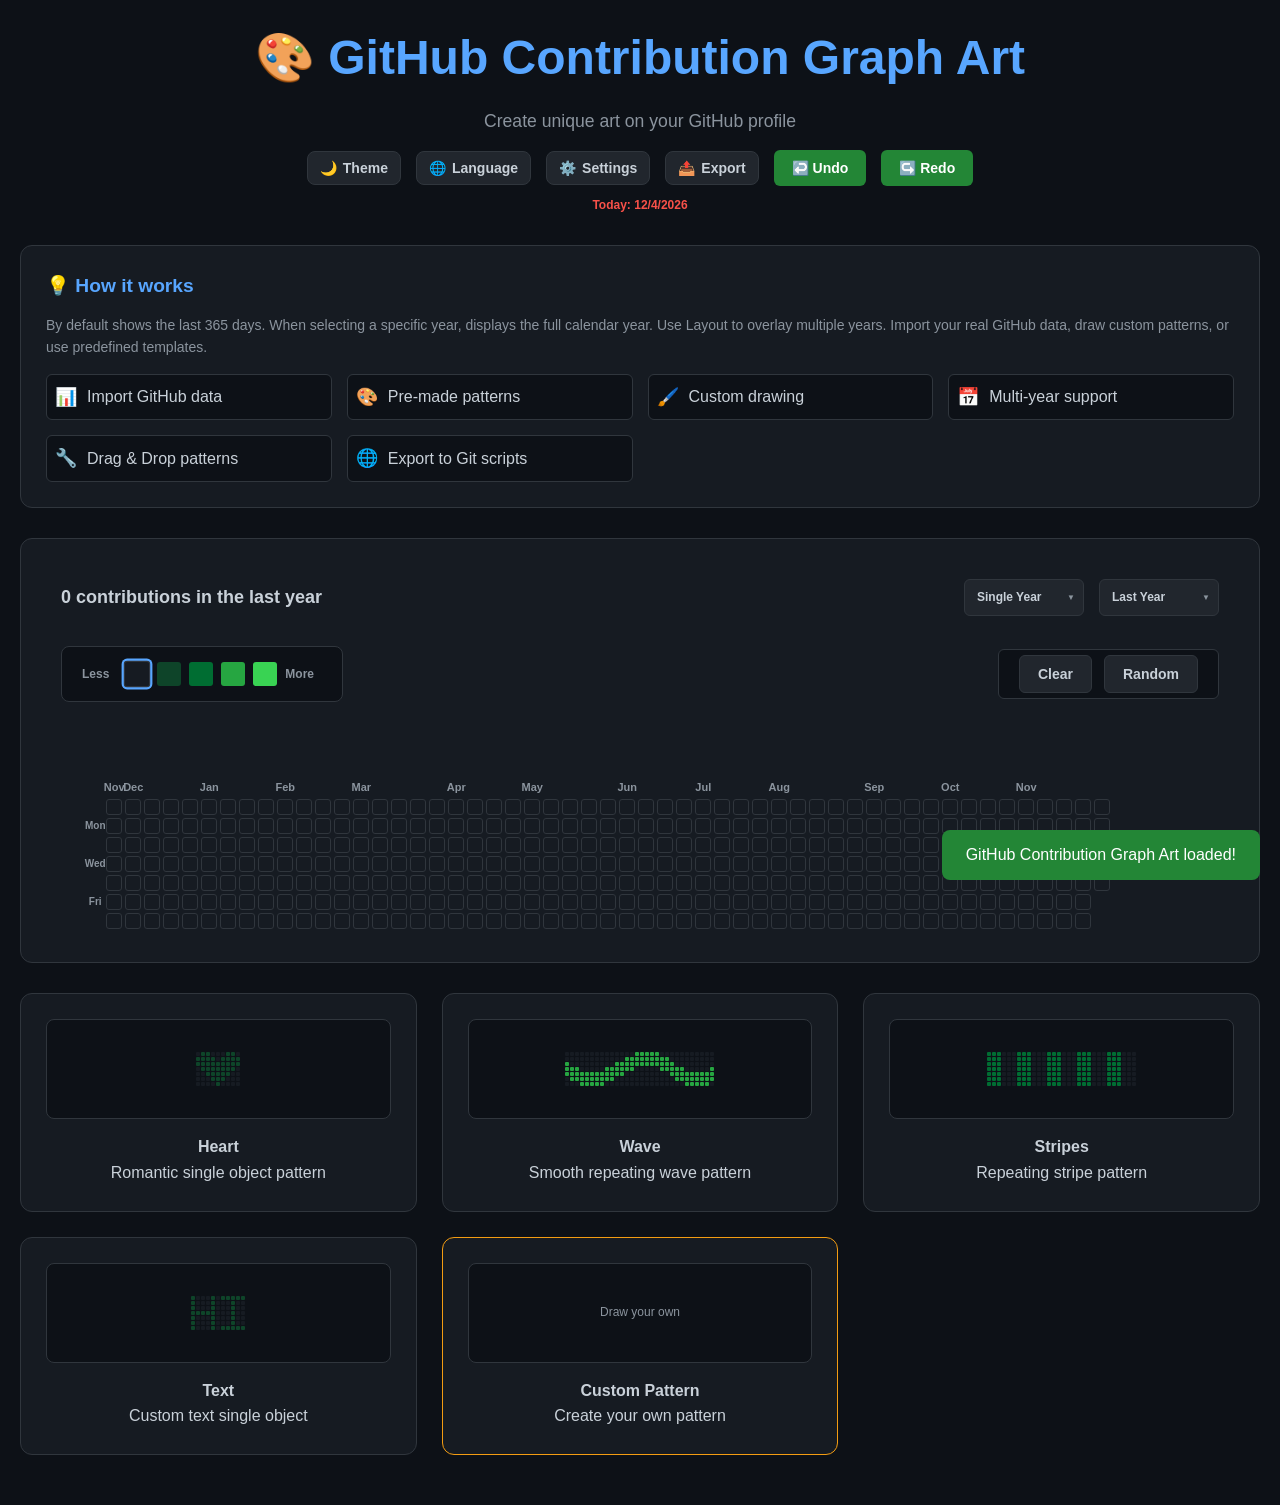
<file: index.html>
<!DOCTYPE html>
<html lang="en">

<head>
    <meta charset="UTF-8">
    <meta name="viewport" content="width=device-width, initial-scale=1.0">
    <title>GitHub Contribution Graph Art Designer</title>
    <link rel="stylesheet" href="./styles.css">
</head>

<body data-theme="dark">
    <div class="container">
        <!-- Header -->
        <div class="header">
            <h1>🎨 GitHub Contribution Graph Art</h1>
            <p data-i18n="subtitle">Create unique art on your GitHub profile</p>
            <div class="header-controls">
                <button class="theme-toggle" onclick="toggleTheme()">
                    <span class="theme-icon">🌙</span>
                    <span data-i18n="theme">Theme</span>
                </button>
                <button class="lang-toggle" onclick="toggleLanguage()">
                    <span>🌐</span>
                    <span data-i18n="language">Language</span>
                </button>
                <button class="settings-toggle" onclick="toggleSettings()">
                    <span>⚙️</span>
                    <span data-i18n="settings">Settings</span>
                </button>
                <button class="export-toggle" onclick="toggleExport()">
                    <span>📤</span>
                    <span data-i18n="export">Export</span>
                </button>
                <button id="undo-btn" onclick="StateManager.undo()" disabled title="Отменить (Ctrl+Z)">
                    <span>↩️</span>
                    <span data-i18n="undo">Undo</span>
                </button>
                <button id="redo-btn" onclick="StateManager.redo()" disabled title="Повторить (Ctrl+Y)">
                    <span>↪️</span>
                    <span data-i18n="redo">Redo</span>
                </button>
            </div>
            <div class="current-date">
                <span data-i18n="today">Today:</span> <span id="current-date"></span>
            </div>
        </div>

        <!-- Info Box -->
        <div class="info-box">
            <h4 data-i18n="how_it_works">💡 How it works</h4>
            <p data-i18n="description">By default shows the last 365 days. When selecting a specific year, displays the
                full calendar year. Use Layout to overlay multiple years. Import your real GitHub data, draw custom
                patterns, or use predefined templates.</p>
            <div class="info-features">
                <div class="feature-item">
                    <span class="feature-icon">📊</span>
                    <span data-i18n="feature_import">Import GitHub data</span>
                </div>
                <div class="feature-item">
                    <span class="feature-icon">🎨</span>
                    <span data-i18n="feature_patterns">Pre-made patterns</span>
                </div>
                <div class="feature-item">
                    <span class="feature-icon">🖌️</span>
                    <span data-i18n="feature_custom">Custom drawing</span>
                </div>
                <div class="feature-item">
                    <span class="feature-icon">📅</span>
                    <span data-i18n="feature_multiyear">Multi-year support</span>
                </div>
                <div class="feature-item">
                    <span class="feature-icon">🔧</span>
                    <span data-i18n="feature_drag">Drag & Drop patterns</span>
                </div>
                <div class="feature-item">
                    <span class="feature-icon">🌐</span>
                    <span data-i18n="feature_export">Export to Git scripts</span>
                </div>
            </div>
        </div>

        <!-- Graph Container -->
        <div class="graph-container show-layers-toggle" id="graph-container">
            <div class="graph-header">
                <div class="graph-title">
                    <span id="total-contributions">0</span> <span data-i18n="contributions">contributions</span> <span id="period-text" data-i18n="in_last_year">in the last year</span>
                </div>
                <div class="graph-controls">
                    <div class="dropdown">
                        <div class="dropdown-btn" onclick="toggleLayoutDropdown()">
                            <span id="selected-layout" data-i18n="single_year">Single Year</span>
                        </div>
                        <div class="dropdown-options" id="layout-options">
                            <div class="dropdown-option active" data-layout="single" data-i18n="single_year">Single Year
                            </div>
                            <div class="dropdown-option" data-layout="multi" data-i18n="multi_year">Multi Year</div>
                        </div>
                    </div>
                    <div class="dropdown">
                        <div class="dropdown-btn" id="single-year-dropdown" onclick="toggleYearDropdown()">
                            <span id="selected-year" data-i18n="last_year">Last Year</span>
                        </div>
                        <div class="dropdown-options" id="single-year-options">
                            <div class="dropdown-option active" data-year="last" data-i18n="last_year">Last Year</div>
                            <div class="dropdown-option" data-year="2022">2022</div>
                            <div class="dropdown-option" data-year="2023">2023</div>
                            <div class="dropdown-option" data-year="2024">2024</div>
                            <div class="dropdown-option" data-year="2025">2025</div>
                            <div class="dropdown-option" data-year="2026">2026</div>
                            <div class="dropdown-option" data-year="2027">2027</div>
                        </div>
                        <div class="dropdown-btn" id="multi-mode-dropdown" onclick="toggleMultiModeDropdown()" style="display: none;">
                            <span id="selected-multi-mode" data-i18n="overlay">Overlay</span>
                        </div>
                        <div class="dropdown-options" id="multi-mode-options">
                            <div class="dropdown-option active" data-mode="overlay" data-i18n="overlay">Overlay</div>
                            <div class="dropdown-option" data-mode="continuation" data-i18n="continuation">Continuation
                            </div>
                        </div>
                    </div>
                    <button class="layers-toggle" onclick="toggleLayers()" style="display: none;">
                        <span>📚</span>
                        <span id="layers-toggle-text" data-i18n="layers">Layers</span>
                    </button>
                </div>
            </div>

            <!-- Palette -->
            <div class="palette-container">
                <div class="palette">
                    <span class="palette-label" data-i18n="less">Less</span>
                    <div class="brush-btn active" data-level="0" title="0 commits"></div>
                    <div class="brush-btn" data-level="1" title="1-3 commits"></div>
                    <div class="brush-btn" data-level="2" title="4-6 commits"></div>
                    <div class="brush-btn" data-level="3" title="7-9 commits"></div>
                    <div class="brush-btn" data-level="4" title="10+ commits"></div>
                    <span class="palette-label" data-i18n="more">More</span>
                </div>
                <div class="multi-year-selector" id="multi-year-selector">
                    <h4 style="color: var(--text-accent); position: absolute; top: 80px;" data-i18n="select_years">Select years for
                        overlay (Ctrl+click)</h4>
                    <div class="year-grid" id="year-grid">
                        <div class="year-item" data-year="2020">2020</div>
                        <div class="year-item" data-year="2021">2021</div>
                        <div class="year-item" data-year="2022">2022</div>
                        <div class="year-item" data-year="2023">2023</div>
                        <div class="year-item" data-year="2024">2024</div>
                        <div class="year-item" data-year="2025">2025</div>
                        <div class="year-item" data-year="2026">2026</div>
                        <div class="year-item" data-year="2027">2027</div>
                    </div>
                </div>
                <div class="palette-actions">
                    <button onclick="clearGrid()" class="secondary" data-i18n="clear">Clear</button>
                    <button onclick="fillRandom()" class="secondary" data-i18n="random">Random</button>
                </div>
            </div>



            <!-- Contributions Grid -->
            <div class="contributions-wrapper">
                <div class="layers-container" id="layers-container">
                    <div class="contributions-scroll">
                        <div class="contributions-grid" id="contributions-chart">
                            <!-- Grid will be generated by JavaScript -->
                        </div>
                    </div>
                </div>
            </div>
        </div>

        <!-- Patterns -->
        <div class="patterns">
            <!-- Heart Pattern -->
            <div class="pattern-card" onclick="selectPattern('heart')">
                <div class="pattern-preview" id="heart-preview" draggable="true" ondragstart="dragStart(event, 'heart')"></div>
                <h4 data-i18n="pattern_heart">Heart</h4>
                <p data-i18n="pattern_heart_desc">Romantic single object pattern</p>
                <div class="pattern-settings" id="heart-settings">
                    <div class="pattern-controls">
                        <div class="pattern-control">
                            <label data-i18n="size">Size: <span class="range-value" id="heart-size-value">1</span></label>
                            <input type="range" min="1" max="3" value="1" id="heart-size" oninput="updateRangeValue('heart-size', 'heart-size-value')">
                        </div>
                        <div class="pattern-control">
                            <label data-i18n="intensity">Intensity: <span class="range-value" id="heart-intensity-value">3</span></label>
                            <input type="range" min="1" max="4" value="3" id="heart-intensity" oninput="updateRangeValue('heart-intensity', 'heart-intensity-value')">
                        </div>
                        <div class="pattern-control">
                            <label data-i18n="position">Position:</label>
                            <select id="heart-position">
                                <option value="center" data-i18n="center">Center</option>
                                <option value="left" data-i18n="left">Left</option>
                                <option value="right" data-i18n="right">Right</option>
                            </select>
                        </div>
                    </div>
                    <button onclick="applyPattern('heart')" data-i18n="apply">Apply</button>
                </div>
            </div>

            <!-- Wave Pattern -->
            <div class="pattern-card" onclick="selectPattern('wave')">
                <div class="pattern-preview" id="wave-preview" draggable="true" ondragstart="dragStart(event, 'wave')">
                </div>
                <h4 data-i18n="pattern_wave">Wave</h4>
                <p data-i18n="pattern_wave_desc">Smooth repeating wave pattern</p>
                <div class="pattern-settings" id="wave-settings">
                    <div class="pattern-controls">
                        <div class="pattern-control">
                            <label data-i18n="frequency">Frequency: <span class="range-value" id="wave-frequency-value">5</span></label>
                            <input type="range" min="1" max="10" value="5" id="wave-frequency" oninput="updateRangeValue('wave-frequency', 'wave-frequency-value')">
                        </div>
                        <div class="pattern-control">
                            <label data-i18n="intensity">Intensity: <span class="range-value" id="wave-intensity-value">3</span></label>
                            <input type="range" min="1" max="4" value="3" id="wave-intensity" oninput="updateRangeValue('wave-intensity', 'wave-intensity-value')">
                        </div>
                        <div class="pattern-control">
                            <label data-i18n="repeat">Repeat: <span class="range-value" id="wave-repeat-value">1</span></label>
                            <input type="range" min="1" max="5" value="1" id="wave-repeat" oninput="updateRangeValue('wave-repeat', 'wave-repeat-value')">
                        </div>
                    </div>
                    <button onclick="applyPattern('wave')" data-i18n="apply">Apply</button>
                </div>
            </div>

            <!-- Stripes Pattern -->
            <div class="pattern-card" onclick="selectPattern('stripes')">
                <div class="pattern-preview" id="stripes-preview" draggable="true" ondragstart="dragStart(event, 'stripes')"></div>
                <h4 data-i18n="pattern_stripes">Stripes</h4>
                <p data-i18n="pattern_stripes_desc">Repeating stripe pattern</p>
                <div class="pattern-settings" id="stripes-settings">
                    <div class="pattern-controls">
                        <div class="pattern-control">
                            <label data-i18n="frequency">Width: <span class="range-value" id="stripes-frequency-value">3</span></label>
                            <input type="range" min="1" max="10" value="3" id="stripes-frequency" oninput="updateRangeValue('stripes-frequency', 'stripes-frequency-value')">
                        </div>
                        <div class="pattern-control">
                            <label data-i18n="intensity">Intensity: <span class="range-value" id="stripes-intensity-value">2</span></label>
                            <input type="range" min="1" max="4" value="2" id="stripes-intensity" oninput="updateRangeValue('stripes-intensity', 'stripes-intensity-value')">
                        </div>
                        <div class="pattern-control">
                            <label data-i18n="repeat">Direction:</label>
                            <select id="stripes-repeat">
                                <option value="1" data-i18n="horizontal">Horizontal</option>
                                <option value="2" data-i18n="vertical">Vertical</option>
                                <option value="3" data-i18n="diagonal">Diagonal</option>
                            </select>
                        </div>
                    </div>
                    <button onclick="applyPattern('stripes')" data-i18n="apply">Apply</button>
                </div>
            </div>

            <!-- Text Pattern -->
            <div class="pattern-card" onclick="selectPattern('text')">
                <div class="pattern-preview" id="text-preview" draggable="true" ondragstart="dragStart(event, 'text')">
                </div>
                <h4 data-i18n="pattern_text">Text</h4>
                <p data-i18n="pattern_text_desc">Custom text single object</p>
                <div class="pattern-settings" id="text-settings">
                    <div class="pattern-controls">
                        <div class="pattern-control">
                            <label data-i18n="text">Text:</label>
                            <input type="text" id="text-size" placeholder="Enter text" value="HELLO">
                        </div>
                        <div class="pattern-control">
                            <label data-i18n="intensity">Intensity: <span class="range-value" id="text-intensity-value">3</span></label>
                            <input type="range" min="1" max="4" value="3" id="text-intensity" oninput="updateRangeValue('text-intensity', 'text-intensity-value')">
                        </div>
                        <div class="pattern-control">
                            <label data-i18n="position">Position:</label>
                            <select id="text-position">
                                <option value="center" data-i18n="center">Center</option>
                                <option value="left" data-i18n="left">Left</option>
                                <option value="right" data-i18n="right">Right</option>
                            </select>
                        </div>
                    </div>
                    <button onclick="applyPattern('text')" data-i18n="apply">Apply</button>
                </div>
            </div>

            <!-- Custom Pattern -->
            <div class="pattern-card custom" onclick="selectPattern('custom')">
                <div class="pattern-preview" id="custom-preview" draggable="true" ondragstart="dragStart(event, 'custom')">
                    <div style="color: var(--text-secondary); font-size: 12px;" data-i18n="draw_your_own">Draw your own
                    </div>
                </div>
                <h4 data-i18n="pattern_custom">Custom Pattern</h4>
                <p data-i18n="pattern_custom_desc">Create your own pattern</p>
                <div class="pattern-settings" id="custom-settings">
                    <div class="custom-pattern-creator">
                        <label data-i18n="pattern_name">Pattern Name:</label>
                        <input type="text" id="custom-size" placeholder="My Pattern" style="margin: 10px 0;">
                        <div class="pattern-grid" id="custom-pattern-grid"></div>
                        <div class="pattern-controls">
                            <div class="pattern-control">
                                <label data-i18n="intensity">Intensity: <span class="range-value" id="custom-intensity-value">3</span></label>
                                <input type="range" min="1" max="4" value="3" id="custom-intensity" oninput="updateRangeValue('custom-intensity', 'custom-intensity-value')">
                            </div>
                            <div class="pattern-control">
                                <label data-i18n="position">Position:</label>
                                <select id="custom-position">
                                    <option value="center" data-i18n="center">Center</option>
                                    <option value="left" data-i18n="left">Left</option>
                                    <option value="right" data-i18n="right">Right</option>
                                </select>
                            </div>
                        </div>
                        <button onclick="saveCustomPattern()" data-i18n="save_pattern">Save Pattern</button>
                    </div>
                    <button onclick="applyPattern('custom')" data-i18n="apply">Apply</button>
                </div>
            </div>
        </div>
    </div>

    <!-- Settings Panel -->
    <div class="settings-panel" id="settings-panel">
        <div class="settings-header">
            <h3 data-i18n="settings">Settings</h3>
            <button class="close-settings" onclick="toggleSettings()">×</button>
        </div>

        <div class="settings-section">
            <h4 data-i18n="github_import">GitHub Import</h4>
            <div class="github-import">
                <div class="github-form">
                    <input type="text" id="github-username" placeholder="GitHub username" data-i18n-placeholder="github_username">
                    <input type="text" id="github-token" placeholder="GitHub token (optional)" data-i18n-placeholder="github_token">
                    <button onclick="importFromGitHub()" data-i18n="import_github">Import from GitHub</button>
                </div>
            </div>
        </div>

        <div class="settings-section">
            <h4 data-i18n="general_settings">General Settings</h4>
            <div class="checkbox-group">
                <input type="checkbox" id="only-past" checked>
                <label for="only-past" data-i18n="only_past_days">Only past days</label>
            </div>
            <div class="checkbox-group">
                <input type="checkbox" id="auto-save" checked>
                <label for="auto-save" data-i18n="auto_save">Auto-save progress</label>
            </div>
        </div>

        <div class="settings-section">
            <h4 data-i18n="import_export">Import & Export</h4>
            <button onclick="importJSON()" class="secondary" data-i18n="import_json">Import JSON</button>
            <input type="file" id="json-import" accept=".json" style="display: none;" onchange="handleJSONImport(event)">
        </div>
    </div>

    <!-- Export Panel -->
    <div class="export-panel" id="export-panel">
        <div class="export-header">
            <h3 data-i18n="export">Export</h3>
            <button class="close-export" onclick="toggleExport()">×</button>
        </div>

        <div class="export-options">
            <button onclick="exportScript()" data-i18n="export_script">⚙️ Shell Script</button>
            <button onclick="exportJSON()" data-i18n="export_json">📄 JSON Data</button>
            <button onclick="saveImage()" data-i18n="export_image">🖼️ PNG Image</button>
            <button onclick="exportCSV()" data-i18n="export_csv">📊 CSV Data</button>
        </div>
    </div>

    <!-- Notification -->
    <div class="notification" id="notification"></div>
    <script src="./index.js"></script>
</body>

</html>

</html>
</file>
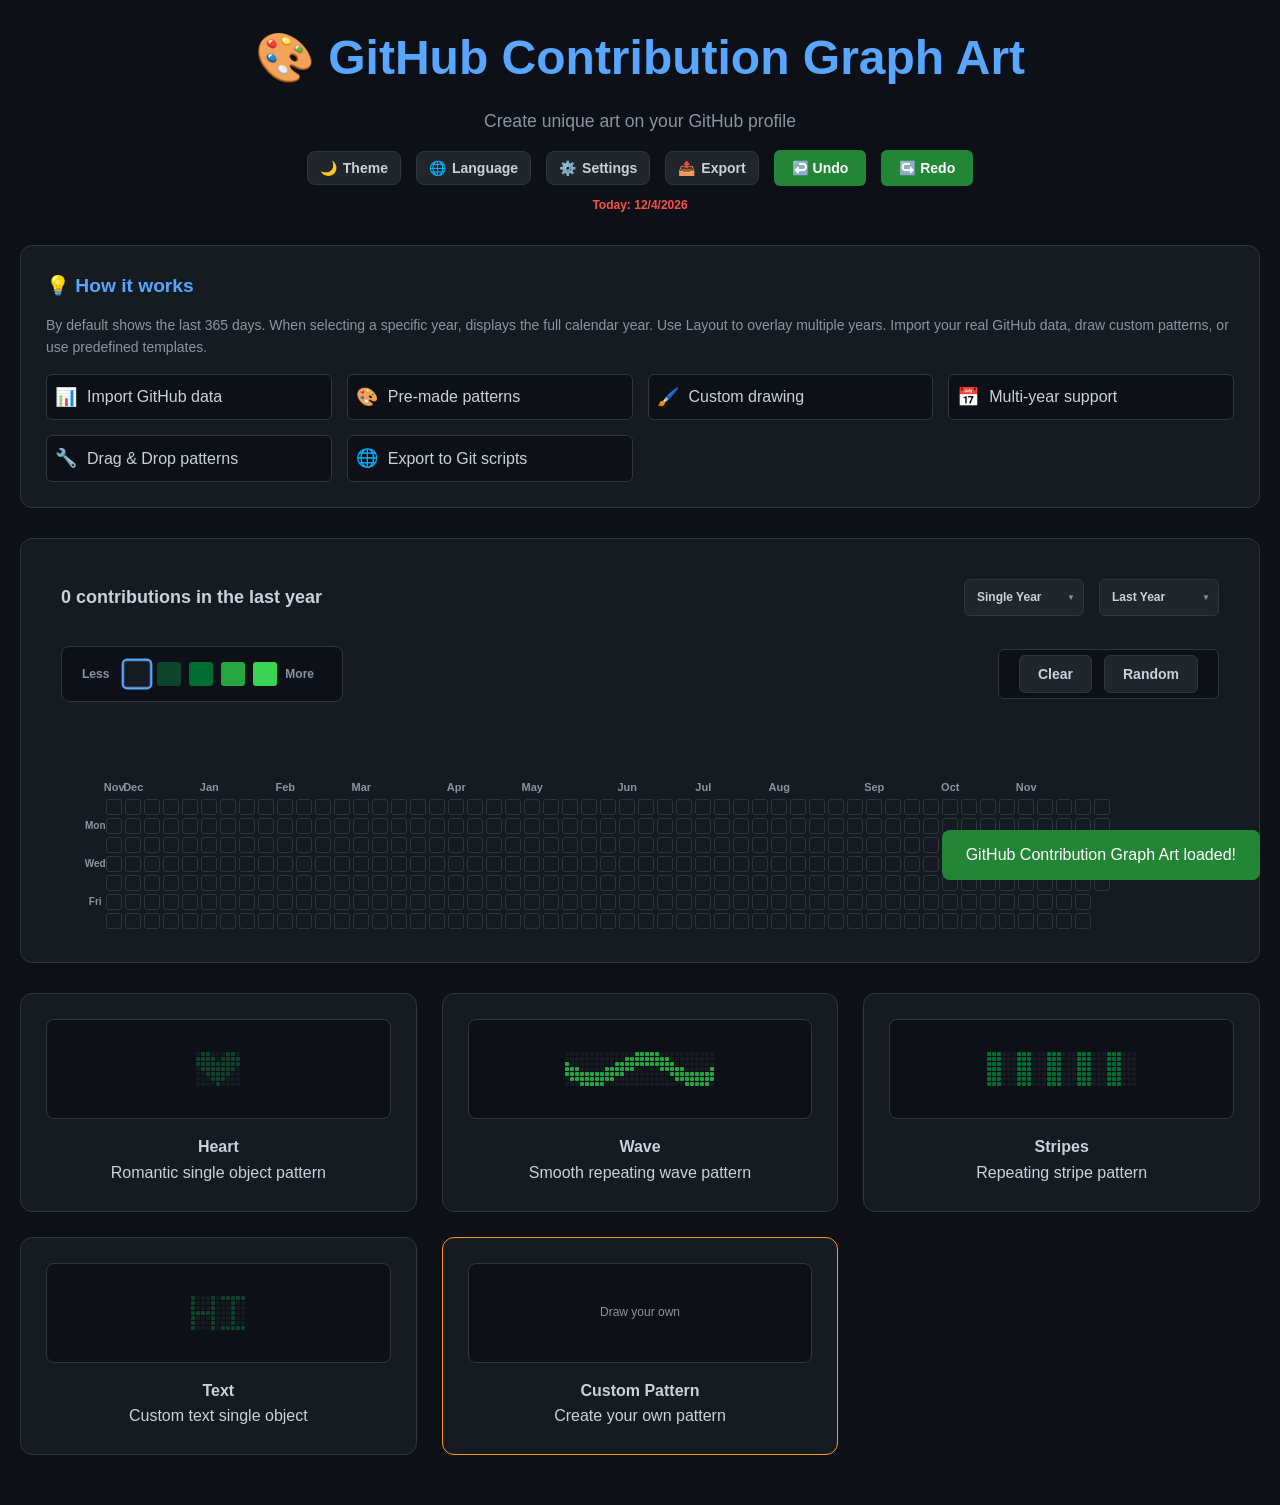
<file: legacy/index.html>
<!DOCTYPE html>
<html lang="en">

<head>
    <meta charset="UTF-8">
    <meta name="viewport" content="width=device-width, initial-scale=1.0">
    <title>GitHub Contribution Graph Art Designer</title>
    <link rel="stylesheet" href="./styles.css">
</head>

<body data-theme="dark">
    <div class="container">
        <!-- Header -->
        <div class="header">
            <h1>🎨 GitHub Contribution Graph Art</h1>
            <p data-i18n="subtitle">Create unique art on your GitHub profile</p>
            <div class="header-controls">
                <button class="theme-toggle" onclick="toggleTheme()">
                    <span class="theme-icon">🌙</span>
                    <span data-i18n="theme">Theme</span>
                </button>
                <button class="lang-toggle" onclick="toggleLanguage()">
                    <span>🌐</span>
                    <span data-i18n="language">Language</span>
                </button>
                <button class="settings-toggle" onclick="toggleSettings()">
                    <span>⚙️</span>
                    <span data-i18n="settings">Settings</span>
                </button>
                <button class="export-toggle" onclick="toggleExport()">
                    <span>📤</span>
                    <span data-i18n="export">Export</span>
                </button>
                <button id="undo-btn" onclick="StateManager.undo()" disabled title="Отменить (Ctrl+Z)">
                    <span>↩️</span>
                    <span data-i18n="undo">Undo</span>
                </button>
                <button id="redo-btn" onclick="StateManager.redo()" disabled title="Повторить (Ctrl+Y)">
                    <span>↪️</span>
                    <span data-i18n="redo">Redo</span>
                </button>
            </div>
            <div class="current-date">
                <span data-i18n="today">Today:</span> <span id="current-date"></span>
            </div>
        </div>

        <!-- Info Box -->
        <div class="info-box">
            <h4 data-i18n="how_it_works">💡 How it works</h4>
            <p data-i18n="description">By default shows the last 365 days. When selecting a specific year, displays the
                full calendar year. Use Layout to overlay multiple years. Import your real GitHub data, draw custom
                patterns, or use predefined templates.</p>
            <div class="info-features">
                <div class="feature-item">
                    <span class="feature-icon">📊</span>
                    <span data-i18n="feature_import">Import GitHub data</span>
                </div>
                <div class="feature-item">
                    <span class="feature-icon">🎨</span>
                    <span data-i18n="feature_patterns">Pre-made patterns</span>
                </div>
                <div class="feature-item">
                    <span class="feature-icon">🖌️</span>
                    <span data-i18n="feature_custom">Custom drawing</span>
                </div>
                <div class="feature-item">
                    <span class="feature-icon">📅</span>
                    <span data-i18n="feature_multiyear">Multi-year support</span>
                </div>
                <div class="feature-item">
                    <span class="feature-icon">🔧</span>
                    <span data-i18n="feature_drag">Drag & Drop patterns</span>
                </div>
                <div class="feature-item">
                    <span class="feature-icon">🌐</span>
                    <span data-i18n="feature_export">Export to Git scripts</span>
                </div>
            </div>
        </div>

        <!-- Graph Container -->
        <div class="graph-container show-layers-toggle" id="graph-container">
            <div class="graph-header">
                <div class="graph-title">
                    <span id="total-contributions">0</span> <span data-i18n="contributions">contributions</span> <span id="period-text" data-i18n="in_last_year">in the last year</span>
                </div>
                <div class="graph-controls">
                    <div class="dropdown">
                        <div class="dropdown-btn" onclick="toggleLayoutDropdown()">
                            <span id="selected-layout" data-i18n="single_year">Single Year</span>
                        </div>
                        <div class="dropdown-options" id="layout-options">
                            <div class="dropdown-option active" data-layout="single" data-i18n="single_year">Single Year
                            </div>
                            <div class="dropdown-option" data-layout="multi" data-i18n="multi_year">Multi Year</div>
                        </div>
                    </div>
                    <div class="dropdown">
                        <div class="dropdown-btn" id="single-year-dropdown" onclick="toggleYearDropdown()">
                            <span id="selected-year" data-i18n="last_year">Last Year</span>
                        </div>
                        <div class="dropdown-options" id="single-year-options">
                            <div class="dropdown-option active" data-year="last" data-i18n="last_year">Last Year</div>
                            <div class="dropdown-option" data-year="2022">2022</div>
                            <div class="dropdown-option" data-year="2023">2023</div>
                            <div class="dropdown-option" data-year="2024">2024</div>
                            <div class="dropdown-option" data-year="2025">2025</div>
                            <div class="dropdown-option" data-year="2026">2026</div>
                            <div class="dropdown-option" data-year="2027">2027</div>
                        </div>
                        <div class="dropdown-btn" id="multi-mode-dropdown" onclick="toggleMultiModeDropdown()" style="display: none;">
                            <span id="selected-multi-mode" data-i18n="overlay">Overlay</span>
                        </div>
                        <div class="dropdown-options" id="multi-mode-options">
                            <div class="dropdown-option active" data-mode="overlay" data-i18n="overlay">Overlay</div>
                            <div class="dropdown-option" data-mode="continuation" data-i18n="continuation">Continuation
                            </div>
                        </div>
                    </div>
                    <button class="layers-toggle" onclick="toggleLayers()" style="display: none;">
                        <span>📚</span>
                        <span id="layers-toggle-text" data-i18n="layers">Layers</span>
                    </button>
                </div>
            </div>

            <!-- Palette -->
            <div class="palette-container">
                <div class="palette">
                    <span class="palette-label" data-i18n="less">Less</span>
                    <div class="brush-btn active" data-level="0" title="0 commits"></div>
                    <div class="brush-btn" data-level="1" title="1-3 commits"></div>
                    <div class="brush-btn" data-level="2" title="4-6 commits"></div>
                    <div class="brush-btn" data-level="3" title="7-9 commits"></div>
                    <div class="brush-btn" data-level="4" title="10+ commits"></div>
                    <span class="palette-label" data-i18n="more">More</span>
                </div>
                <div class="multi-year-selector" id="multi-year-selector">
                    <h4 style="color: var(--text-accent); position: absolute; top: 80px;" data-i18n="select_years">Select years for
                        overlay (Ctrl+click)</h4>
                    <div class="year-grid" id="year-grid">
                        <div class="year-item" data-year="2020">2020</div>
                        <div class="year-item" data-year="2021">2021</div>
                        <div class="year-item" data-year="2022">2022</div>
                        <div class="year-item" data-year="2023">2023</div>
                        <div class="year-item" data-year="2024">2024</div>
                        <div class="year-item" data-year="2025">2025</div>
                        <div class="year-item" data-year="2026">2026</div>
                        <div class="year-item" data-year="2027">2027</div>
                    </div>
                </div>
                <div class="palette-actions">
                    <button onclick="clearGrid()" class="secondary" data-i18n="clear">Clear</button>
                    <button onclick="fillRandom()" class="secondary" data-i18n="random">Random</button>
                </div>
            </div>



            <!-- Contributions Grid -->
            <div class="contributions-wrapper">
                <div class="layers-container" id="layers-container">
                    <div class="contributions-scroll">
                        <div class="contributions-grid" id="contributions-chart">
                            <!-- Grid will be generated by JavaScript -->
                        </div>
                    </div>
                </div>
            </div>
        </div>

        <!-- Patterns -->
        <div class="patterns">
            <!-- Heart Pattern -->
            <div class="pattern-card" onclick="selectPattern('heart')">
                <div class="pattern-preview" id="heart-preview" draggable="true" ondragstart="dragStart(event, 'heart')"></div>
                <h4 data-i18n="pattern_heart">Heart</h4>
                <p data-i18n="pattern_heart_desc">Romantic single object pattern</p>
                <div class="pattern-settings" id="heart-settings">
                    <div class="pattern-controls">
                        <div class="pattern-control">
                            <label data-i18n="size">Size: <span class="range-value" id="heart-size-value">1</span></label>
                            <input type="range" min="1" max="3" value="1" id="heart-size" oninput="updateRangeValue('heart-size', 'heart-size-value')">
                        </div>
                        <div class="pattern-control">
                            <label data-i18n="intensity">Intensity: <span class="range-value" id="heart-intensity-value">3</span></label>
                            <input type="range" min="1" max="4" value="3" id="heart-intensity" oninput="updateRangeValue('heart-intensity', 'heart-intensity-value')">
                        </div>
                        <div class="pattern-control">
                            <label data-i18n="position">Position:</label>
                            <select id="heart-position">
                                <option value="center" data-i18n="center">Center</option>
                                <option value="left" data-i18n="left">Left</option>
                                <option value="right" data-i18n="right">Right</option>
                            </select>
                        </div>
                    </div>
                    <button onclick="applyPattern('heart')" data-i18n="apply">Apply</button>
                </div>
            </div>

            <!-- Wave Pattern -->
            <div class="pattern-card" onclick="selectPattern('wave')">
                <div class="pattern-preview" id="wave-preview" draggable="true" ondragstart="dragStart(event, 'wave')">
                </div>
                <h4 data-i18n="pattern_wave">Wave</h4>
                <p data-i18n="pattern_wave_desc">Smooth repeating wave pattern</p>
                <div class="pattern-settings" id="wave-settings">
                    <div class="pattern-controls">
                        <div class="pattern-control">
                            <label data-i18n="frequency">Frequency: <span class="range-value" id="wave-frequency-value">5</span></label>
                            <input type="range" min="1" max="10" value="5" id="wave-frequency" oninput="updateRangeValue('wave-frequency', 'wave-frequency-value')">
                        </div>
                        <div class="pattern-control">
                            <label data-i18n="intensity">Intensity: <span class="range-value" id="wave-intensity-value">3</span></label>
                            <input type="range" min="1" max="4" value="3" id="wave-intensity" oninput="updateRangeValue('wave-intensity', 'wave-intensity-value')">
                        </div>
                        <div class="pattern-control">
                            <label data-i18n="repeat">Repeat: <span class="range-value" id="wave-repeat-value">1</span></label>
                            <input type="range" min="1" max="5" value="1" id="wave-repeat" oninput="updateRangeValue('wave-repeat', 'wave-repeat-value')">
                        </div>
                    </div>
                    <button onclick="applyPattern('wave')" data-i18n="apply">Apply</button>
                </div>
            </div>

            <!-- Stripes Pattern -->
            <div class="pattern-card" onclick="selectPattern('stripes')">
                <div class="pattern-preview" id="stripes-preview" draggable="true" ondragstart="dragStart(event, 'stripes')"></div>
                <h4 data-i18n="pattern_stripes">Stripes</h4>
                <p data-i18n="pattern_stripes_desc">Repeating stripe pattern</p>
                <div class="pattern-settings" id="stripes-settings">
                    <div class="pattern-controls">
                        <div class="pattern-control">
                            <label data-i18n="frequency">Width: <span class="range-value" id="stripes-frequency-value">3</span></label>
                            <input type="range" min="1" max="10" value="3" id="stripes-frequency" oninput="updateRangeValue('stripes-frequency', 'stripes-frequency-value')">
                        </div>
                        <div class="pattern-control">
                            <label data-i18n="intensity">Intensity: <span class="range-value" id="stripes-intensity-value">2</span></label>
                            <input type="range" min="1" max="4" value="2" id="stripes-intensity" oninput="updateRangeValue('stripes-intensity', 'stripes-intensity-value')">
                        </div>
                        <div class="pattern-control">
                            <label data-i18n="repeat">Direction:</label>
                            <select id="stripes-repeat">
                                <option value="1" data-i18n="horizontal">Horizontal</option>
                                <option value="2" data-i18n="vertical">Vertical</option>
                                <option value="3" data-i18n="diagonal">Diagonal</option>
                            </select>
                        </div>
                    </div>
                    <button onclick="applyPattern('stripes')" data-i18n="apply">Apply</button>
                </div>
            </div>

            <!-- Text Pattern -->
            <div class="pattern-card" onclick="selectPattern('text')">
                <div class="pattern-preview" id="text-preview" draggable="true" ondragstart="dragStart(event, 'text')">
                </div>
                <h4 data-i18n="pattern_text">Text</h4>
                <p data-i18n="pattern_text_desc">Custom text single object</p>
                <div class="pattern-settings" id="text-settings">
                    <div class="pattern-controls">
                        <div class="pattern-control">
                            <label data-i18n="text">Text:</label>
                            <input type="text" id="text-size" placeholder="Enter text" value="HELLO">
                        </div>
                        <div class="pattern-control">
                            <label data-i18n="intensity">Intensity: <span class="range-value" id="text-intensity-value">3</span></label>
                            <input type="range" min="1" max="4" value="3" id="text-intensity" oninput="updateRangeValue('text-intensity', 'text-intensity-value')">
                        </div>
                        <div class="pattern-control">
                            <label data-i18n="position">Position:</label>
                            <select id="text-position">
                                <option value="center" data-i18n="center">Center</option>
                                <option value="left" data-i18n="left">Left</option>
                                <option value="right" data-i18n="right">Right</option>
                            </select>
                        </div>
                    </div>
                    <button onclick="applyPattern('text')" data-i18n="apply">Apply</button>
                </div>
            </div>

            <!-- Custom Pattern -->
            <div class="pattern-card custom" onclick="selectPattern('custom')">
                <div class="pattern-preview" id="custom-preview" draggable="true" ondragstart="dragStart(event, 'custom')">
                    <div style="color: var(--text-secondary); font-size: 12px;" data-i18n="draw_your_own">Draw your own
                    </div>
                </div>
                <h4 data-i18n="pattern_custom">Custom Pattern</h4>
                <p data-i18n="pattern_custom_desc">Create your own pattern</p>
                <div class="pattern-settings" id="custom-settings">
                    <div class="custom-pattern-creator">
                        <label data-i18n="pattern_name">Pattern Name:</label>
                        <input type="text" id="custom-size" placeholder="My Pattern" style="margin: 10px 0;">
                        <div class="pattern-grid" id="custom-pattern-grid"></div>
                        <div class="pattern-controls">
                            <div class="pattern-control">
                                <label data-i18n="intensity">Intensity: <span class="range-value" id="custom-intensity-value">3</span></label>
                                <input type="range" min="1" max="4" value="3" id="custom-intensity" oninput="updateRangeValue('custom-intensity', 'custom-intensity-value')">
                            </div>
                            <div class="pattern-control">
                                <label data-i18n="position">Position:</label>
                                <select id="custom-position">
                                    <option value="center" data-i18n="center">Center</option>
                                    <option value="left" data-i18n="left">Left</option>
                                    <option value="right" data-i18n="right">Right</option>
                                </select>
                            </div>
                        </div>
                        <button onclick="saveCustomPattern()" data-i18n="save_pattern">Save Pattern</button>
                    </div>
                    <button onclick="applyPattern('custom')" data-i18n="apply">Apply</button>
                </div>
            </div>
        </div>
    </div>

    <!-- Settings Panel -->
    <div class="settings-panel" id="settings-panel">
        <div class="settings-header">
            <h3 data-i18n="settings">Settings</h3>
            <button class="close-settings" onclick="toggleSettings()">×</button>
        </div>

        <div class="settings-section">
            <h4 data-i18n="github_import">GitHub Import</h4>
            <div class="github-import">
                <div class="github-form">
                    <input type="text" id="github-username" placeholder="GitHub username" data-i18n-placeholder="github_username">
                    <input type="text" id="github-token" placeholder="GitHub token (optional)" data-i18n-placeholder="github_token">
                    <button onclick="importFromGitHub()" data-i18n="import_github">Import from GitHub</button>
                </div>
            </div>
        </div>

        <div class="settings-section">
            <h4 data-i18n="general_settings">General Settings</h4>
            <div class="checkbox-group">
                <input type="checkbox" id="only-past" checked>
                <label for="only-past" data-i18n="only_past_days">Only past days</label>
            </div>
            <div class="checkbox-group">
                <input type="checkbox" id="auto-save" checked>
                <label for="auto-save" data-i18n="auto_save">Auto-save progress</label>
            </div>
        </div>

        <div class="settings-section">
            <h4 data-i18n="import_export">Import & Export</h4>
            <button onclick="importJSON()" class="secondary" data-i18n="import_json">Import JSON</button>
            <input type="file" id="json-import" accept=".json" style="display: none;" onchange="handleJSONImport(event)">
        </div>
    </div>

    <!-- Export Panel -->
    <div class="export-panel" id="export-panel">
        <div class="export-header">
            <h3 data-i18n="export">Export</h3>
            <button class="close-export" onclick="toggleExport()">×</button>
        </div>

        <div class="export-options">
            <button onclick="exportScript()" data-i18n="export_script">⚙️ Shell Script</button>
            <button onclick="exportJSON()" data-i18n="export_json">📄 JSON Data</button>
            <button onclick="saveImage()" data-i18n="export_image">🖼️ PNG Image</button>
            <button onclick="exportCSV()" data-i18n="export_csv">📊 CSV Data</button>
        </div>
    </div>

    <!-- Notification -->
    <div class="notification" id="notification"></div>
    <script src="./index.js"></script>
</body>

</html>

</html>
</file>
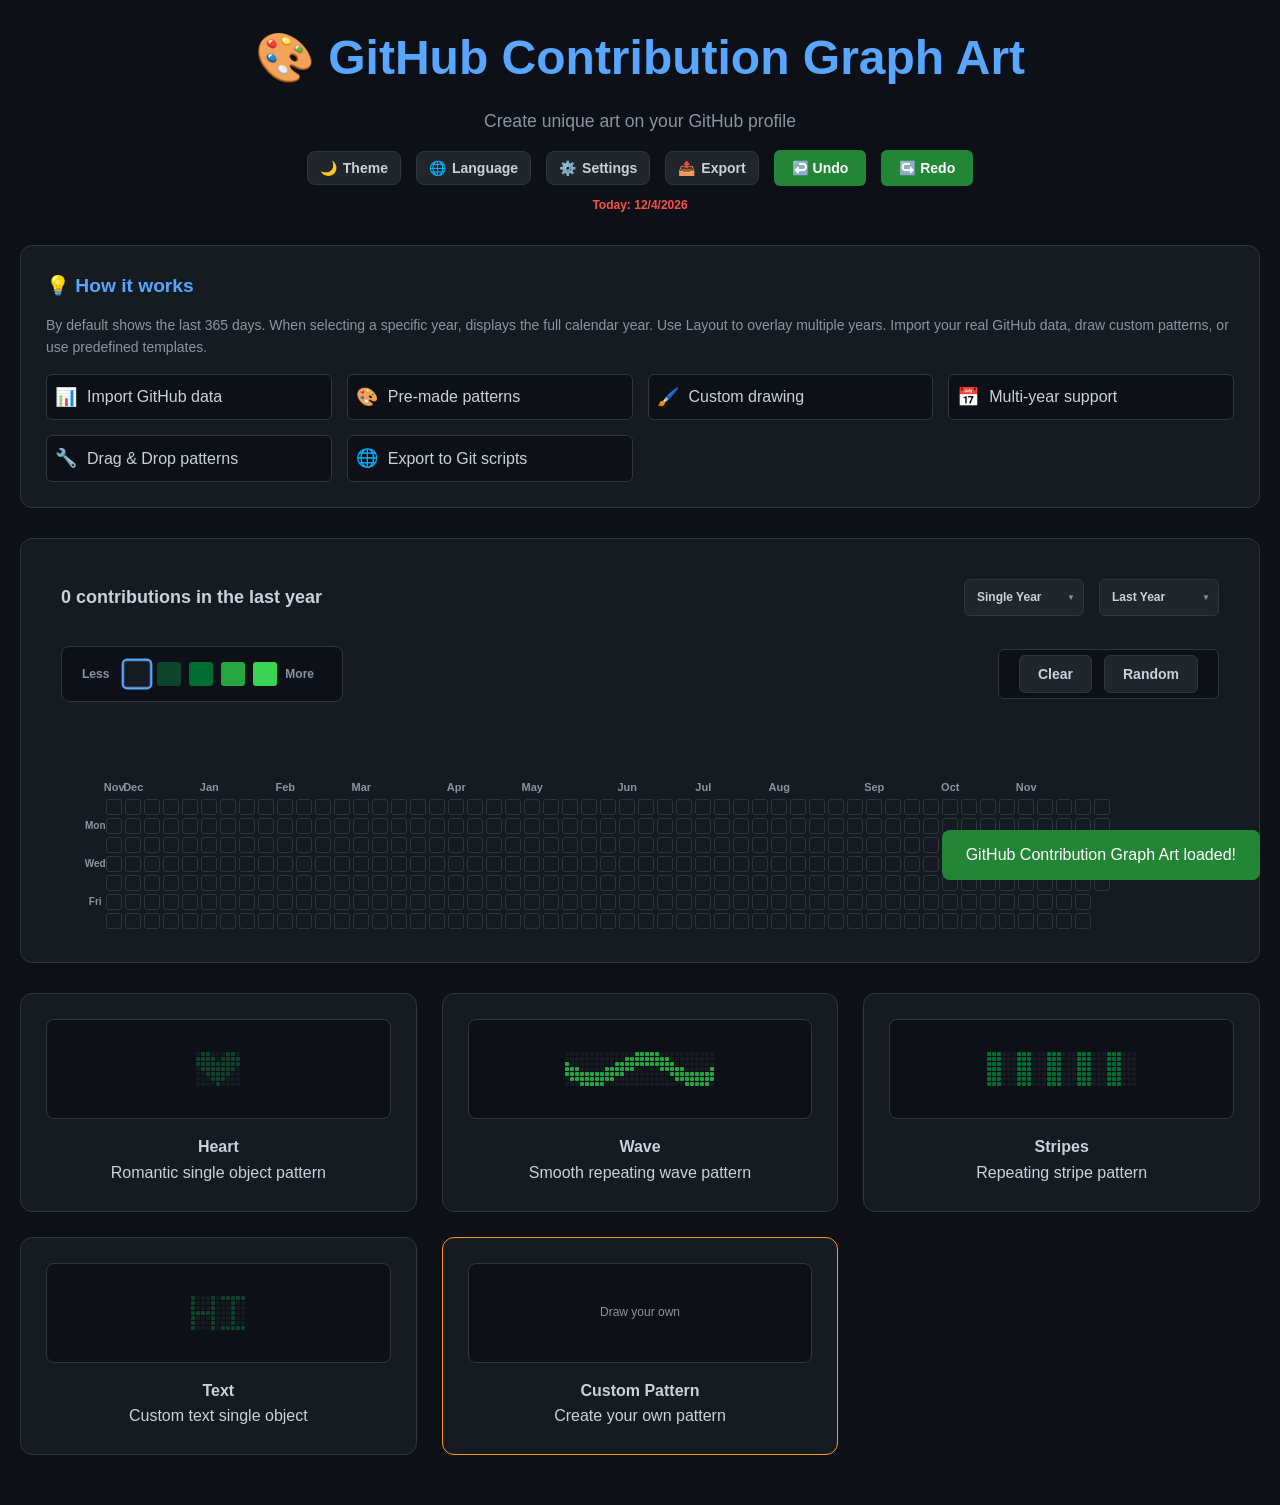
<file: app/create-contribution-art.html>
<!DOCTYPE html>
<html lang="en">

<head>
    <meta charset="UTF-8">
    <meta name="viewport" content="width=device-width, initial-scale=1.0">
    <title>GitHub Contribution Graph Art Designer</title>
    <style>
        :root {
            --bg-primary: #0d1117;
            --bg-secondary: #161b22;
            --bg-tertiary: #21262d;
            --border-primary: #30363d;
            --border-accent: #58a6ff;
            --text-primary: #c9d1d9;
            --text-secondary: #8b949e;
            --text-accent: #58a6ff;
            --text-danger: #f85149;
            --button-primary: #238636;
            --button-hover: #2ea043;
            --contribution-0: #161b22;
            --contribution-1: #0e4429;
            --contribution-2: #006d32;
            --contribution-3: #26a641;
            --contribution-4: #39d353;
        }

        [data-theme="light"] {
            --bg-primary: #ffffff;
            --bg-secondary: #f6f8fa;
            --bg-tertiary: #ffffff;
            --border-primary: #d0d7de;
            --border-accent: #0969da;
            --text-primary: #24292f;
            --text-secondary: #656d76;
            --text-accent: #0969da;
            --text-danger: #cf222e;
            --button-primary: #1f883d;
            --button-hover: #1a7f37;
            --contribution-0: #ebedf0;
            --contribution-1: #9be9a8;
            --contribution-2: #40c463;
            --contribution-3: #30a14e;
            --contribution-4: #216e39;
        }

        * {
            margin: 0;
            padding: 0;
            box-sizing: border-box;
        }

        body {
            font-family: -apple-system, BlinkMacSystemFont, 'Segoe UI', Roboto, sans-serif;
            background: var(--bg-primary);
            color: var(--text-primary);
            min-height: 100vh;
            line-height: 1.6;
        }

        .container {
            max-width: 1400px;
            margin: 0 auto;
            padding: 20px;
        }

        /* Header */
        .header {
            text-align: center;
            margin-bottom: 30px;
            position: relative;
        }

        .header h1 {
            color: var(--text-accent);
            margin-bottom: 10px;
            font-size: clamp(2rem, 4vw, 3rem);
            font-weight: 700;
        }

        .header p {
            color: var(--text-secondary);
            font-size: 1.1em;
            margin-bottom: 15px;
        }

        .header-controls {
            display: flex;
            justify-content: center;
            gap: 15px;
            flex-wrap: wrap;
            align-items: center;
        }

        .theme-toggle,
        .lang-toggle,
        .settings-toggle,
        .export-toggle {
            background: var(--bg-tertiary);
            border: 1px solid var(--border-primary);
            border-radius: 8px;
            padding: 8px 12px;
            color: var(--text-primary);
            cursor: pointer;
            font-size: 14px;
            transition: all 0.2s;
            display: flex;
            align-items: center;
            gap: 6px;
        }

        .theme-toggle:hover,
        .lang-toggle:hover,
        .settings-toggle:hover,
        .export-toggle:hover {
            background: var(--bg-secondary);
            border-color: var(--border-accent);
        }

        .current-date {
            font-size: 12px;
            color: var(--text-danger);
            font-weight: bold;
            margin-top: 10px;
        }

        /* Info Box */
        .info-box {
            background: var(--bg-secondary);
            border: 1px solid var(--border-primary);
            border-radius: 12px;
            padding: 25px;
            margin-bottom: 30px;
            position: relative;
        }

        .info-box h4 {
            color: var(--text-accent);
            margin-bottom: 12px;
            font-size: 1.2em;
        }

        .info-box p {
            color: var(--text-secondary);
            font-size: 14px;
            margin-bottom: 15px;
        }

        .info-features {
            display: grid;
            grid-template-columns: repeat(auto-fit, minmax(250px, 1fr));
            gap: 15px;
            margin-top: 15px;
        }

        .feature-item {
            display: flex;
            align-items: center;
            gap: 10px;
            padding: 8px;
            background: var(--bg-primary);
            border-radius: 6px;
            border: 1px solid var(--border-primary);
        }

        .feature-icon {
            font-size: 18px;
        }

        /* Graph Container */
        .graph-container {
            background: var(--bg-secondary);
            border: 1px solid var(--border-primary);
            border-radius: 12px;
            padding: 40px;
            margin-bottom: 30px;
            position: relative;
        }

        .graph-header {
            display: flex;
            justify-content: space-between;
            align-items: center;
            margin-bottom: 30px;
            flex-wrap: wrap;
            gap: 15px;
        }

        .graph-title {
            font-size: 18px;
            color: var(--text-primary);
            font-weight: 600;
        }

        .graph-controls {
            display: flex;
            align-items: center;
            gap: 15px;
            flex-wrap: wrap;
        }

        /* Palette */
        .palette-container {

            display: flex;
            justify-content: space-between;
            align-items: center;
            flex-wrap: wrap;
            gap: 15px;
        }

        .palette {
            display: flex;
            align-items: center;
            gap: 8px;
            background: var(--bg-primary);
            border: 1px solid var(--border-primary);
            border-radius: 8px;
            padding: 15px 20px;
        }

        .palette-label {
            font-size: 12px;
            color: var(--text-secondary);
            margin-right: 8px;
            font-weight: 600;
        }

        .brush-btn {
            width: 24px;
            height: 24px;
            border: 2px solid transparent;
            border-radius: 3px;
            cursor: pointer;
            transition: all 0.2s;
            position: relative;
        }

        .brush-btn:hover {
            transform: scale(1.15);
            border-color: var(--border-accent);
        }

        .brush-btn.active {
            border-color: var(--border-accent);
            box-shadow: 0 0 0 2px var(--border-accent);
            transform: scale(1.1);
        }

        .brush-btn[data-level="0"] {
            background: var(--contribution-0);
            border: 1px solid var(--border-primary);
        }

        .brush-btn[data-level="1"] {
            background: var(--contribution-1);
        }

        .brush-btn[data-level="2"] {
            background: var(--contribution-2);
        }

        .brush-btn[data-level="3"] {
            background: var(--contribution-3);
        }

        .brush-btn[data-level="4"] {
            background: var(--contribution-4);
        }

        .palette-actions {
            display: flex;
            gap: 12px;
            padding: 5px 20px;
            background: var(--bg-primary);
            border: 1px solid var(--border-primary);
            border-radius: 6px;
        }

        /* Contributions Grid */
        .contributions-wrapper {
            position: relative;
        }

        .contributions-scroll {
            overflow-x: auto;
            padding: 15px 5px;
            scrollbar-width: thin;
            scrollbar-color: var(--border-primary) var(--bg-secondary);
            position: relative;
        }
        .contributions-scroll {
            padding-bottom: 19px;
        }

        .contributions-scroll::-webkit-scrollbar {
            height: 8px;
        }

        .contributions-scroll::-webkit-scrollbar-track {
            background: var(--bg-secondary);
            border-radius: 4px;
        }

        .contributions-scroll::-webkit-scrollbar-thumb {
            background: var(--border-primary);
            border-radius: 4px;
        }

        .contributions-scroll::-webkit-scrollbar-thumb:hover {
            background: var(--border-accent);
        }

        /* GitHub-style contributions grid */
        .contributions-grid {
            display: inline-grid;
            grid-auto-flow: column;
            grid-template-rows: repeat(8, 1fr);
            grid-gap: 3px;
            font-size: 12px;
        }

        .contributions-grid [data-week][data-day="0"].year-boundary {
            position: relative;
        }

        .contributions-grid [data-week][data-day="0"].year-boundary::before {
            content: "";
            position: absolute;
            top: 0;
            bottom: 0;
            left: -2px;
            border-left: 2px dashed var(--text-secondary);
            z-index: 1;
            height: calc(7 * 16px + 6 * 3px);
            /* 7 ячеек * 16px + 6 gap'ов * 3px */
            transform: translateY(0);
        }

        .contribution-cell {
            width: 16px;
            height: 16px;
            border-radius: 3px;
            transition: all 0.1s;
        }

        .contribution-cell:hover {
            border: 2px solid var(--border-accent);
        }

        .contribution-cell.today {
            border: 2px solid var(--text-danger);
        }

        .contribution-cell.future {
            opacity: 0.3;
            cursor: not-allowed;
        }

        .contribution-cell-weekday,
        .contribution-cell-month {
            display: flex;
            align-items: center;
            justify-content: center;
            font-size: 10px;
            font-weight: 600;
            color: var(--text-secondary);
            background: transparent;
        }

        .contribution-cell-month {
            font-size: 11px;
            font-weight: 700;
        }

        .contribution-cell-skip {
            background: transparent;
        }

        .contribution-cell-day {
            cursor: pointer;
            background: var(--contribution-0);
            border: 1px solid var(--border-primary);
        }

        .contribution-cell-day[data-level="1"] {
            background: var(--contribution-1);
        }

        .contribution-cell-day[data-level="2"] {
            background: var(--contribution-2);
        }

        .contribution-cell-day[data-level="3"] {
            background: var(--contribution-3);
        }

        .contribution-cell-day[data-level="4"] {
            background: var(--contribution-4);
        }

        /* Drag and drop */
        .contributions-grid.drag-over {
            background: rgba(88, 166, 255, 0.1);
            border-radius: 8px;
            outline: 2px dashed var(--border-accent);
        }

        /* Layers functionality */
        .layer {
            --tx: 0px;
            --ty: 0px;
            --tab-offset: 0px;
            --tab-height: 30px;
            position: absolute;
            top: 40px;
            left: 0;
            transform: translate(var(--tx), var(--ty)) scale(1);
            transition: all 0.5s cubic-bezier(0.4, 0, 0.2, 1);
            z-index: 1;
            background: var(--bg-secondary);
            border: 1px solid var(--border-primary);
            border-radius: 12px;
            padding: 20px;
            pointer-events: none;
        }

        /* Стили для основного слоя */
        .main-layer {
            position: absolute !important;
            transform: none !important;
            background: transparent !important;
            border: none !important;
            padding: 21.250px !important;
            pointer-events: all !important;
            transition: all 0.5s cubic-bezier(0.4, 0, 0.2, 1) !important;
        }

        .layers-expanded .main-layer {
            opacity: 0;
            pointer-events: none;
        }

        .layers-expanded .layer {
            pointer-events: all;
        }

        /* Обновленные стили для табов и info */
        .layer-header {
            position: absolute;
            top: calc(-40px - var(--ty));
            bottom: 100%;
            right: var(--tab-offset);
            height: auto;
            background: var(--bg-primary);
            padding: 6px 15px;
            border-radius: 6px 6px 0 0;
            border: 1px solid var(--border-primary);
            border-bottom: none;
            font-size: 1.2em;
            font-weight: bold;
            color: var(--text-accent);
            transition: all 0.5s cubic-bezier(0.4, 0, 0.2, 1);
            opacity: 0;
            transform: translateY(100%);
            z-index: 2;
            white-space: nowrap;
            min-width: 80px;
            text-align: center;
            display: flex;
            align-items: flex-start;
            padding-top: 8px;
        }

        .layer-info {
            position: absolute;
            top: 0px;
            right: 0px;
            background: var(--bg-primary);
            padding: 0px 10px;
            border-radius: 4px;
            border: 1px solid var(--border-primary);
            font-size: 0.9em;
            color: var(--text-secondary);
            transition: all 0.5s cubic-bezier(0.4, 0, 0.2, 1);
            opacity: 0;
            transform: translateY(10px);
            white-space: nowrap;
        }

        .layers-expanded .layer-header,
        .layers-expanded .layer-info {
            opacity: 1;
            transform: translateY(0);
        }

        .layers-expanded .layer:hover .layer-header {
            background: var(--bg-tertiary);
            border-color: var(--border-accent);
        }

        .layers-expanded .layer:hover .layer-info {
            background: var(--bg-tertiary);
            border-color: var(--border-primary);
        }

        /* Обновленные смещения для слоев и их табов */
        .layers-expanded .layer:nth-child(1) { --tx: 0px; --ty: 0px; }
        .layers-expanded .layer:nth-child(2) { --tx: 20px; --ty: 20px; }
        .layers-expanded .layer:nth-child(3) { --tx: 40px; --ty: 40px; }
        .layers-expanded .layer:nth-child(4) { --tx: 60px; --ty: 60px; }
        .layers-expanded .layer:nth-child(5) { --tx: 80px; --ty: 80px; }
        .layers-expanded .layer:nth-child(6) { --tx: 100px; --ty: 100px; }
        .layers-expanded .layer:nth-child(7) { --tx: 120px; --ty: 120px; }
        .layers-expanded .layer:nth-child(8) { --tx: 140px; --ty: 140px; }
        .layers-expanded .layer:nth-child(9) { --tx: 160px; --ty: 160px; }

        /* Стили для табов - только горизонтальные отступы */
        .layers-expanded .layer:nth-last-child(1) { --tab-offset: 0px; }
        .layers-expanded .layer:nth-last-child(2) { --tab-offset: 60px; }
        .layers-expanded .layer:nth-last-child(3) { --tab-offset: 120px; }
        .layers-expanded .layer:nth-last-child(4) { --tab-offset: 180px; }
        .layers-expanded .layer:nth-last-child(5) { --tab-offset: 240px; }
        .layers-expanded .layer:nth-last-child(6) { --tab-offset: 300px; }
        .layers-expanded .layer:nth-last-child(7) { --tab-offset: 360px; }
        .layers-expanded .layer:nth-last-child(8) { --tab-offset: 420px; }
        .layers-expanded .layer:nth-last-child(9) { --tab-offset: 480px; }

        .layer:hover {
            transform: translate(var(--tx), var(--ty)) scale(1.02);
            z-index: 100;
            box-shadow: 0 10px 30px rgba(0,0,0,0.25);
            cursor: pointer;
        }

        /* Отключаем hover-эффект на гриде */
        .layer .contributions-grid {
            pointer-events: all;
            cursor: crosshair;
        }

        .layer .contributions-grid:hover {
            cursor: crosshair;
        }

        .layer:hover .contributions-grid {
            transform: none;
            box-shadow: none;
        }

        #layers-container {
            position: relative;
            width: 100%;
            padding-top: 40px;
            min-height: 220px;
            height: 220px;
            transition: all 0.5s cubic-bezier(0.4, 0, 0.2, 1);
            will-change: height, transform;
            transform-origin: top;
        }

        #layers-container.with-layers {
            height: calc(200px + var(--layer-count, 1) * 20px + 20px);
        }

        /* Patterns */
        .patterns {
            display: grid;
            grid-template-columns: repeat(auto-fit, minmax(350px, 1fr));
            gap: 25px;
            margin-bottom: 30px;
        }

        .pattern-card {
            background: var(--bg-secondary);
            border: 1px solid var(--border-primary);
            border-radius: 12px;
            padding: 25px;
            text-align: center;
            cursor: pointer;
            transition: all 0.2s;
            position: relative;
        }

        .pattern-card:hover {
            border-color: var(--border-accent);
            background: var(--bg-tertiary);
            transform: translateY(-3px);
            box-shadow: 0 8px 25px rgba(0, 0, 0, 0.1);
        }

        .pattern-card.active {
            border-color: var(--border-accent);
            background: var(--bg-tertiary);
        }

        .pattern-card.custom {
            border-color: #f39c12;
        }

        .pattern-preview {
            width: 100%;
            height: 100px;
            background: var(--bg-primary);
            border: 1px solid var(--border-primary);
            border-radius: 8px;
            margin-bottom: 15px;
            display: flex;
            align-items: center;
            justify-content: center;
            overflow: hidden;
            cursor: grab;
            transition: all 0.2s;
        }

        .pattern-preview:hover {
            border-color: var(--border-accent);
        }

        .pattern-preview.dragging {
            opacity: 0.7;
            transform: scale(0.9);
            cursor: grabbing;
        }

        .pattern-matrix {
            display: grid;
            gap: 1px;
            max-width: 100%;
            max-height: 100%;
        }

        .pattern-cell {
            width: 4px;
            height: 4px;
            border-radius: 1px;
        }

        .pattern-settings {
            display: none;
            margin-top: 20px;
            padding: 20px;
            background: var(--bg-primary);
            border: 1px solid var(--border-primary);
            border-radius: 8px;
        }

        .pattern-settings.show {
            display: block;
        }

        /* Unified Pattern Controls */
        .pattern-controls {
            display: grid;
            grid-template-columns: repeat(auto-fit, minmax(180px, 1fr));
            gap: 20px;
            margin-bottom: 20px;
        }

        .pattern-control {
            display: flex;
            flex-direction: column;
            gap: 8px;
        }

        .pattern-control label {
            font-size: 12px;
            color: var(--text-secondary);
            font-weight: 600;
            display: flex;
            justify-content: space-between;
            align-items: center;
        }

        .range-value {
            font-size: 11px;
            color: var(--text-accent);
            font-weight: bold;
            background: var(--bg-tertiary);
            padding: 2px 6px;
            border-radius: 3px;
            display: flex;
            align-items: center;
            gap: 6px;
        }

        .range-color-indicator {
            width: 16px;
            height: 16px;
            border-radius: 2px;
            border: 1px solid var(--border-primary);
        }

        /* Dropdowns */
        .dropdown {
            position: relative;
            display: inline-block;
        }

        .dropdown-btn {
            background: var(--bg-tertiary);
            border: 1px solid var(--border-primary);
            border-radius: 6px;
            padding: 8px 30px 8px 12px;
            color: var(--text-primary);
            cursor: pointer;
            font-size: 12px;
            position: relative;
            min-width: 120px;
            font-weight: 600;
        }

        .dropdown-btn:hover {
            background: var(--bg-primary);
            border-color: var(--border-accent);
        }

        .dropdown-btn::after {
            content: "▼";
            position: absolute;
            right: 8px;
            top: 50%;
            transform: translateY(-50%);
            font-size: 8px;
            color: var(--text-secondary);
        }

        .dropdown-options {
            position: absolute;
            top: 100%;
            left: 0;
            right: 0;
            background: var(--bg-tertiary);
            border: 1px solid var(--border-primary);
            border-radius: 6px;
            z-index: 1000;
            max-height: 200px;
            overflow-y: auto;
            display: none;
            box-shadow: 0 4px 12px rgba(0, 0, 0, 0.2);
        }

        .dropdown-options.show {
            display: block;
        }

        .dropdown-option {
            padding: 10px 12px;
            cursor: pointer;
            color: var(--text-primary);
            font-size: 12px;
            transition: background-color 0.2s;
        }

        .dropdown-option:hover {
            background: var(--bg-primary);
        }

        .dropdown-option.active {
            background: var(--border-accent);
            color: white;
        }

        /* Buttons */
        button {
            background: var(--button-primary);
            color: white;
            border: none;
            padding: 10px 18px;
            border-radius: 6px;
            cursor: pointer;
            font-size: 14px;
            font-weight: 600;
            transition: all 0.2s;
        }

        button:hover {
            background: var(--button-hover);
            transform: translateY(-1px);
        }

        button.secondary {
            background: var(--bg-tertiary);
            border: 1px solid var(--border-primary);
            color: var(--text-primary);
        }

        button.secondary:hover {
            background: var(--bg-primary);
            border-color: var(--border-accent);
        }

        /* Form Controls */
        input[type="text"],
        input[type="file"],
        select {
            background: var(--bg-tertiary);
            border: 1px solid var(--border-primary);
            border-radius: 6px;
            color: var(--text-primary);
            padding: 8px 12px;
            font-size: 14px;
            transition: border-color 0.2s;
        }

        input[type="text"]:focus,
        select:focus {
            outline: none;
            border-color: var(--border-accent);
        }

        input[type="range"] {

            width: 100%;
            height: 6px;
            border-radius: 3px;
            background: var(--border-primary);
            margin: 8px 0;
            cursor: pointer;
        }

        input[type="range"]::-webkit-slider-thumb {
            -webkit-appearance: none;
            width: 18px;
            height: 18px;
            border-radius: 50%;
            background: var(--border-accent);
            border: 2px solid var(--bg-tertiary);
            cursor: pointer;
            box-shadow: 0 2px 4px rgba(0, 0, 0, 0.2);
        }

        input[type="range"]::-moz-range-thumb {
            width: 18px;
            height: 18px;
            border-radius: 50%;
            background: var(--border-accent);
            border: 2px solid var(--bg-tertiary);
            cursor: pointer;
        }

        input[type="checkbox"] {
            width: 16px;
            height: 16px;
            accent-color: var(--border-accent);
        }

        .checkbox-group {
            display: flex;
            align-items: center;
            gap: 8px;
            margin-bottom: 15px;
        }

        /* Settings Panel */
        .settings-panel {
            position: fixed;
            top: 0;
            right: -420px;
            width: 420px;
            height: 100vh;
            background: var(--bg-secondary);
            border-left: 1px solid var(--border-primary);
            z-index: 1000;
            transition: right 0.3s ease;
            overflow-y: auto;
            padding: 25px;
        }

        .settings-panel.open {
            right: 0;
        }

        .settings-header {
            display: flex;
            justify-content: space-between;
            align-items: center;
            margin-bottom: 25px;
        }

        .settings-header h3 {
            color: var(--text-accent);
            font-size: 18px;
        }

        .close-settings {
            background: none;
            border: none;
            color: var(--text-secondary);
            font-size: 24px;
            cursor: pointer;
            padding: 5px;
            transition: color 0.2s;
        }

        .close-settings:hover {
            color: var(--text-primary);
        }

        .settings-section {
            margin-bottom: 30px;
        }

        .settings-section h4 {
            color: var(--text-primary);
            margin-bottom: 15px;
            font-size: 14px;
            font-weight: 600;
        }

        /* Export Panel */
        .export-panel {
            position: fixed;
            top: 0;
            right: -380px;
            width: 380px;
            height: 100vh;
            background: var(--bg-secondary);
            border-left: 1px solid var(--border-primary);
            z-index: 1000;
            transition: right 0.3s ease;
            overflow-y: auto;
            padding: 25px;
        }

        .export-panel.open {
            right: 0;
        }

        .export-header {
            display: flex;
            justify-content: space-between;
            align-items: center;
            margin-bottom: 25px;
        }

        .export-header h3 {
            color: var(--text-accent);
            font-size: 18px;
        }

        .close-export {
            background: none;
            border: none;
            color: var(--text-secondary);
            font-size: 24px;
            cursor: pointer;
            padding: 5px;
            transition: color 0.2s;
        }

        .close-export:hover {
            color: var(--text-primary);
        }

        .export-options {
            display: flex;
            flex-direction: column;
            gap: 12px;
        }

        /* GitHub Import */
        .github-import {
            margin-bottom: 25px;
        }

        .github-form {
            display: flex;
            flex-direction: column;
            gap: 12px;
        }

        /* Custom Pattern Creator */
        .custom-pattern-creator {
            background: var(--bg-primary);
            border: 1px solid var(--border-primary);
            border-radius: 8px;
            padding: 20px;
            margin-top: 20px;
        }

        .pattern-grid {
            display: grid;
            grid-template-columns: repeat(14, 1fr);
            gap: 2px;
            margin: 15px 0;
            max-width: 250px;
        }

        .pattern-grid-cell {
            width: 15px;
            height: 15px;
            background: var(--contribution-0);
            border: 1px solid var(--border-primary);
            border-radius: 2px;
            cursor: pointer;
            transition: all 0.1s;
        }

        .pattern-grid-cell:hover {
            border-color: var(--border-accent);
            transform: scale(1.1);
        }

        /* Multi-year selector */
        .multi-year-selector {
            background: var(--bg-primary);
            border: 1px solid var(--border-primary);
            border-radius: 8px;
            padding: 5px 20px;
            min-width: 200px;
        }

        .year-grid {
            display: flex;
            grid-template-columns: repeat(auto-fit, minmax(90px, 1fr));
            gap: 12px;
        }

        .year-item {
            background: var(--bg-tertiary);
            border: 1px solid var(--border-primary);
            border-radius: 6px;
            padding: 9.56px 15px;
            text-align: center;
            cursor: pointer;
            transition: all 0.2s;
            font-size: 14px;
            font-weight: 600;
            user-select: none;
        }

        .year-item:hover {
            background: var(--bg-primary);
            border-color: var(--border-accent);
            transform: translateY(-2px);
        }

        .year-item.selected {
            background: var(--border-accent);
            border-color: var(--border-accent);
            color: white;
        }

        /* Responsive */
        @media (max-width: 768px) {
            .container {
                padding: 15px;
            }

            .graph-container {
                padding: 25px 15px;
            }

            .patterns {
                grid-template-columns: 1fr;
            }

            .settings-panel,
            .export-panel {
                width: 100%;
                right: -100%;
            }

            .header-controls {
                flex-direction: column;
                gap: 10px;
            }

            .palette-container {
                flex-direction: column;
                align-items: stretch;
            }
        }

        /* Notification */
        .notification {
            position: fixed;
            bottom: 20px;
            right: 20px;
            padding: 12px 24px;
            border-radius: 8px;
            color: white;
            font-weight: 500;
            z-index: 1000;
            opacity: 0;
            transform: translateY(20px);
            transition: opacity 0.3s ease, transform 0.3s ease;
        }

        .notification.show {
            opacity: 1;
            transform: translateY(0);
        }

        .notification.success {
            border-color: var(--button-primary);
        }

        .notification.error {
            border-color: var(--text-danger);
        }

        .notification.info {
            border-color: var(--border-accent);
        }

        /* Loading spinner */
        .loading {
            display: inline-block;
            width: 16px;
            height: 16px;
            border: 2px solid var(--border-primary);
            border-radius: 50%;
            border-top-color: var(--border-accent);
            animation: spin 1s ease-in-out infinite;
        }

        @keyframes spin {
            to {
                transform: rotate(360deg);
            }
        }
        .main-layer:hover {
            transform: none !important;
            box-shadow: none !important;
            z-index: 1 !important;
            cursor: default !important;
        }
    </style>
</head>

<body data-theme="dark">
    <div class="container">
        <!-- Header -->
        <div class="header">
            <h1>🎨 GitHub Contribution Graph Art</h1>
            <p data-i18n="subtitle">Create unique art on your GitHub profile</p>
            <div class="header-controls">
                <button class="theme-toggle" onclick="toggleTheme()">
                    <span class="theme-icon">🌙</span>
                    <span data-i18n="theme">Theme</span>
                </button>
                <button class="lang-toggle" onclick="toggleLanguage()">
                    <span>🌐</span>
                    <span data-i18n="language">Language</span>
                </button>
                <button class="settings-toggle" onclick="toggleSettings()">
                    <span>⚙️</span>
                    <span data-i18n="settings">Settings</span>
                </button>
                <button class="export-toggle" onclick="toggleExport()">
                    <span>📤</span>
                    <span data-i18n="export">Export</span>
                </button>
                <button id="undo-btn" onclick="StateManager.undo()" disabled title="Отменить (Ctrl+Z)">
                    <span>↩️</span>
                    <span data-i18n="undo">Undo</span>
                </button>
                <button id="redo-btn" onclick="StateManager.redo()" disabled title="Повторить (Ctrl+Y)">
                    <span>↪️</span>
                    <span data-i18n="redo">Redo</span>
                </button>
            </div>
            <div class="current-date">
                <span data-i18n="today">Today:</span> <span id="current-date"></span>
            </div>
        </div>

        <!-- Info Box -->
        <div class="info-box">
            <h4 data-i18n="how_it_works">💡 How it works</h4>
            <p data-i18n="description">By default shows the last 365 days. When selecting a specific year, displays the
                full calendar year. Use Layout to overlay multiple years. Import your real GitHub data, draw custom
                patterns, or use predefined templates.</p>
            <div class="info-features">
                <div class="feature-item">
                    <span class="feature-icon">📊</span>
                    <span data-i18n="feature_import">Import GitHub data</span>
                </div>
                <div class="feature-item">
                    <span class="feature-icon">🎨</span>
                    <span data-i18n="feature_patterns">Pre-made patterns</span>
                </div>
                <div class="feature-item">
                    <span class="feature-icon">🖌️</span>
                    <span data-i18n="feature_custom">Custom drawing</span>
                </div>
                <div class="feature-item">
                    <span class="feature-icon">📅</span>
                    <span data-i18n="feature_multiyear">Multi-year support</span>
                </div>
                <div class="feature-item">
                    <span class="feature-icon">🔧</span>
                    <span data-i18n="feature_drag">Drag & Drop patterns</span>
                </div>
                <div class="feature-item">
                    <span class="feature-icon">🌐</span>
                    <span data-i18n="feature_export">Export to Git scripts</span>
                </div>
            </div>
        </div>

        <!-- Graph Container -->
        <div class="graph-container show-layers-toggle" id="graph-container">
            <div class="graph-header">
                <div class="graph-title">
                    <span id="total-contributions">0</span> <span data-i18n="contributions">contributions</span> <span
                        id="period-text" data-i18n="in_last_year">in the last year</span>
                </div>
                <div class="graph-controls">
                    <div class="dropdown">
                        <div class="dropdown-btn" onclick="toggleLayoutDropdown()">
                            <span id="selected-layout" data-i18n="single_year">Single Year</span>
                        </div>
                        <div class="dropdown-options" id="layout-options">
                            <div class="dropdown-option active" data-layout="single" data-i18n="single_year">Single Year
                            </div>
                            <div class="dropdown-option" data-layout="multi" data-i18n="multi_year">Multi Year</div>
                        </div>
                    </div>
                    <div class="dropdown">
                        <div class="dropdown-btn" id="single-year-dropdown" onclick="toggleYearDropdown()">
                            <span id="selected-year" data-i18n="last_year">Last Year</span>
                        </div>
                        <div class="dropdown-options" id="single-year-options">
                            <div class="dropdown-option active" data-year="last" data-i18n="last_year">Last Year</div>
                            <div class="dropdown-option" data-year="2022">2022</div>
                            <div class="dropdown-option" data-year="2023">2023</div>
                            <div class="dropdown-option" data-year="2024">2024</div>
                            <div class="dropdown-option" data-year="2025">2025</div>
                            <div class="dropdown-option" data-year="2026">2026</div>
                            <div class="dropdown-option" data-year="2027">2027</div>
                        </div>
                        <div class="dropdown-btn" id="multi-mode-dropdown" onclick="toggleMultiModeDropdown()"
                            style="display: none;">
                            <span id="selected-multi-mode" data-i18n="overlay">Overlay</span>
                        </div>
                        <div class="dropdown-options" id="multi-mode-options">
                            <div class="dropdown-option active" data-mode="overlay" data-i18n="overlay">Overlay</div>
                            <div class="dropdown-option" data-mode="continuation" data-i18n="continuation">Continuation
                            </div>
                        </div>
                    </div>
                    <button class="layers-toggle" onclick="toggleLayers()" style="display: none;">
                        <span>📚</span>
                        <span id="layers-toggle-text" data-i18n="layers">Layers</span>
                    </button>
                </div>
            </div>

            <!-- Palette -->
            <div class="palette-container">
                <div class="palette">
                    <span class="palette-label" data-i18n="less">Less</span>
                    <div class="brush-btn active" data-level="0" title="0 commits"></div>
                    <div class="brush-btn" data-level="1" title="1-3 commits"></div>
                    <div class="brush-btn" data-level="2" title="4-6 commits"></div>
                    <div class="brush-btn" data-level="3" title="7-9 commits"></div>
                    <div class="brush-btn" data-level="4" title="10+ commits"></div>
                    <span class="palette-label" data-i18n="more">More</span>
                </div>
                <div class="multi-year-selector" id="multi-year-selector">
                    <h4 style="color: var(--text-accent); position: absolute; top: 80px;" data-i18n="select_years">Select years for
                        overlay (Ctrl+click)</h4>
                    <div class="year-grid" id="year-grid">
                        <div class="year-item" data-year="2020">2020</div>
                        <div class="year-item" data-year="2021">2021</div>
                        <div class="year-item" data-year="2022">2022</div>
                        <div class="year-item" data-year="2023">2023</div>
                        <div class="year-item" data-year="2024">2024</div>
                        <div class="year-item" data-year="2025">2025</div>
                        <div class="year-item" data-year="2026">2026</div>
                        <div class="year-item" data-year="2027">2027</div>
                    </div>
                </div>
                <div class="palette-actions">
                    <button onclick="clearGrid()" class="secondary" data-i18n="clear">Clear</button>
                    <button onclick="fillRandom()" class="secondary" data-i18n="random">Random</button>
                </div>
            </div>



            <!-- Contributions Grid -->
            <div class="contributions-wrapper">
                <div class="layers-container" id="layers-container">
                    <div class="contributions-scroll">
                        <div class="contributions-grid" id="contributions-chart">
                            <!-- Grid will be generated by JavaScript -->
                        </div>
                    </div>
                </div>
            </div>
        </div>

        <!-- Patterns -->
        <div class="patterns">
            <!-- Heart Pattern -->
            <div class="pattern-card" onclick="selectPattern('heart')">
                <div class="pattern-preview" id="heart-preview" draggable="true"
                    ondragstart="dragStart(event, 'heart')"></div>
                <h4 data-i18n="pattern_heart">Heart</h4>
                <p data-i18n="pattern_heart_desc">Romantic single object pattern</p>
                <div class="pattern-settings" id="heart-settings">
                    <div class="pattern-controls">
                        <div class="pattern-control">
                            <label data-i18n="size">Size: <span class="range-value"
                                    id="heart-size-value">1</span></label>
                            <input type="range" min="1" max="3" value="1" id="heart-size"
                                oninput="updateRangeValue('heart-size', 'heart-size-value')">
                        </div>
                        <div class="pattern-control">
                            <label data-i18n="intensity">Intensity: <span class="range-value"
                                    id="heart-intensity-value">3</span></label>
                            <input type="range" min="1" max="4" value="3" id="heart-intensity"
                                oninput="updateRangeValue('heart-intensity', 'heart-intensity-value')">
                        </div>
                        <div class="pattern-control">
                            <label data-i18n="position">Position:</label>
                            <select id="heart-position">
                                <option value="center" data-i18n="center">Center</option>
                                <option value="left" data-i18n="left">Left</option>
                                <option value="right" data-i18n="right">Right</option>
                            </select>
                        </div>
                    </div>
                    <button onclick="applyPattern('heart')" data-i18n="apply">Apply</button>
                </div>
            </div>

            <!-- Wave Pattern -->
            <div class="pattern-card" onclick="selectPattern('wave')">
                <div class="pattern-preview" id="wave-preview" draggable="true" ondragstart="dragStart(event, 'wave')">
                </div>
                <h4 data-i18n="pattern_wave">Wave</h4>
                <p data-i18n="pattern_wave_desc">Smooth repeating wave pattern</p>
                <div class="pattern-settings" id="wave-settings">
                    <div class="pattern-controls">
                        <div class="pattern-control">
                            <label data-i18n="frequency">Frequency: <span class="range-value"
                                    id="wave-frequency-value">5</span></label>
                            <input type="range" min="1" max="10" value="5" id="wave-frequency"
                                oninput="updateRangeValue('wave-frequency', 'wave-frequency-value')">
                        </div>
                        <div class="pattern-control">
                            <label data-i18n="intensity">Intensity: <span class="range-value"
                                    id="wave-intensity-value">3</span></label>
                            <input type="range" min="1" max="4" value="3" id="wave-intensity"
                                oninput="updateRangeValue('wave-intensity', 'wave-intensity-value')">
                        </div>
                        <div class="pattern-control">
                            <label data-i18n="repeat">Repeat: <span class="range-value"
                                    id="wave-repeat-value">1</span></label>
                            <input type="range" min="1" max="5" value="1" id="wave-repeat"
                                oninput="updateRangeValue('wave-repeat', 'wave-repeat-value')">
                        </div>
                    </div>
                    <button onclick="applyPattern('wave')" data-i18n="apply">Apply</button>
                </div>
            </div>

            <!-- Stripes Pattern -->
            <div class="pattern-card" onclick="selectPattern('stripes')">
                <div class="pattern-preview" id="stripes-preview" draggable="true"
                    ondragstart="dragStart(event, 'stripes')"></div>
                <h4 data-i18n="pattern_stripes">Stripes</h4>
                <p data-i18n="pattern_stripes_desc">Repeating stripe pattern</p>
                <div class="pattern-settings" id="stripes-settings">
                    <div class="pattern-controls">
                        <div class="pattern-control">
                            <label data-i18n="frequency">Width: <span class="range-value"
                                    id="stripes-frequency-value">3</span></label>
                            <input type="range" min="1" max="10" value="3" id="stripes-frequency"
                                oninput="updateRangeValue('stripes-frequency', 'stripes-frequency-value')">
                        </div>
                        <div class="pattern-control">
                            <label data-i18n="intensity">Intensity: <span class="range-value"
                                    id="stripes-intensity-value">2</span></label>
                            <input type="range" min="1" max="4" value="2" id="stripes-intensity"
                                oninput="updateRangeValue('stripes-intensity', 'stripes-intensity-value')">
                        </div>
                        <div class="pattern-control">
                            <label data-i18n="repeat">Direction:</label>
                            <select id="stripes-repeat">
                                <option value="1" data-i18n="horizontal">Horizontal</option>
                                <option value="2" data-i18n="vertical">Vertical</option>
                                <option value="3" data-i18n="diagonal">Diagonal</option>
                            </select>
                        </div>
                    </div>
                    <button onclick="applyPattern('stripes')" data-i18n="apply">Apply</button>
                </div>
            </div>

            <!-- Text Pattern -->
            <div class="pattern-card" onclick="selectPattern('text')">
                <div class="pattern-preview" id="text-preview" draggable="true" ondragstart="dragStart(event, 'text')">
                </div>
                <h4 data-i18n="pattern_text">Text</h4>
                <p data-i18n="pattern_text_desc">Custom text single object</p>
                <div class="pattern-settings" id="text-settings">
                    <div class="pattern-controls">
                        <div class="pattern-control">
                            <label data-i18n="text">Text:</label>
                            <input type="text" id="text-size" placeholder="Enter text" value="HELLO">
                        </div>
                        <div class="pattern-control">
                            <label data-i18n="intensity">Intensity: <span class="range-value"
                                    id="text-intensity-value">3</span></label>
                            <input type="range" min="1" max="4" value="3" id="text-intensity"
                                oninput="updateRangeValue('text-intensity', 'text-intensity-value')">
                        </div>
                        <div class="pattern-control">
                            <label data-i18n="position">Position:</label>
                            <select id="text-position">
                                <option value="center" data-i18n="center">Center</option>
                                <option value="left" data-i18n="left">Left</option>
                                <option value="right" data-i18n="right">Right</option>
                            </select>
                        </div>
                    </div>
                    <button onclick="applyPattern('text')" data-i18n="apply">Apply</button>
                </div>
            </div>

            <!-- Custom Pattern -->
            <div class="pattern-card custom" onclick="selectPattern('custom')">
                <div class="pattern-preview" id="custom-preview" draggable="true"
                    ondragstart="dragStart(event, 'custom')">
                    <div style="color: var(--text-secondary); font-size: 12px;" data-i18n="draw_your_own">Draw your own
                    </div>
                </div>
                <h4 data-i18n="pattern_custom">Custom Pattern</h4>
                <p data-i18n="pattern_custom_desc">Create your own pattern</p>
                <div class="pattern-settings" id="custom-settings">
                    <div class="custom-pattern-creator">
                        <label data-i18n="pattern_name">Pattern Name:</label>
                        <input type="text" id="custom-size" placeholder="My Pattern" style="margin: 10px 0;">
                        <div class="pattern-grid" id="custom-pattern-grid"></div>
                        <div class="pattern-controls">
                            <div class="pattern-control">
                                <label data-i18n="intensity">Intensity: <span class="range-value"
                                        id="custom-intensity-value">3</span></label>
                                <input type="range" min="1" max="4" value="3" id="custom-intensity"
                                    oninput="updateRangeValue('custom-intensity', 'custom-intensity-value')">
                            </div>
                            <div class="pattern-control">
                                <label data-i18n="position">Position:</label>
                                <select id="custom-position">
                                    <option value="center" data-i18n="center">Center</option>
                                    <option value="left" data-i18n="left">Left</option>
                                    <option value="right" data-i18n="right">Right</option>
                                </select>
                            </div>
                        </div>
                        <button onclick="saveCustomPattern()" data-i18n="save_pattern">Save Pattern</button>
                    </div>
                    <button onclick="applyPattern('custom')" data-i18n="apply">Apply</button>
                </div>
            </div>
        </div>
    </div>

    <!-- Settings Panel -->
    <div class="settings-panel" id="settings-panel">
        <div class="settings-header">
            <h3 data-i18n="settings">Settings</h3>
            <button class="close-settings" onclick="toggleSettings()">×</button>
        </div>

        <div class="settings-section">
            <h4 data-i18n="github_import">GitHub Import</h4>
            <div class="github-import">
                <div class="github-form">
                    <input type="text" id="github-username" placeholder="GitHub username"
                        data-i18n-placeholder="github_username">
                    <input type="text" id="github-token" placeholder="GitHub token (optional)"
                        data-i18n-placeholder="github_token">
                    <button onclick="importFromGitHub()" data-i18n="import_github">Import from GitHub</button>
                </div>
            </div>
        </div>

        <div class="settings-section">
            <h4 data-i18n="general_settings">General Settings</h4>
            <div class="checkbox-group">
                <input type="checkbox" id="only-past" checked>
                <label for="only-past" data-i18n="only_past_days">Only past days</label>
            </div>
            <div class="checkbox-group">
                <input type="checkbox" id="auto-save" checked>
                <label for="auto-save" data-i18n="auto_save">Auto-save progress</label>
            </div>
        </div>

        <div class="settings-section">
            <h4 data-i18n="import_export">Import & Export</h4>
            <button onclick="importJSON()" class="secondary" data-i18n="import_json">Import JSON</button>
            <input type="file" id="json-import" accept=".json" style="display: none;"
                onchange="handleJSONImport(event)">
        </div>
    </div>

    <!-- Export Panel -->
    <div class="export-panel" id="export-panel">
        <div class="export-header">
            <h3 data-i18n="export">Export</h3>
            <button class="close-export" onclick="toggleExport()">×</button>
        </div>

        <div class="export-options">
            <button onclick="exportScript()" data-i18n="export_script">⚙️ Shell Script</button>
            <button onclick="exportJSON()" data-i18n="export_json">📄 JSON Data</button>
            <button onclick="saveImage()" data-i18n="export_image">🖼️ PNG Image</button>
            <button onclick="exportCSV()" data-i18n="export_csv">📊 CSV Data</button>
        </div>
    </div>

    <!-- Notification -->
    <div class="notification" id="notification"></div>

    <script>
        // Global variables
        let currentBrush = 0;
        let isDrawing = false;
        let currentMode = 'last';
        let layoutMode = 'single';
        let multiMode = 'overlay';
        let selectedYears = [];
        let layersExpanded = false;
        let currentLanguage = 'en';
        let currentTheme = 'dark';
        let selectedPattern = null;
        let customPatterns = [];
        let contributionsChart = null;

        // Data storage for overlay mode
        let overlayData = {};

        // Система управления состоянием
        const StateManager = {
            history: [],
            currentIndex: -1,
            maxHistorySize: 50,
            autoSaveInterval: null,
            
            // Сохраняет текущее состояние в историю
            saveState() {
                const state = {
                    currentMode,
                    layoutMode,
                    multiMode,
                    selectedYears: [...selectedYears],
                    overlayData: JSON.parse(JSON.stringify(overlayData)),
                    grid: contributionsChart ? JSON.parse(JSON.stringify(contributionsChart.grid)) : [],
                    timestamp: new Date().getTime()
                };
                
                // Если мы делаем новое действие после отмены, удаляем все будущие состояния
                if (this.currentIndex < this.history.length - 1) {
                    this.history = this.history.slice(0, this.currentIndex + 1);
                }
                
                // Добавляем новое состояние
                this.history.push(state);
                this.currentIndex++;
                
                // Ограничиваем размер истории
                if (this.history.length > this.maxHistorySize) {
                    this.history.shift();
                    this.currentIndex--;
                }
                
                // Автосохранение в localStorage
                this.saveToLocalStorage();
                
                // Обновляем UI кнопок
                this.updateUndoRedoButtons();
            },
            
            // Отменяет последнее действие
            undo() {
                if (this.currentIndex <= 0) return false;
                
                this.currentIndex--;
                this.restoreState(this.history[this.currentIndex]);
                this.updateUndoRedoButtons();
                return true;
            },
            
            // Повторяет отмененное действие
            redo() {
                if (this.currentIndex >= this.history.length - 1) return false;
                
                this.currentIndex++;
                this.restoreState(this.history[this.currentIndex]);
                this.updateUndoRedoButtons();
                return true;
            },
            
            // Восстанавливает состояние из истории
            restoreState(state) {
                currentMode = state.currentMode;
                layoutMode = state.layoutMode;
                multiMode = state.multiMode;
                selectedYears = [...state.selectedYears];
                overlayData = JSON.parse(JSON.stringify(state.overlayData));
                
                // Обновляем UI
                updateUIForMode();
                updateYearSelection();
                
                // Восстанавливаем grid
                if (contributionsChart && state.grid) {
                    for (let week = 0; week < state.grid.length; week++) {
                        for (let day = 0; day < 7; day++) {
                            if (state.grid[week] && state.grid[week][day] !== undefined) {
                                const level = state.grid[week][day];
                                const cell = document.querySelector(`[data-week="${week}"][data-day="${day}"]`);
                                if (cell) {
                                    cell.dataset.level = level;
                                    cell.style.background = ['var(--contribution-0)', 'var(--contribution-1)', 'var(--contribution-2)', 'var(--contribution-3)', 'var(--contribution-4)'][level];
                                    contributionsChart.grid[week][day] = level;
                                }
                            }
                        }
                    }
                }
                
                // Обновляем отображение для overlay режима
                if (layoutMode === 'multi' && multiMode === 'overlay' && selectedYears.length > 0) {
                    contributionsChart.displayOverlayYears();
                }
                
                updateContributions();
            },
            
            // Обновляет состояние кнопок Undo/Redo
            updateUndoRedoButtons() {
                const undoBtn = document.getElementById('undo-btn');
                const redoBtn = document.getElementById('redo-btn');
                
                if (undoBtn) {
                    undoBtn.disabled = this.currentIndex <= 0;
                }
                
                if (redoBtn) {
                    redoBtn.disabled = this.currentIndex >= this.history.length - 1;
                }
            },
            
            // Сохраняет состояние в localStorage
            saveToLocalStorage() {
                if (!document.getElementById('auto-save').checked) return;
                
                const saveData = {
                    currentMode,
                    layoutMode,
                    multiMode,
                    selectedYears,
                    overlayData,
                    grid: contributionsChart ? contributionsChart.grid : [],
                    customPatterns,
                    currentTheme,
                    currentLanguage,
                    lastSaved: new Date().toISOString()
                };
                
                try {
                    localStorage.setItem('github-art-state', JSON.stringify(saveData));
                    console.log('Автосохранение выполнено:', new Date().toLocaleTimeString());
                } catch (e) {
                    console.error('Ошибка автосохранения:', e);
                }
            },
            
            // Загружает состояние из localStorage
            loadFromLocalStorage() {
                try {
                    const savedState = localStorage.getItem('github-art-state');
                    if (!savedState) return false;
                    
                    const state = JSON.parse(savedState);
                    
                    // Валидация загруженного состояния
                    if (!this.validateState(state)) {
                        console.error('Ошибка валидации сохраненного состояния');
                        return false;
                    }
                    
                    // Применяем загруженные настройки
                    currentMode = state.currentMode || 'last';
                    layoutMode = state.layoutMode || 'single';
                    multiMode = state.multiMode || 'overlay';
                    selectedYears = state.selectedYears || [];
                    overlayData = state.overlayData || {};
                    customPatterns = state.customPatterns || [];
                    
                    if (state.currentTheme) {
                        currentTheme = state.currentTheme;
                        document.body.dataset.theme = currentTheme;
                        document.querySelector('.theme-icon').textContent = currentTheme === 'dark' ? '🌙' : '☀️';
                    }
                    
                    if (state.currentLanguage) {
                        currentLanguage = state.currentLanguage;
                        updateLanguage();
                    }
                    
                    // Сохраняем загруженный grid для последующего применения после инициализации
                    this.loadedGrid = state.grid;
                    
                    showNotification(translations[currentLanguage].project_loaded, 'success');
                    return true;
                } catch (e) {
                    console.error('Ошибка загрузки из localStorage:', e);
                    return false;
                }
            },
            
            // Применяет загруженный grid к текущему chart
            applyLoadedGrid() {
                if (!this.loadedGrid || !contributionsChart) return;
                
                for (let week = 0; week < Math.min(this.loadedGrid.length, contributionsChart.grid.length); week++) {
                    for (let day = 0; day < 7; day++) {
                        if (this.loadedGrid[week] && this.loadedGrid[week][day] !== undefined) {
                            const level = this.loadedGrid[week][day];
                            const cell = document.querySelector(`[data-week="${week}"][data-day="${day}"]`);
                            if (cell) {
                                cell.dataset.level = level;
                                cell.style.background = ['var(--contribution-0)', 'var(--contribution-1)', 'var(--contribution-2)', 'var(--contribution-3)', 'var(--contribution-4)'][level];
                                contributionsChart.grid[week][day] = level;
                            }
                        }
                    }
                }
                
                // Обновляем отображение для overlay режима
                if (layoutMode === 'multi' && multiMode === 'overlay' && selectedYears.length > 0) {
                    contributionsChart.displayOverlayYears();
                }
                
                updateContributions();
                this.loadedGrid = null; // Очищаем, чтобы не применять повторно
            },
            
            // Валидация загруженного состояния
            validateState(state) {
                // Базовая проверка структуры
                if (!state || typeof state !== 'object') return false;
                
                // Проверка обязательных полей
                const requiredFields = ['currentMode', 'layoutMode', 'multiMode', 'selectedYears', 'overlayData'];
                for (const field of requiredFields) {
                    if (!(field in state)) return false;
                }
                
                // Проверка типов данных
                if (typeof state.currentMode !== 'string') return false;
                if (typeof state.layoutMode !== 'string') return false;
                if (typeof state.multiMode !== 'string') return false;
                if (!Array.isArray(state.selectedYears)) return false;
                if (typeof state.overlayData !== 'object') return false;
                
                // Проверка grid если он есть
                if (state.grid && !Array.isArray(state.grid)) return false;
                
                return true;
            },
            
            // Запускает автосохранение
            startAutoSave() {
                if (this.autoSaveInterval) {
                    clearInterval(this.autoSaveInterval);
                }
                
                this.autoSaveInterval = setInterval(() => {
                    this.saveToLocalStorage();
                }, 30000); // Каждые 30 секунд
            },
            
            // Останавливает автосохранение
            stopAutoSave() {
                if (this.autoSaveInterval) {
                    clearInterval(this.autoSaveInterval);
                    this.autoSaveInterval = null;
                }
            }
        };

        // Translations
        const translations = {
            en: {
                subtitle: "Create unique art on your GitHub profile",
                theme: "Theme",
                language: "Language",
                settings: "Settings",
                export: "Export",
                today: "Today:",
                how_it_works: "💡 How it works",
                description: "By default shows the last 365 days. When selecting a specific year, displays the full calendar year. Use Layout to overlay multiple years. Import your real GitHub data, draw custom patterns, or use predefined templates.",
                feature_import: "Import GitHub data",
                feature_patterns: "Pre-made patterns",
                feature_custom: "Custom drawing",
                feature_multiyear: "Multi-year support",
                feature_drag: "Drag & Drop patterns",
                feature_export: "Export to Git scripts",
                contributions: "contributions",
                in_last_year: "in the last year",
                single_year: "Single Year",
                multi_year: "Multi Year",
                last_year: "Last Year",
                overlay: "Overlay",
                continuation: "Continuation",
                layers: "Layers",
                less: "Less",
                more: "More",
                clear: "Clear",
                random: "Random",
                select_years: "Select years for overlay (Ctrl+click)",
                pattern_heart: "Heart",
                pattern_heart_desc: "Romantic single object pattern",
                pattern_wave: "Wave",
                pattern_wave_desc: "Smooth repeating wave pattern",
                pattern_stripes: "Stripes",
                pattern_stripes_desc: "Repeating stripe pattern",
                pattern_text: "Text",
                pattern_text_desc: "Custom text single object",
                pattern_custom: "Custom Pattern",
                pattern_custom_desc: "Create your own pattern",
                draw_your_own: "Draw your own",
                apply: "Apply",
                size: "Size",
                intensity: "Intensity",
                position: "Position",
                frequency: "Frequency",
                repeat: "Repeat",
                text: "Text",
                center: "Center",
                left: "Left",
                right: "Right",
                horizontal: "Horizontal",
                vertical: "Vertical",
                diagonal: "Diagonal",
                pattern_name: "Pattern Name",
                save_pattern: "Save Pattern",
                github_import: "GitHub Import",
                github_username: "GitHub username",
                github_token: "GitHub token (optional)",
                import_github: "Import from GitHub",
                general_settings: "General Settings",
                only_past_days: "Only past days",
                auto_save: "Auto-save progress",
                import_export: "Import & Export",
                import_json: "Import JSON",
                export_script: "⚙️ Shell Script",
                export_json: "📄 JSON Data",
                export_image: "🖼️ PNG Image",
                export_csv: "📊 CSV Data",
                collapse: "Collapse",
                layers: "Layers",
                undo: "Undo",
                redo: "Redo",
                project_saved: "Project saved",
                project_loaded: "Project loaded from local storage",
                auto_save_enabled: "Auto-save enabled",
                auto_save_disabled: "Auto-save disabled"
            },
            ru: {
                subtitle: "Создайте уникальный арт на вашем GitHub профиле",
                theme: "Тема",
                language: "Язык",
                settings: "Настройки",
                export: "Экспорт",
                today: "Сегодня:",
                how_it_works: "💡 Как это работает",
                description: "По умолчанию показывает последние 365 дней. При выборе конкретного года отображает полный календарный год. Используйте Layout для наслоения нескольких лет. Импортируйте реальные данные GitHub, рисуйте пользовательские паттерны или используйте готовые шаблоны.",
                feature_import: "Импорт данных GitHub",
                feature_patterns: "Готовые паттерны",
                feature_custom: "Пользовательское рисование",
                feature_multiyear: "Поддержка нескольких лет",
                feature_drag: "Перетаскивание паттернов",
                feature_export: "Экспорт в Git-скрипты",
                contributions: "вкладов",
                in_last_year: "за последний год",
                single_year: "Один год",
                multi_year: "Несколько лет",
                last_year: "Последний год",
                overlay: "Наложение",
                continuation: "Продолжение",
                layers: "Слои",
                less: "Меньше",
                more: "Больше",
                clear: "Очистить",
                random: "Случайно",
                select_years: "Выберите годы для наложения (Ctrl+клик)",
                pattern_heart: "Сердце",
                pattern_heart_desc: "Романтичный единичный объект",
                pattern_wave: "Волна",
                pattern_wave_desc: "Плавный повторяющийся паттерн",
                pattern_stripes: "Полосы",
                pattern_stripes_desc: "Повторяющийся паттерн полос",
                pattern_text: "Текст",
                pattern_text_desc: "Пользовательский текст",
                pattern_custom: "Пользовательский",
                pattern_custom_desc: "Создайте свой паттерн",
                draw_your_own: "Нарисуйте свой",
                apply: "Применить",
                size: "Размер",
                intensity: "Интенсивность",
                position: "Позиция",
                frequency: "Частота",
                repeat: "Повтор",
                text: "Текст",
                center: "По центру",
                left: "Слева",
                right: "Справа",
                horizontal: "Горизонтально",
                vertical: "Вертикально",
                diagonal: "Диагонально",
                pattern_name: "Название паттерна",
                save_pattern: "Сохранить паттерн",
                github_import: "Импорт GitHub",
                github_username: "Имя пользователя GitHub",
                github_token: "Токен GitHub (необязательно)",
                import_github: "Импорт из GitHub",
                general_settings: "Общие настройки",
                only_past_days: "Только прошедшие дни",
                auto_save: "Автосохранение",
                import_export: "Импорт и экспорт",
                import_json: "Импорт JSON",
                export_script: "⚙️ Shell-скрипт",
                export_json: "📄 JSON данные",
                export_image: "🖼️ PNG изображение",
                export_csv: "📊 CSV данные",
                collapse: "Свернуть",
                layers: "Слои",
                undo: "Отменить",
                redo: "Повторить",
                project_saved: "Проект сохранен",
                project_loaded: "Проект загружен из локального хранилища",
                auto_save_enabled: "Автосохранение включено",
                auto_save_disabled: "Автосохранение выключено"
            }
        };

        // Enhanced ContributionsChart class based on contributions_chart.html
        class ContributionsChart {
            constructor(config) {
                this.block = config.block;
                this.colors = [
                    "var(--contribution-0)",
                    "var(--contribution-1)",
                    "var(--contribution-2)",
                    "var(--contribution-3)",
                    "var(--contribution-4)"
                ];

                this.weekDayNames = ["", "Mon", "", "Wed", "", "Fri", ""];
                this.monthNames = ["Jan", "Feb", "Mar", "Apr", "May", "Jun", "Jul", "Aug", "Sep", "Oct", "Nov", "Dec"];

                const year = config.startYear ?? new Date().getFullYear();
                const month = config.startMonth ?? 1;

                if (config.mode === 'last') {
                    const today = new Date();
                    this.endDate = new Date(today);
                    this.startDate = new Date(today);
                    this.startDate.setDate(today.getDate() - 364);

                    // Align to start of week (Sunday)
                    const dayOfWeek = this.startDate.getDay();
                    this.startDate.setDate(this.startDate.getDate() - dayOfWeek);
                } else if (config.mode === 'multi') {
                    // Multi-year mode
                    this.setupMultiYear(config);
                } else {
                    // Specific year
                    this.startDate = new Date(year, 0, 1);
                    this.endDate = new Date(year + 1, 0, 1);

                    // Align to start of week for year view
                    const dayOfWeek = this.startDate.getDay();
                    this.startDate.setDate(this.startDate.getDate() - dayOfWeek);
                }

                this.grid = [];
                this.dates = [];
                this.isDrawing = false;
            }

            setupMultiYear(config) {
                if (multiMode === 'overlay') {
                    const year = Math.min(...selectedYears);
                    this.startDate = new Date(year, 0, 1);
                    this.endDate = new Date(year + 1, 0, 1);
                } else {
                    const sortedYears = [...selectedYears].sort((a, b) => a - b);
                    this.startDate = new Date(sortedYears[0], 0, 1);
                    this.endDate = new Date(sortedYears[sortedYears.length - 1] + 1, 0, 1);
                }

                const dayOfWeek = this.startDate.getDay();
                this.startDate.setDate(this.startDate.getDate() - dayOfWeek);
            }

            plot(contributions = []) {
                this.block.innerHTML = '';
                this.grid = [];
                this.dates = [];

                const date2count = Object.fromEntries(contributions.map(contribution => [contribution.date, contribution.count]));

                this.addWeekDays();

                let month = this.startDate.getMonth();
                let monthCell = null;
                let monthColumn = 0;
                let index = 0;
                let weekIndex = 0;

                // Initialize grid structure
                this.grid[0] = [];
                this.dates[0] = [];

                for (let date = new Date(this.startDate); date < this.endDate; date.setDate(date.getDate() + 1)) {
                    const dayOfWeek = date.getDay();

                    // Create new week if Sunday (except for first iteration)
                    if (dayOfWeek === 0 && index > 0) {
                        weekIndex++;
                        this.grid[weekIndex] = [];
                        this.dates[weekIndex] = [];
                    }

                    // Check if we need to add month label (first Sunday of month AND date is in target year)
                    if (dayOfWeek === 0 && index > 0) {
                        const currentMonth = date.getMonth();
                        const currentYear = date.getFullYear();

                        // Only show month if it's different AND we're in a valid year
                        let shouldShowMonth = false;
                        if (currentMonth !== month) {
                            if (layoutMode === 'multi' && selectedYears.length > 0) {
                                shouldShowMonth = selectedYears.includes(currentYear);
                            } else if (currentMode !== 'last') {
                                // Для конкретного года - показываем только месяцы этого года
                                const targetYear = parseInt(currentMode);
                                shouldShowMonth = currentYear === targetYear;
                            } else {
                                shouldShowMonth = true; // Last year mode
                            }
                        }

                        if (shouldShowMonth) {
                            if (monthCell) {
                                monthCell.style.gridColumnEnd = `span ${weekIndex - monthColumn}`;
                            }
                            monthColumn = weekIndex;
                            month = currentMonth;
                            monthCell = this.addCell("contribution-cell-month", this.monthNames[month]);
                        }
                    }

                    // Add first month if not added yet
                    if (index === 0) {
                        const firstDateYear = date.getFullYear();
                        let shouldShowFirstMonth = false;

                        // Проверяем, нужно ли показывать первый месяц
                        if (layoutMode === 'multi' && selectedYears.length > 0) {
                            shouldShowFirstMonth = selectedYears.includes(firstDateYear);
                        } else if (currentMode !== 'last') {
                            // Для конкретного года - показываем первый месяц только если дата принадлежит целевому году
                            const targetYear = parseInt(currentMode);
                            shouldShowFirstMonth = firstDateYear === targetYear;
                        } else {
                            shouldShowFirstMonth = true; // Last year mode
                        }

                        month = date.getMonth();
                        monthColumn = 0;

                        if (shouldShowFirstMonth) {
                            // Создаем ячейку месяца с названием
                            monthCell = this.addCell("contribution-cell-month", this.monthNames[month]);
                        } else {
                            // Создаем пустую ячейку месяца для сохранения структуры grid
                            monthCell = this.addCell("contribution-cell-month", "");
                        }
                    }

                    const count = date2count[this.formatDate(date)] ?? 0;
                    const cell = this.addCell("contribution-cell-day", "");
                    const cellDate = new Date(date);

                    cell.style.background = this.getColor(count);
                    cell.title = this.getTitle(cellDate, count);
                    cell.dataset.week = weekIndex;
                    cell.dataset.day = dayOfWeek;
                    cell.dataset.level = count > 0 ? Math.min(4, Math.ceil(count / 3)) : 0;

                    // Store in grid
                    if (!this.grid[weekIndex]) this.grid[weekIndex] = [];
                    if (!this.dates[weekIndex]) this.dates[weekIndex] = [];

                    this.grid[weekIndex][dayOfWeek] = parseInt(cell.dataset.level);
                    this.dates[weekIndex][dayOfWeek] = cellDate;

                    // Add event listeners
                    this.setupCellEvents(cell, weekIndex, dayOfWeek, cellDate);

                    // Mark today and future dates
                    const today = new Date();
                    if (this.isSameDay(cellDate, today)) {
                        cell.classList.add('today');
                    }
                    if (cellDate > today) {
                        cell.classList.add('future');
                    }

                    // Handle multi-year visibility
                    if (layoutMode === 'multi' && selectedYears.length > 0) {
                        if (!selectedYears.includes(cellDate.getFullYear())) {
                            cell.style.opacity = '0.1';
                            cell.style.pointerEvents = 'none';
                        }
                    } else if (currentMode !== 'last') {
                        // Handle single-year mode - disable cells from other years
                        const targetYear = parseInt(currentMode);
                        if (cellDate.getFullYear() !== targetYear) {
                            cell.style.opacity = '0.1';
                            cell.style.pointerEvents = 'none';
                        }
                    }

                    index++;
                }

                // Close last month span
                if (monthCell) {
                    monthCell.style.gridColumnEnd = `span ${weekIndex + 1 - monthColumn}`;
                }

                // Add year boundaries for multi-year continuation mode
                if (layoutMode === 'multi' && multiMode === 'continuation' && selectedYears.length > 1) {
                    this.removeYearBoundaries(); // Сначала удаляем существующие границы
                    this.addYearBoundaries();
                } else {
                    this.removeYearBoundaries(); // Удаляем границы при других режимах
                }

                // Handle overlay mode
                if (layoutMode === 'multi' && multiMode === 'overlay' && selectedYears.length > 0) {
                    this.displayOverlayYears();
                }

                return { grid: this.grid, dates: this.dates };
            }

            // Add this method to fix the misplaced code
            displayOverlayYears() {
                // Clear all cells first
                for (let w = 0; w < this.grid.length; w++) {
                    for (let d = 0; d < 7; d++) {
                        if (this.grid[w] && this.dates[w] && this.dates[w][d]) {
                            this.grid[w][d] = 0;
                        }
                    }
                }

                // Apply overlay data
                for (let w = 0; w < this.grid.length; w++) {
                    for (let d = 0; d < 7; d++) {
                        if (this.dates[w] && this.dates[w][d]) {
                            const date = this.dates[w][d];
                            const year = date.getFullYear();

                            if (selectedYears.includes(year)) {
                                const cell = document.querySelector(`[data-week="${w}"][data-day="${d}"]`);
                                if (cell) {
                                    let maxLevel = 0;
                                    selectedYears.forEach(y => {
                                        const yearData = overlayData[y] || {};
                                        const dateKey = date.toISOString().split('T')[0];
                                        if (yearData[dateKey]) {
                                            maxLevel = Math.max(maxLevel, yearData[dateKey]);
                                        }
                                    });

                                    cell.dataset.level = maxLevel;
                                    cell.style.background = this.colors[maxLevel];

                                    if (cell.classList.contains('today')) {
                                        cell.classList.add('today');
                                    }
                                    if (cell.classList.contains('future')) {
                                        cell.classList.add('future');
                                    }
                                    this.grid[w][d] = maxLevel;
                                }
                            }
                        }
                    }
                }
            }

            addWeekDays() {
                this.addCell("contribution-cell-weekday", "");
                for (const day of this.weekDayNames) {
                    this.addCell("contribution-cell-weekday", day);
                }
            }

            addCell(className, content) {
                const cell = document.createElement("div");
                cell.classList.add("contribution-cell");
                cell.classList.add(className);
                cell.innerText = content;
                this.block.appendChild(cell);
                return cell;
            }

            getColor(count) {
                if (count == 0) return this.colors[0];
                return this.colors[Math.min(4, Math.ceil(count / 3))];
            }

            getTitle(date, count) {
                return `${date.toLocaleDateString()}: ${count} contributions`;
            }

            formatDate(date) {
                return date.toISOString().split('T')[0];
            }

            isSameDay(date1, date2) {
                return date1.toDateString() === date2.toDateString();
            }

            setupCellEvents(cell, week, day, date) {
                cell.addEventListener('mousedown', (e) => {
                    if (this.shouldAllowEdit(date)) {
                        this.isDrawing = true;
                        isDrawing = true;
                        this.paintCell(week, day, cell);
                        e.preventDefault();
                    }
                });

                cell.addEventListener('mouseover', () => {
                    if (this.isDrawing && this.shouldAllowEdit(date)) {
                        this.paintCell(week, day, cell);
                    }
                });

                cell.addEventListener('click', () => {
                    if (this.shouldAllowEdit(date)) {
                        this.paintCell(week, day, cell);
                    }
                });
            }

            shouldAllowEdit(date) {
                const onlyPast = document.getElementById('only-past')?.checked;

                // Multi-year mode checks
                if (layoutMode === 'multi' && selectedYears.length > 0) {
                    if (!selectedYears.includes(date.getFullYear())) {
                        return false;
                    }
                } else if (currentMode !== 'last') {
                    // Specific year mode
                    const targetYear = parseInt(currentMode);
                    if (date.getFullYear() !== targetYear) {
                        return false;
                    }
                }

                if (!onlyPast) return true;

                const today = new Date();
                today.setHours(23, 59, 59, 999);
                return date <= today;
            }

            paintCell(week, day, cell) {
                if (cell.classList.contains('future') && document.getElementById('only-past')?.checked) {
                    return;
                }

                // Handle overlay mode painting - distribute across selected years
                if (layoutMode === 'multi' && multiMode === 'overlay' && selectedYears.length > 0) {
                    const date = this.dates[week][day];

                    if (date && selectedYears.includes(date.getFullYear())) {
                        // Random distribution across selected years for painting
                        const randomYear = selectedYears[Math.floor(Math.random() * selectedYears.length)];

                        if (!overlayData[randomYear]) {
                            overlayData[randomYear] = {};
                        }

                        const dateKey = date.toISOString().split('T')[0];
                        overlayData[randomYear][dateKey] = currentBrush;

                        this.displayOverlayYears();
                    }
                } else if (layoutMode === 'multi' && multiMode === 'continuation') {
                    // Continuation mode - direct painting but respect year boundaries
                    const date = this.dates[week][day];
                    if (date && selectedYears.includes(date.getFullYear())) {
                        // Remove old level classes
                        for (let i = 0; i <= 4; i++) {
                            cell.classList.remove(`level-${i}`);
                        }

                        // Set new level
                        cell.dataset.level = currentBrush;
                        cell.style.background = this.colors[currentBrush];

                        // Preserve special classes
                        if (cell.classList.contains('today')) {
                            cell.classList.add('today');
                        }
                        if (cell.classList.contains('future')) {
                            cell.classList.add('future');
                        }

                        // Update grid
                        if (this.grid[week]) {
                            this.grid[week][day] = currentBrush;
                        }
                    }
                } else {
                    // Normal single year painting
                    // Remove old level classes
                    for (let i = 0; i <= 4; i++) {
                        cell.classList.remove(`level-${i}`);
                    }

                    // Set new level
                    cell.dataset.level = currentBrush;
                    cell.style.background = this.colors[currentBrush];

                    // Preserve special classes
                    if (cell.classList.contains('today')) {
                        cell.classList.add('today');
                    }
                    if (cell.classList.contains('future')) {
                        cell.classList.add('future');
                    }

                    // Update grid
                    if (this.grid[week]) {
                        this.grid[week][day] = currentBrush;
                    }
                }

                updateContributions();
            }

            addYearBoundaries() {
                if (!selectedYears || selectedYears.length <= 1) return;

                // Очищаем старые границы и метки
                const scroll = document.querySelector('.contributions-scroll');
                if (scroll) {
                    const oldLabels = scroll.querySelectorAll('.year-label');
                    oldLabels.forEach(label => label.remove());

                    const oldBoundaries = scroll.querySelectorAll('.gap-boundary-line');
                    oldBoundaries.forEach(boundary => boundary.remove());
                }

                // Убираем старые границы со всех ячеек
                document.querySelectorAll('[data-week][data-day]').forEach(cell => {
                    cell.style.borderTop = '';
                    cell.style.borderRight = '';
                    cell.style.borderBottom = '';
                    cell.style.borderLeft = '';
                    cell.classList.remove('year-boundary-cell');
                });

                // Применяем границы в gap'ах
                this.applyGapBoundaries();

                // Добавляем метки годов снизу
                this.addYearLabelsBottom();
            }

            // Новый метод для создания границ в gap'ах
            applyGapBoundaries() {
                if (!this.dates || !this.grid) return;

                const scroll = document.querySelector('.contributions-scroll');
                if (!scroll) return;

                const cellSize = 16;
                const gap = 3;
                const offsetX = 23; // Смещение для дней недели
                const offsetY = 36.5; // Смещение для месяцев

                // Создаем горизонтальные линии (между рядами)
                for (let week = 0; week < this.dates.length; week++) {
                    for (let day = 0; day < 6; day++) { // До 6, так как проверяем day и day+1
                        const currentDate = this.dates[week] && this.dates[week][day];
                        const nextDate = this.dates[week] && this.dates[week][day + 1];

                        if (!currentDate || !nextDate) continue;

                        const currentYear = currentDate.getFullYear();
                        const nextYear = nextDate.getFullYear();

                        // Если годы разные и оба в выбранных
                        if (currentYear !== nextYear &&
                            selectedYears.includes(currentYear) &&
                            selectedYears.includes(nextYear)) {

                            const lineX = offsetX + week * (cellSize + gap);
                            const lineY = offsetY + day * (cellSize + gap) + cellSize + gap / 2;

                            const line = document.createElement('div');
                            line.className = 'gap-boundary-line horizontal';
                            line.style.position = 'absolute';
                            line.style.left = `${lineX}px`;
                            line.style.top = `${lineY}px`;
                            line.style.width = `${cellSize}px`;
                            // Убираем фон и задаём пунктирную границу сверху
                            line.style.background = 'none';
                            line.style.height = '0';   // нулевая высота, т.к. линия — это граница
                            line.style.borderTop = '2px dashed var(--text-secondary)';
                            line.style.zIndex = '15';
                            line.style.pointerEvents = 'none';

                            scroll.appendChild(line);
                        }
                    }
                }

                // Создаем вертикальные линии (между колонками)
                for (let week = 0; week < this.dates.length - 1; week++) { // До length-1, так как проверяем week и week+1
                    for (let day = 0; day < 7; day++) {
                        const currentDate = this.dates[week] && this.dates[week][day];
                        const nextDate = this.dates[week + 1] && this.dates[week + 1][day];

                        if (!currentDate || !nextDate) continue;

                        const currentYear = currentDate.getFullYear();
                        const nextYear = nextDate.getFullYear();

                        // Если годы разные и оба в выбранных
                        if (currentYear !== nextYear &&
                            selectedYears.includes(currentYear) &&
                            selectedYears.includes(nextYear)) {

                            const lineX = offsetX + week * (cellSize + gap) + cellSize + gap / 2;
                            const lineY = offsetY + day * (cellSize + gap);

                            const line = document.createElement('div');
                            line.className = 'gap-boundary-line vertical';
                            line.style.position = 'absolute';
                            line.style.left = `${lineX}px`;
                            line.style.top = `${lineY}px`;
                            line.style.height = `${cellSize}px`;

                            // Убираем фон и превращаем элемент в пунктирную границу слева
                            line.style.background = 'none';
                            line.style.width = '0';  // нулевая ширина, сама линия — это граница
                            line.style.borderLeft = '2px dashed var(--text-secondary)';

                            line.style.zIndex = '15';
                            line.style.pointerEvents = 'none';

                            scroll.appendChild(line);
                        }
                    }
                }


            }

            // Метод для создания угловых соединений
            createCornerConnections() {
                const scroll = document.querySelector('.contributions-scroll');
                if (!scroll || !this.dates) return;

                const cellSize = 16;
                const gap = 3;
                const offsetX = 23;
                const offsetY = 36.5;

                // Проходим по всем возможным углам (пересечения 2x2 ячеек)
                for (let week = 0; week < this.dates.length - 1; week++) {
                    for (let day = 0; day < 6; day++) {
                        // Получаем 4 ячейки вокруг угла
                        const topLeft = this.dates[week] && this.dates[week][day];
                        const topRight = this.dates[week + 1] && this.dates[week + 1][day];
                        const bottomLeft = this.dates[week] && this.dates[week][day + 1];
                        const bottomRight = this.dates[week + 1] && this.dates[week + 1][day + 1];

                        if (!topLeft || !topRight || !bottomLeft || !bottomRight) continue;

                        const years = [
                            topLeft.getFullYear(),
                            topRight.getFullYear(),
                            bottomLeft.getFullYear(),
                            bottomRight.getFullYear()
                        ];

                        // Если есть разные годы в углу, создаем угловое соединение
                        const uniqueYears = [...new Set(years)].filter(year => selectedYears.includes(year));

                        if (uniqueYears.length > 1) {
                            const cornerX = offsetX + week * (cellSize + gap) + cellSize + gap / 2 - 1;
                            const cornerY = offsetY + day * (cellSize + gap) + cellSize + gap / 2 - 1;

                            const corner = document.createElement('div');
                            corner.className = 'gap-boundary-line corner';
                            corner.style.position = 'absolute';
                            corner.style.left = `${cornerX}px`;
                            corner.style.top = `${cornerY}px`;
                            corner.style.width = '4px';
                            corner.style.height = '4px';
                            corner.style.background = 'var(--text-secondary)';
                            corner.style.borderRadius = '1px';
                            corner.style.zIndex = '16';
                            corner.style.pointerEvents = 'none';

                            scroll.appendChild(corner);
                        }
                    }
                }
            }

            // Метод для добавления меток годов снизу
            addYearLabelsBottom() {
                const scroll = document.querySelector('.contributions-scroll');
                if (!scroll || !this.dates) return;

                const sortedYears = [...selectedYears].sort((a, b) => a - b);
                const addedLabels = new Set();

                // Ищем первое появление каждого года
                for (let week = 0; week < this.dates.length; week++) {
                    for (let day = 0; day < 7; day++) {
                        const date = this.dates[week] && this.dates[week][day];
                        if (!date) continue;

                        const year = date.getFullYear();

                        // Если это первое появление года в сетке и это не первый год
                        if (selectedYears.includes(year) && !addedLabels.has(year) && year !== sortedYears[0]) {
                            addedLabels.add(year);

                            // Создаем метку снизу
                            const cellSize = 16;
                            const gap = 3;
                            const offsetX = 14 + week * (cellSize + gap) + cellSize / 2;
                            const offsetY = 26.5 + 7 * cellSize + 6 * gap + 10; // Позиция снизу сетки

                            const label = document.createElement('div');
                            label.className = 'year-label';
                            label.textContent = year;
                            label.style.left = `${offsetX}px`;
                            label.style.top = `${offsetY}px`;
                            label.style.position = 'absolute';
                            label.style.transform = 'translateX(-50%)';
                            label.style.background = 'var(--bg-primary)';
                            label.style.padding = '0px 4px';
                            label.style.fontSize = '11px';
                            label.style.color = 'var(--text-secondary)';
                            label.style.fontWeight = '600';
                            label.style.pointerEvents = 'none';
                            label.style.whiteSpace = 'nowrap';
                            label.style.zIndex = '10';
                            label.style.border = '1px solid var(--border-primary)';
                            label.style.borderRadius = '3px';

                            scroll.appendChild(label);
                            break;
                        }
                    }
                }
            }

            removeYearBoundaries() {
                const boundaries = document.querySelectorAll('.gap-boundary-line, .year-label');
                boundaries.forEach(boundary => boundary.remove());
            }

        }

        // Theme and Language functions
        function toggleTheme() {
            currentTheme = currentTheme === 'dark' ? 'light' : 'dark';
            document.body.dataset.theme = currentTheme;
            document.querySelector('.theme-icon').textContent = currentTheme === 'dark' ? '🌙' : '☀️';
            localStorage.setItem('github-art-theme', currentTheme);
        }

        function toggleLanguage() {
            currentLanguage = currentLanguage === 'en' ? 'ru' : 'en';
            updateLanguage();
            localStorage.setItem('github-art-language', currentLanguage);
        }

        function updateLanguage() {
            const elements = document.querySelectorAll('[data-i18n]');
            elements.forEach(element => {
                const key = element.dataset.i18n;
                if (translations[currentLanguage] && translations[currentLanguage][key]) {
                    element.textContent = translations[currentLanguage][key];
                }
            });

            // Update placeholders
            const placeholderElements = document.querySelectorAll('[data-i18n-placeholder]');
            placeholderElements.forEach(element => {
                const key = element.dataset.i18nPlaceholder;
                if (translations[currentLanguage] && translations[currentLanguage][key]) {
                    element.placeholder = translations[currentLanguage][key];
                }
            });
        }

        // Panel functions
        function toggleSettings() {
            const panel = document.getElementById('settings-panel');
            panel.classList.toggle('open');

            // Close export panel if open
            document.getElementById('export-panel').classList.remove('open');
        }

        function toggleExport() {
            const panel = document.getElementById('export-panel');
            panel.classList.toggle('open');

            // Close settings panel if open
            document.getElementById('settings-panel').classList.remove('open');
        }

        // Dropdown functions
        function toggleLayoutDropdown() {
            const options = document.getElementById('layout-options');
            options.classList.toggle('show');

            // Close other dropdowns
            document.getElementById('single-year-options').classList.remove('show');
            document.getElementById('multi-mode-options').classList.remove('show');
        }

        function toggleYearDropdown() {
            if (layoutMode === 'single') {
                const options = document.getElementById('single-year-options');
                options.classList.toggle('show');

                // Close other dropdowns
                document.getElementById('layout-options').classList.remove('show');
                document.getElementById('multi-mode-options').classList.remove('show');
            }
        }

        function toggleMultiModeDropdown() {
            if (layoutMode === 'multi') {
                const options = document.getElementById('multi-mode-options');
                options.classList.toggle('show');

                // Close other dropdowns
                document.getElementById('layout-options').classList.remove('show');
                document.getElementById('single-year-options').classList.remove('show');
            }
        }

        // Initialize grid
        function initGrid() {
            const chartContainer = document.getElementById('contributions-chart');

            contributionsChart = new ContributionsChart({
                block: chartContainer,
                mode: layoutMode === 'multi' ? 'multi' : currentMode,
                startYear: currentMode !== 'last' ? parseInt(currentMode) : new Date().getFullYear()
            });

            contributionsChart.plot();
            updateContributions();
            initPatternPreviews();
            updateUIForMode();
            
            // Оборачиваем основной grid в layer-подобный контейнер
            wrapMainGridInLayer();
        }

        // Новая функция для обертывания основного грида в layer-подобный контейнер
        function wrapMainGridInLayer() {
            const container = document.getElementById('layers-container');
            const originalScroll = container.querySelector('.contributions-scroll');
            
            if (!originalScroll || originalScroll.parentElement.classList.contains('main-layer')) {
                return; // Уже обернут или не найден
            }
            
            // Создаем обертку как у слоев
            const mainLayer = document.createElement('div');
            mainLayer.className = 'layer main-layer';
            mainLayer.style.position = 'relative'; // Относительное позиционирование для основного слоя
            mainLayer.style.width = '100%';
            mainLayer.style.background = 'transparent';
            mainLayer.style.border = 'none';
            mainLayer.style.padding = '20px';
            
            // Перемещаем оригинальный scroll внутрь обертки
            originalScroll.parentNode.insertBefore(mainLayer, originalScroll);
            mainLayer.appendChild(originalScroll);
        }

        // Pattern functions
        function selectPattern(patternName) {
            document.querySelectorAll('.pattern-card').forEach(card => {
                card.classList.remove('active');
                card.querySelector('.pattern-settings').classList.remove('show');
            });

            const card = document.querySelector(`[onclick="selectPattern('${patternName}')"]`);
            if (card) {
                card.classList.add('active');
                const settings = card.querySelector('.pattern-settings');
                if (settings) {
                    settings.classList.add('show');
                }
            }

            selectedPattern = patternName;
        }

        function applyPattern(patternName) {
            if (!contributionsChart || !contributionsChart.grid) return;

            clearGrid();

            switch (patternName) {
                case 'heart':
                    applyHeartPattern();
                    break;
                case 'wave':
                    applyWavePattern();
                    break;
                case 'stripes':
                    applyStripesPattern();
                    break;
                case 'text':
                    applyTextPattern();
                    break;
                case 'custom':
                    applyCustomPattern();
                    break;
            }

            updateContributions();
            
            // Сохраняем состояние после применения паттерна
            StateManager.saveState();
        }

        function applyHeartPattern() {
            const size = parseInt(document.getElementById('heart-size').value);
            const intensity = parseInt(document.getElementById('heart-intensity').value);
            const position = document.getElementById('heart-position').value;

            const heartBase = [
                [0, 1, 1, 0, 0, 0, 1, 1, 0],
                [1, 1, 1, 1, 0, 1, 1, 1, 1],
                [1, 1, 1, 1, 1, 1, 1, 1, 1],
                [0, 1, 1, 1, 1, 1, 1, 1, 0],
                [0, 0, 1, 1, 1, 1, 1, 0, 0],
                [0, 0, 0, 1, 1, 1, 0, 0, 0],
                [0, 0, 0, 0, 1, 0, 0, 0, 0]
            ];

            applyObjectPattern(heartBase, size, intensity, position);
        }

        function applyWavePattern() {
            const frequency = parseInt(document.getElementById('wave-frequency').value);
            const intensity = parseInt(document.getElementById('wave-intensity').value);
            const repeat = parseInt(document.getElementById('wave-repeat').value);

            applyRepeatingPattern('wave', { frequency, intensity, repeat });
        }

        function applyStripesPattern() {
            const frequency = parseInt(document.getElementById('stripes-frequency').value);
            const intensity = parseInt(document.getElementById('stripes-intensity').value);
            const repeat = parseInt(document.getElementById('stripes-repeat').value);

            applyRepeatingPattern('stripes', { frequency, intensity, repeat });
        }

        function applyTextPattern() {
            const text = document.getElementById('text-size').value.toUpperCase();
            const intensity = parseInt(document.getElementById('text-intensity').value);
            const position = document.getElementById('text-position').value;

            if (!text) return;

            const textMatrix = createTextMatrix(text);
            applyObjectPattern(textMatrix, 1, intensity, position);
        }

        function applyCustomPattern() {
            const intensity = parseInt(document.getElementById('custom-intensity').value);
            const position = document.getElementById('custom-position').value;

            const customMatrix = getCustomPatternMatrix();
            applyObjectPattern(customMatrix, 1, intensity, position);
        }

        // Применение паттерна с наложением (распределение по слоям)
        function applyOverlayPattern(patternPoints, intensity) {
            // Очищаем данные для выбранных годов
            selectedYears.forEach(year => {
                overlayData[year] = {};
            });

            // Распределяем точки паттерна по выбранным годам
            // Для более равномерного распределения используем циклический подход
            patternPoints.forEach((point, index) => {
                const yearIndex = index % selectedYears.length;
                const targetYear = selectedYears[yearIndex];
                const dateKey = point.date.toISOString().split('T')[0];

                if (!overlayData[targetYear]) {
                    overlayData[targetYear] = {};
                }

                overlayData[targetYear][dateKey] = intensity;
            });

            if (contributionsChart) {
                contributionsChart.displayOverlayYears();
            }
        }

        // Unified pattern application functions
        function applyObjectPattern(matrix, size, intensity, position) {
            if (!contributionsChart || !contributionsChart.grid) return;

            const gridWeeks = contributionsChart.grid.length;
            const patternHeight = matrix.length;
            const patternWidth = matrix[0] ? matrix[0].length : 0;

            const scaledWidth = patternWidth * size;
            const scaledHeight = patternHeight * size;

            let startWeek;
            switch (position) {
                case 'left':
                    startWeek = 5;
                    break;
                case 'right':
                    startWeek = gridWeeks - scaledWidth - 5;
                    break;
                default: // center
                    startWeek = Math.floor((gridWeeks - scaledWidth) / 2);
            }

            const startDay = Math.floor((7 - scaledHeight) / 2);

            // Collect all pattern points for overlay distribution
            const patternPoints = [];

            for (let day = 0; day < patternHeight; day++) {
                for (let week = 0; week < patternWidth; week++) {
                    if (matrix[day][week] > 0) {
                        for (let sy = 0; sy < size; sy++) {
                            for (let sx = 0; sx < size; sx++) {
                                const gridWeek = startWeek + week * size + sx;
                                const gridDay = startDay + day * size + sy;

                                if (gridWeek >= 0 && gridWeek < gridWeeks && gridDay >= 0 && gridDay < 7) {
                                    const date = contributionsChart.dates[gridWeek] && contributionsChart.dates[gridWeek][gridDay];
                                    if (date && contributionsChart.shouldAllowEdit(date)) {
                                        patternPoints.push({
                                            week: gridWeek,
                                            day: gridDay,
                                            date: date
                                        });
                                    }
                                }
                            }
                        }
                    }
                }
            }

            // Apply pattern based on mode
            if (layoutMode === 'multi' && multiMode === 'overlay' && selectedYears.length > 0) {
                applyOverlayPattern(patternPoints, intensity);
            } else {
                // Apply directly to grid
                patternPoints.forEach(point => {
                    const cell = document.querySelector(`[data-week="${point.week}"][data-day="${point.day}"]`);
                    if (cell) {
                        const oldBrush = currentBrush;
                        currentBrush = intensity;
                        contributionsChart.paintCell(point.week, point.day, cell);
                        currentBrush = oldBrush;
                    }
                });
            }
        }

        function applyRepeatingPattern(type, params) {
            if (!contributionsChart || !contributionsChart.grid) return;

            const gridWeeks = contributionsChart.grid.length;
            const patternPoints = [];

            for (let r = 0; r < params.repeat; r++) {
                const verticalOffset = r * Math.floor(7 / params.repeat);

                for (let week = 0; week < gridWeeks; week++) {
                    let targetDays = [];

                    if (type === 'wave') {
                        const wave = Math.sin(week * params.frequency * 0.1) * 2 + 3;
                        const centerDay = Math.floor(wave) + verticalOffset;
                        targetDays = [centerDay];
                    } else if (type === 'stripes') {
                        switch (params.repeat) {
                            case 1: // horizontal
                                for (let day = 0; day < 7; day++) {
                                    if (Math.floor(day / params.frequency) % 2 === 0) {
                                        targetDays.push(day);
                                    }
                                }
                                break;
                            case 2: // vertical
                                if (Math.floor(week / params.frequency) % 2 === 0) {
                                    targetDays = [0, 1, 2, 3, 4, 5, 6];
                                }
                                break;
                            case 3: // diagonal
                                for (let day = 0; day < 7; day++) {
                                    if (Math.floor((week + day) / params.frequency) % 2 === 0) {
                                        targetDays.push(day);
                                    }
                                }
                                break;
                        }
                    }

                    targetDays.forEach(day => {
                        if (day >= 0 && day < 7) {
                            const date = contributionsChart.dates[week] && contributionsChart.dates[week][day];
                            if (date && contributionsChart.shouldAllowEdit(date)) {
                                patternPoints.push({
                                    week: week,
                                    day: day,
                                    date: date
                                });
                            }
                        }
                    });
                }
            }

            // Apply pattern based on mode
            if (layoutMode === 'multi' && multiMode === 'overlay' && selectedYears.length > 0) {
                applyOverlayPattern(patternPoints, params.intensity);
            } else {
                // Apply directly to grid
                patternPoints.forEach(point => {
                    const cell = document.querySelector(`[data-week="${point.week}"][data-day="${point.day}"]`);
                    if (cell) {
                        const oldBrush = currentBrush;
                        currentBrush = params.intensity;
                        contributionsChart.paintCell(point.week, point.day, cell);
                        currentBrush = oldBrush;
                    }
                });
            }
        }

        function createTextMatrix(text) {
            const font = {
                'A': [[0, 1, 1, 1, 0], [1, 0, 0, 0, 1], [1, 0, 0, 0, 1], [1, 1, 1, 1, 1], [1, 0, 0, 0, 1], [1, 0, 0, 0, 1], [1, 0, 0, 0, 1]],
                'B': [[1, 1, 1, 1, 0], [1, 0, 0, 0, 1], [1, 0, 0, 0, 1], [1, 1, 1, 1, 0], [1, 0, 0, 0, 1], [1, 0, 0, 0, 1], [1, 1, 1, 1, 0]],
                'C': [[0, 1, 1, 1, 0], [1, 0, 0, 0, 1], [1, 0, 0, 0, 0], [1, 0, 0, 0, 0], [1, 0, 0, 0, 0], [1, 0, 0, 0, 1], [0, 1, 1, 1, 0]],
                'D': [[1, 1, 1, 1, 0], [1, 0, 0, 0, 1], [1, 0, 0, 0, 1], [1, 0, 0, 0, 1], [1, 0, 0, 0, 1], [1, 0, 0, 0, 1], [1, 1, 1, 1, 0]],
                'E': [[1, 1, 1, 1, 1], [1, 0, 0, 0, 0], [1, 0, 0, 0, 0], [1, 1, 1, 1, 0], [1, 0, 0, 0, 0], [1, 0, 0, 0, 0], [1, 1, 1, 1, 1]],
                'F': [[1, 1, 1, 1, 1], [1, 0, 0, 0, 0], [1, 0, 0, 0, 0], [1, 1, 1, 1, 0], [1, 0, 0, 0, 0], [1, 0, 0, 0, 0], [1, 0, 0, 0, 0]],
                'G': [[0, 1, 1, 1, 0], [1, 0, 0, 0, 1], [1, 0, 0, 0, 0], [1, 0, 1, 1, 1], [1, 0, 0, 0, 1], [1, 0, 0, 0, 1], [0, 1, 1, 1, 0]],
                'H': [[1, 0, 0, 0, 1], [1, 0, 0, 0, 1], [1, 0, 0, 0, 1], [1, 1, 1, 1, 1], [1, 0, 0, 0, 1], [1, 0, 0, 0, 1], [1, 0, 0, 0, 1]],
                'I': [[1, 1, 1, 1, 1], [0, 0, 1, 0, 0], [0, 0, 1, 0, 0], [0, 0, 1, 0, 0], [0, 0, 1, 0, 0], [0, 0, 1, 0, 0], [1, 1, 1, 1, 1]],
                'J': [[1, 1, 1, 1, 1], [0, 0, 0, 1, 0], [0, 0, 0, 1, 0], [0, 0, 0, 1, 0], [0, 0, 0, 1, 0], [1, 0, 0, 1, 0], [0, 1, 1, 0, 0]],
                'K': [[1, 0, 0, 0, 1], [1, 0, 0, 1, 0], [1, 0, 1, 0, 0], [1, 1, 0, 0, 0], [1, 0, 1, 0, 0], [1, 0, 0, 1, 0], [1, 0, 0, 0, 1]],
                'L': [[1, 0, 0, 0, 0], [1, 0, 0, 0, 0], [1, 0, 0, 0, 0], [1, 0, 0, 0, 0], [1, 0, 0, 0, 0], [1, 0, 0, 0, 0], [1, 1, 1, 1, 1]],
                'M': [[1, 0, 0, 0, 1], [1, 1, 0, 1, 1], [1, 0, 1, 0, 1], [1, 0, 1, 0, 1], [1, 0, 0, 0, 1], [1, 0, 0, 0, 1], [1, 0, 0, 0, 1]],
                'N': [[1, 0, 0, 0, 1], [1, 1, 0, 0, 1], [1, 0, 1, 0, 1], [1, 0, 1, 0, 1], [1, 0, 0, 1, 1], [1, 0, 0, 0, 1], [1, 0, 0, 0, 1]],
                'O': [[0, 1, 1, 1, 0], [1, 0, 0, 0, 1], [1, 0, 0, 0, 1], [1, 0, 0, 0, 1], [1, 0, 0, 0, 1], [1, 0, 0, 0, 1], [0, 1, 1, 1, 0]],
                'P': [[1, 1, 1, 1, 0], [1, 0, 0, 0, 1], [1, 0, 0, 0, 1], [1, 1, 1, 1, 0], [1, 0, 0, 0, 0], [1, 0, 0, 0, 0], [1, 0, 0, 0, 0]],
                'Q': [[0, 1, 1, 1, 0], [1, 0, 0, 0, 1], [1, 0, 0, 0, 1], [1, 0, 0, 0, 1], [1, 0, 1, 0, 1], [1, 0, 0, 1, 0], [0, 1, 1, 0, 1]],
                'R': [[1, 1, 1, 1, 0], [1, 0, 0, 0, 1], [1, 0, 0, 0, 1], [1, 1, 1, 1, 0], [1, 0, 1, 0, 0], [1, 0, 0, 1, 0], [1, 0, 0, 0, 1]],
                'S': [[0, 1, 1, 1, 0], [1, 0, 0, 0, 1], [1, 0, 0, 0, 0], [0, 1, 1, 1, 0], [0, 0, 0, 0, 1], [1, 0, 0, 0, 1], [0, 1, 1, 1, 0]],
                'T': [[1, 1, 1, 1, 1], [0, 0, 1, 0, 0], [0, 0, 1, 0, 0], [0, 0, 1, 0, 0], [0, 0, 1, 0, 0], [0, 0, 1, 0, 0], [0, 0, 1, 0, 0]],
                'U': [[1, 0, 0, 0, 1], [1, 0, 0, 0, 1], [1, 0, 0, 0, 1], [1, 0, 0, 0, 1], [1, 0, 0, 0, 1], [1, 0, 0, 0, 1], [0, 1, 1, 1, 0]],
                'V': [[1, 0, 0, 0, 1], [1, 0, 0, 0, 1], [1, 0, 0, 0, 1], [1, 0, 0, 0, 1], [1, 0, 0, 0, 1], [0, 1, 0, 1, 0], [0, 0, 1, 0, 0]],
                'W': [[1, 0, 0, 0, 1], [1, 0, 0, 0, 1], [1, 0, 0, 0, 1], [1, 0, 1, 0, 1], [1, 0, 1, 0, 1], [1, 1, 0, 1, 1], [1, 0, 0, 0, 1]],
                'X': [[1, 0, 0, 0, 1], [1, 0, 0, 0, 1], [0, 1, 0, 1, 0], [0, 0, 1, 0, 0], [0, 1, 0, 1, 0], [1, 0, 0, 0, 1], [1, 0, 0, 0, 1]],
                'Y': [[1, 0, 0, 0, 1], [1, 0, 0, 0, 1], [0, 1, 0, 1, 0], [0, 0, 1, 0, 0], [0, 0, 1, 0, 0], [0, 0, 1, 0, 0], [0, 0, 1, 0, 0]],
                'Z': [[1, 1, 1, 1, 1], [0, 0, 0, 0, 1], [0, 0, 0, 1, 0], [0, 0, 1, 0, 0], [0, 1, 0, 0, 0], [1, 0, 0, 0, 0], [1, 1, 1, 1, 1]],
                '0': [[0, 1, 1, 1, 0], [1, 0, 0, 0, 1], [1, 0, 0, 1, 1], [1, 0, 1, 0, 1], [1, 1, 0, 0, 1], [1, 0, 0, 0, 1], [0, 1, 1, 1, 0]],
                '1': [[0, 0, 1, 0, 0], [0, 1, 1, 0, 0], [0, 0, 1, 0, 0], [0, 0, 1, 0, 0], [0, 0, 1, 0, 0], [0, 0, 1, 0, 0], [0, 1, 1, 1, 0]],
                '2': [[0, 1, 1, 1, 0], [1, 0, 0, 0, 1], [0, 0, 0, 0, 1], [0, 0, 0, 1, 0], [0, 0, 1, 0, 0], [0, 1, 0, 0, 0], [1, 1, 1, 1, 1]],
                '3': [[0, 1, 1, 1, 0], [1, 0, 0, 0, 1], [0, 0, 0, 0, 1], [0, 0, 1, 1, 0], [0, 0, 0, 0, 1], [1, 0, 0, 0, 1], [0, 1, 1, 1, 0]],
                '4': [[0, 0, 0, 1, 0], [0, 0, 1, 1, 0], [0, 1, 0, 1, 0], [1, 0, 0, 1, 0], [1, 1, 1, 1, 1], [0, 0, 0, 1, 0], [0, 0, 0, 1, 0]],
                '5': [[1, 1, 1, 1, 1], [1, 0, 0, 0, 0], [1, 1, 1, 1, 0], [0, 0, 0, 0, 1], [0, 0, 0, 0, 1], [1, 0, 0, 0, 1], [0, 1, 1, 1, 0]],
                '6': [[0, 1, 1, 1, 0], [1, 0, 0, 0, 1], [1, 0, 0, 0, 0], [1, 1, 1, 1, 0], [1, 0, 0, 0, 1], [1, 0, 0, 0, 1], [0, 1, 1, 1, 0]],
                '7': [[1, 1, 1, 1, 1], [0, 0, 0, 0, 1], [0, 0, 0, 1, 0], [0, 0, 1, 0, 0], [0, 1, 0, 0, 0], [0, 1, 0, 0, 0], [0, 1, 0, 0, 0]],
                '8': [[0, 1, 1, 1, 0], [1, 0, 0, 0, 1], [1, 0, 0, 0, 1], [0, 1, 1, 1, 0], [1, 0, 0, 0, 1], [1, 0, 0, 0, 1], [0, 1, 1, 1, 0]],
                '9': [[0, 1, 1, 1, 0], [1, 0, 0, 0, 1], [1, 0, 0, 0, 1], [0, 1, 1, 1, 1], [0, 0, 0, 0, 1], [1, 0, 0, 0, 1], [0, 1, 1, 1, 0]],
                ' ': [[0, 0, 0, 0, 0], [0, 0, 0, 0, 0], [0, 0, 0, 0, 0], [0, 0, 0, 0, 0], [0, 0, 0, 0, 0], [0, 0, 0, 0, 0], [0, 0, 0, 0, 0]]
            };

            const charWidth = 5;
            const charHeight = 7;
            const spacing = 1;

            const totalWidth = (charWidth + spacing) * text.length - spacing;
            const matrix = [];

            // Initialize matrix
            for (let row = 0; row < charHeight; row++) {
                matrix[row] = [];
                for (let col = 0; col < totalWidth; col++) {
                    matrix[row][col] = 0;
                }
            }

            // Fill matrix with text
            for (let i = 0; i < text.length; i++) {
                const char = text[i];
                const charData = font[char] || font[' '];

                for (let y = 0; y < charHeight; y++) {
                    for (let x = 0; x < charWidth; x++) {
                        const matrixCol = i * (charWidth + spacing) + x;
                        if (matrixCol < totalWidth && charData[y][x]) {
                            matrix[y][matrixCol] = 1;
                        }
                    }
                }
            }

            return matrix;
        }

        function getCustomPatternMatrix() {
            const cells = document.querySelectorAll('#custom-pattern-grid .pattern-grid-cell');
            const matrix = [];
            const rows = 7;
            const cols = 14;

            for (let row = 0; row < rows; row++) {
                matrix[row] = [];
                for (let col = 0; col < cols; col++) {
                    const cellIndex = row * cols + col;
                    const cell = cells[cellIndex];
                    matrix[row][col] = cell ? parseInt(cell.dataset.level) || 0 : 0;
                }
            }

            return matrix;
        }

        // Initialize pattern previews
        function initPatternPreviews() {
            initHeartPreview();
            initWavePreview();
            initStripesPreview();
            initTextPreview();
            initCustomPatternGrid();
        }

        function initHeartPreview() {
            const preview = document.getElementById('heart-preview');
            const heartPattern = [
                [0, 1, 1, 0, 0, 0, 1, 1, 0],
                [1, 1, 1, 1, 0, 1, 1, 1, 1],
                [1, 1, 1, 1, 1, 1, 1, 1, 1],
                [0, 1, 1, 1, 1, 1, 1, 1, 0],
                [0, 0, 1, 1, 1, 1, 1, 0, 0],
                [0, 0, 0, 1, 1, 1, 0, 0, 0],
                [0, 0, 0, 0, 1, 0, 0, 0, 0]
            ];

            preview.innerHTML = createPatternPreview(heartPattern, 9);
        }

        function initWavePreview() {
            const preview = document.getElementById('wave-preview');
            const wavePattern = [];
            for (let day = 0; day < 7; day++) {
                wavePattern[day] = [];
                for (let week = 0; week < 30; week++) {
                    const wave = Math.sin(week * 0.3) * 2 + 3;
                    wavePattern[day][week] = Math.abs(day - wave) < 1.5 ? 3 : 0;
                }
            }
            preview.innerHTML = createPatternPreview(wavePattern, 30);
        }

        function initStripesPreview() {
            const preview = document.getElementById('stripes-preview');
            const stripesPattern = [];
            for (let day = 0; day < 7; day++) {
                stripesPattern[day] = [];
                for (let week = 0; week < 30; week++) {
                    stripesPattern[day][week] = Math.floor(week / 3) % 2 === 0 ? 2 : 0;
                }
            }
            preview.innerHTML = createPatternPreview(stripesPattern, 30);
        }

        function initTextPreview() {
            const preview = document.getElementById('text-preview');
            const textMatrix = createTextMatrix('HI');
            preview.innerHTML = createPatternPreview(textMatrix, textMatrix[0].length);
        }

        function createPatternPreview(pattern, cols) {
            const rows = pattern.length;
            const matrix = document.createElement('div');
            matrix.className = 'pattern-matrix';
            matrix.style.gridTemplateColumns = `repeat(${cols}, 1fr)`;

            const colors = ['var(--contribution-0)', 'var(--contribution-1)', 'var(--contribution-2)', 'var(--contribution-3)', 'var(--contribution-4)'];

            for (let day = 0; day < rows; day++) {
                for (let week = 0; week < cols; week++) {
                    const cell = document.createElement('div');
                    cell.className = 'pattern-cell';
                    const level = pattern[day] && pattern[day][week] ? pattern[day][week] : 0;
                    cell.style.backgroundColor = colors[level];
                    matrix.appendChild(cell);
                }
            }

            return matrix.outerHTML;
        }

        function initCustomPatternGrid() {
            const grid = document.getElementById('custom-pattern-grid');
            grid.innerHTML = '';

            const colors = ['var(--contribution-0)', 'var(--contribution-1)', 'var(--contribution-2)', 'var(--contribution-3)', 'var(--contribution-4)'];
            let customGridDrawing = false;
            let customCurrentLevel = 0;

            for (let i = 0; i < 98; i++) { // 7 rows × 14 columns
                const cell = document.createElement('div');
                cell.className = 'pattern-grid-cell';
                cell.dataset.level = '0';
                cell.style.backgroundColor = colors[0];

                // Add drawing functionality like main grid
                cell.addEventListener('mousedown', (e) => {
                    customGridDrawing = true;
                    customCurrentLevel = (parseInt(cell.dataset.level) + 1) % 5;
                    cell.dataset.level = customCurrentLevel;
                    cell.style.backgroundColor = colors[customCurrentLevel];
                    updateCustomPreview();
                    e.preventDefault();
                });

                cell.addEventListener('mouseover', () => {
                    if (customGridDrawing) {
                        cell.dataset.level = customCurrentLevel;
                        cell.style.backgroundColor = colors[customCurrentLevel];
                        updateCustomPreview();
                    }
                });

                cell.addEventListener('click', () => {
                    const newLevel = (parseInt(cell.dataset.level) + 1) % 5;
                    cell.dataset.level = newLevel;
                    cell.style.backgroundColor = colors[newLevel];
                    updateCustomPreview();
                });

                grid.appendChild(cell);
            }

            // Global mouse up for drawing
            document.addEventListener('mouseup', () => {
                customGridDrawing = false;
            });
        }

        function updateCustomPreview() {
            const preview = document.getElementById('custom-preview');
            const matrix = getCustomPatternMatrix();
            preview.innerHTML = createPatternPreview(matrix, 14);
        }

        function saveCustomPattern() {
            const name = document.getElementById('custom-size').value || 'Custom Pattern';
            const matrix = getCustomPatternMatrix();

            const pattern = {
                name: name,
                matrix: matrix,
                created: new Date().toISOString()
            };

            customPatterns.push(pattern);
            localStorage.setItem('github-art-custom-patterns', JSON.stringify(customPatterns));

            showNotification(`Pattern "${name}" saved!`, 'success');
        }

        // Drag and Drop functionality - Fixed for positioning
        function dragStart(event, patternType) {
            event.dataTransfer.setData('text/plain', patternType);
            event.target.classList.add('dragging');
        }

        function setupDragAndDrop() {
            const grid = document.getElementById('contributions-chart');

            grid.addEventListener('dragover', (e) => {
                e.preventDefault();
                grid.classList.add('drag-over');
            });

            grid.addEventListener('dragleave', (e) => {
                if (!grid.contains(e.relatedTarget)) {
                    grid.classList.remove('drag-over');
                }
            });

            grid.addEventListener('drop', (e) => {
                e.preventDefault();
                grid.classList.remove('drag-over');

                const patternType = e.dataTransfer.getData('text/plain');
                if (patternType && contributionsChart) {
                    // Calculate drop position
                    const rect = grid.getBoundingClientRect();
                    const x = e.clientX - rect.left;
                    const y = e.clientY - rect.top;

                    // Convert pixel coordinates to grid coordinates
                    const cellSize = 16;
                    const gap = 3;
                    const weekIndex = Math.floor((x - 17) / (cellSize + gap)); // 17 is offset for days labels
                    const dayIndex = Math.floor((y - 35) / (cellSize + gap)); // 35 is offset for month labels

                    if (weekIndex >= 0 && weekIndex < contributionsChart.grid.length && dayIndex >= 0 && dayIndex < 7) {
                        applyPatternAtPosition(patternType, weekIndex, dayIndex);
                    }
                }
            });

            // Remove dragging class when drag ends
            document.querySelectorAll('.pattern-preview[draggable="true"]').forEach(preview => {
                preview.addEventListener('dragend', () => {
                    preview.classList.remove('dragging');
                });
            });
        }

        function applyPatternAtPosition(patternType, startWeek, startDay) {
            let matrix, intensity;

            switch (patternType) {
                case 'heart':
                    matrix = [
                        [0, 1, 1, 0, 0, 0, 1, 1, 0],
                        [1, 1, 1, 1, 0, 1, 1, 1, 1],
                        [1, 1, 1, 1, 1, 1, 1, 1, 1],
                        [0, 1, 1, 1, 1, 1, 1, 1, 0],
                        [0, 0, 1, 1, 1, 1, 1, 0, 0],
                        [0, 0, 0, 1, 1, 1, 0, 0, 0],
                        [0, 0, 0, 0, 1, 0, 0, 0, 0]
                    ];
                    intensity = parseInt(document.getElementById('heart-intensity').value);
                    break;
                case 'text':
                    const text = document.getElementById('text-size').value.toUpperCase();
                    matrix = createTextMatrix(text);
                    intensity = parseInt(document.getElementById('text-intensity').value);
                    break;
                case 'custom':
                    matrix = getCustomPatternMatrix();
                    intensity = parseInt(document.getElementById('custom-intensity').value);
                    break;
                default:
                    return;
            }

            // Apply pattern at specific position
            for (let day = 0; day < matrix.length; day++) {
                for (let week = 0; week < matrix[0].length; week++) {
                    if (matrix[day][week] > 0) {
                        const gridWeek = startWeek + week;
                        const gridDay = startDay + day;

                        if (gridWeek >= 0 && gridWeek < contributionsChart.grid.length && gridDay >= 0 && gridDay < 7) {
                            const date = contributionsChart.dates[gridWeek] && contributionsChart.dates[gridWeek][gridDay];
                            if (date && contributionsChart.shouldAllowEdit(date)) {
                                const cell = document.querySelector(`[data-week="${gridWeek}"][data-day="${gridDay}"]`);
                                if (cell) {
                                    const oldBrush = currentBrush;
                                    currentBrush = intensity;
                                    contributionsChart.paintCell(gridWeek, gridDay, cell);
                                    currentBrush = oldBrush;
                                }
                            }
                        }
                    }
                }
            }

            updateContributions();
        }

        // Layers functionality - Fixed to work like cards_test2.html
        function toggleLayers() {
            if (layoutMode !== 'multi' || multiMode !== 'overlay' || selectedYears.length === 0) {
                return;
            }

            const container = document.getElementById('layers-container');
            const toggleBtn = document.querySelector('.layers-toggle');
            const toggleText = document.getElementById('layers-toggle-text');
            const mainLayer = container.querySelector('.main-layer');

            layersExpanded = !layersExpanded;
            
            if (layersExpanded) {
                // Сначала создаем слои
                createLayers();
                
                // Затем добавляем класс для анимации
                requestAnimationFrame(() => {
                    container.classList.add('layers-expanded');
                    toggleBtn.classList.add('active');
                    toggleText.textContent = translations[currentLanguage].collapse || 'Collapse';
                    
                    // Плавно скрываем основной слой через CSS
                    if (mainLayer) {
                        mainLayer.style.pointerEvents = 'none';
                    }
                });
            } else {
                // Сначала запускаем анимацию сворачивания
                container.classList.remove('layers-expanded');
                toggleBtn.classList.remove('active');
                toggleText.textContent = translations[currentLanguage].layers || 'Layers';
                
                // Плавно показываем основной слой через CSS
                if (mainLayer) {
                    mainLayer.style.opacity = '1';
                    mainLayer.style.pointerEvents = 'all';
                }
                
                // Удаляем слои после завершения анимации
                setTimeout(() => {
                    removeLayers();
                }, 500); // Время должно совпадать с длительностью transition в CSS
            }
        }

        function createLayers() {
            const container = document.getElementById('layers-container');
            const mainLayer = container.querySelector('.main-layer');
            
            // Проверяем, существуют ли уже слои
            const existingLayers = container.querySelector('.layers-wrapper');
            if (existingLayers) {
                return; // Слои уже созданы
            }

            // Устанавливаем переменную для расчета высоты
            container.style.setProperty('--layer-count', selectedYears.length);
            // Добавляем класс для установки высоты
            container.classList.add('with-layers');

            // Скрываем основной слой
            if (mainLayer) {
                mainLayer.style.opacity = '0';
                mainLayer.style.pointerEvents = 'none';
                mainLayer.style.zIndex = '0';
            }

            // Сортируем годы по возрастанию
            const sortedYears = [...selectedYears].sort((a, b) => a - b);

            // Создаем контейнер для слоев
            const layersWrapper = document.createElement('div');
            layersWrapper.className = 'layers-wrapper';
            
            const fragment = document.createDocumentFragment();

            sortedYears.forEach((year, index) => {
                const layerDiv = document.createElement('div');
                layerDiv.className = 'layer';
                layerDiv.dataset.year = year;
                
                // Позиционируем первый слой в том же месте, что и основной грид
                if (index === 0) {
                    layerDiv.style.position = 'absolute';
                    layerDiv.style.top = '40px';
                    layerDiv.style.left = '0';
                }

                // Calculate stats for this layer
                const yearData = overlayData[year] || {};
                const activeDays = Object.keys(yearData).filter(dateKey => yearData[dateKey] > 0).length;
                const totalCommits = Object.values(yearData).reduce((sum, level) => {
                    return sum + (level > 0 ? [1, 3, 5, 7, 9][level] : 0);
                }, 0);

                layerDiv.innerHTML = `
                    <div class="layer-header">${year}</div>
                    <div class="layer-info">
                        ${activeDays} days | ${totalCommits} commits
                    </div>
                    <div class="contributions-scroll">
                        <div class="contributions-grid" id="layer-chart-${year}">
                        </div>
                    </div>
                `;

                fragment.appendChild(layerDiv);

                // Добавляем обработчик клика только на область вне грида
                layerDiv.addEventListener('click', (e) => {
                    // Проверяем, что клик не был на гриде или его потомках
                    if (!e.target.closest('.contributions-grid')) {
                        layersWrapper.appendChild(layerDiv);
                    }
                });
            });
            
            layersWrapper.appendChild(fragment);
            container.appendChild(layersWrapper);
            
            // Заполняем слои данными
            sortedYears.forEach(year => {
                const layerDiv = container.querySelector(`.layer[data-year="${year}"]`);
                if (layerDiv) {
                    const yearData = overlayData[year] || {};
                    fillLayerWithYearData(layerDiv, year, yearData);
                }
            });
        }

        function removeLayers() {
            const container = document.getElementById('layers-container');
            const mainLayer = container.querySelector('.main-layer');
            const layersWrapper = container.querySelector('.layers-wrapper');

            // Remove layers wrapper
            if (layersWrapper) {
                layersWrapper.remove();
            }

            // Remove height class
            container.classList.remove('with-layers');

            // Show main layer with animation
            if (mainLayer) {
                mainLayer.style.transition = 'opacity 0.3s ease';
                mainLayer.style.opacity = '1';
                mainLayer.style.pointerEvents = 'all';
            }
        }

        function fillLayerWithYearData(layerElement, year, yearData) {
            const chartContainer = layerElement.querySelector('.contributions-grid');

            const layerChart = new ContributionsChart({
                block: chartContainer,
                mode: 'multi', // Указываем режим 'multi' для правильной обработки
                startYear: year
            });

            // Convert yearData to contributions format
            const contributions = Object.keys(yearData).map(dateKey => ({
                date: dateKey,
                count: yearData[dateKey] * 3 // Convert level to count
            }));

            // Переопределяем setupMultiYear для этого конкретного слоя
            layerChart.setupMultiYear = function(config) {
                this.startDate = new Date(year, 0, 1);
                this.endDate = new Date(year + 1, 0, 1);

                const dayOfWeek = this.startDate.getDay();
                this.startDate.setDate(this.startDate.getDate() - dayOfWeek);
            };

            layerChart.plot(contributions);
        }

        // GitHub import with real API
        function importFromGitHub() {
            const username = document.getElementById('github-username').value;
            const token = document.getElementById('github-token').value;

            if (!username) {
                showNotification('Please enter a GitHub username', 'error');
                return;
            }

            showNotification('Importing GitHub data...', 'info');

            fetchGitHubContributions(username, token)
                .then(contributions => {
                    // Convert GitHub data to our format
                    if (contributionsChart) {
                        contributionsChart.plot(contributions);
                        updateContributions();
                    }

                    showNotification('GitHub data imported successfully!', 'success');
                })
                .catch(error => {
                    console.error('GitHub import failed:', error);
                    showNotification('Failed to import GitHub data. Check username and token.', 'error');
                });
        }

        function fetchGitHubContributions(username, token) {
            const headers = {
                'Accept': 'application/vnd.github.v3+json',
                'User-Agent': 'GitHub-Art-Tool'
            };

            if (token) {
                headers['Authorization'] = `token ${token}`;
            }

            // For now, we'll use a simplified approach
            // In a real implementation, you'd use GitHub's GraphQL API
            return fetch(`https://api.github.com/users/${username}/events`, {
                headers: headers
            })
                .then(response => {
                    if (!response.ok) {
                        throw new Error(`GitHub API error: ${response.status}`);
                    }
                    return response.json();
                })
                .then(events => {
                    // Process events into contributions
                    const contributions = {};
                    events.forEach(event => {
                        if (event.type === 'PushEvent') {
                            const date = event.created_at.split('T')[0];
                            contributions[date] = (contributions[date] || 0) + event.payload.commits.length;
                        }
                    });

                    return Object.keys(contributions).map(date => ({
                        date: date,
                        count: contributions[date]
                    }));
                });
        }

        // Utility functions
        function updateRangeValue(inputId, valueId) {
            const input = document.getElementById(inputId);
            const valueSpan = document.getElementById(valueId);
            if (valueSpan) {
                valueSpan.textContent = input.value;

                // Add color indicator for intensity sliders
                if (inputId.includes('intensity')) {
                    updateIntensityColorIndicator(valueId, parseInt(input.value));
                }
            }
        }

        function updateIntensityColorIndicator(valueId, level) {
            const valueSpan = document.getElementById(valueId);
            if (!valueSpan) return;

            // Remove existing indicator
            const existingIndicator = valueSpan.querySelector('.range-color-indicator');
            if (existingIndicator) {
                existingIndicator.remove();
            }

            // Add color indicator
            const indicator = document.createElement('div');
            indicator.className = 'range-color-indicator';
            const colors = ['var(--contribution-0)', 'var(--contribution-1)', 'var(--contribution-2)', 'var(--contribution-3)', 'var(--contribution-4)'];
            indicator.style.backgroundColor = colors[level];
            valueSpan.appendChild(indicator);
        }

        function clearGrid() {
            if (layoutMode === 'multi' && multiMode === 'overlay' && selectedYears.length > 0) {
                // Clear overlay data
                selectedYears.forEach(year => {
                    overlayData[year] = {};
                });
                if (contributionsChart) {
                    contributionsChart.displayOverlayYears();
                }
            } else {
                // Clear regular grid
                if (contributionsChart && contributionsChart.grid) {
                    for (let week = 0; week < contributionsChart.grid.length; week++) {
                        for (let day = 0; day < 7; day++) {
                            const cell = document.querySelector(`[data-week="${week}"][data-day="${day}"]`);
                            if (cell) {
                                cell.dataset.level = 0;
                                cell.style.background = 'var(--contribution-0)';
                                if (contributionsChart.grid[week]) {
                                    contributionsChart.grid[week][day] = 0;
                                }
                            }
                        }
                    }
                }
            }
            updateContributions();
            
            // Сохраняем состояние после очистки
            StateManager.saveState();
        }

        function fillRandom() {
            const onlyPast = document.getElementById('only-past').checked;
            const today = new Date();

            if (layoutMode === 'multi' && multiMode === 'overlay' && selectedYears.length > 0) {
                // Random fill for overlay mode - distribute across years
                selectedYears.forEach(year => {
                    overlayData[year] = {};
                });

                if (contributionsChart && contributionsChart.dates) {
                    for (let week = 0; week < contributionsChart.dates.length; week++) {
                        for (let day = 0; day < 7; day++) {
                            const date = contributionsChart.dates[week] && contributionsChart.dates[week][day];
                            if (date && (!onlyPast || date <= today) && selectedYears.includes(date.getFullYear())) {
                                if (Math.random() > 0.8) {
                                    const level = Math.floor(Math.random() * 5);
                                    if (level > 0) {
                                        // Циклически распределяем по годам для более равномерного заполнения
                                        const yearIndex = (week * 7 + day) % selectedYears.length;
                                        const targetYear = selectedYears[yearIndex];
                                        const dateKey = date.toISOString().split('T')[0];
                                        if (!overlayData[targetYear]) {
                                            overlayData[targetYear] = {};
                                        }
                                        overlayData[targetYear][dateKey] = level;
                                    }
                                }
                            }
                        }
                    }
                }

                if (contributionsChart) {
                    contributionsChart.displayOverlayYears();
                }
            } else {
                // Regular random fill
                if (contributionsChart && contributionsChart.dates) {
                    for (let week = 0; week < contributionsChart.dates.length; week++) {
                        for (let day = 0; day < 7; day++) {
                            const date = contributionsChart.dates[week] && contributionsChart.dates[week][day];
                            if (date && (!onlyPast || date <= today)) {
                                if (Math.random() > 0.8) {
                                    const level = Math.floor(Math.random() * 5);
                                    const cell = document.querySelector(`[data-week="${week}"][data-day="${day}"]`);
                                    if (cell) {
                                        const oldBrush = currentBrush;
                                        currentBrush = level;
                                        contributionsChart.paintCell(week, day, cell);
                                        currentBrush = oldBrush;
                                    }
                                }
                            }
                        }
                    }
                }
            }
            updateContributions();
            
            // Сохраняем состояние после заполнения
            StateManager.saveState();
        }

        function updateContributions() {
            let totalCommits = 0;

            if (contributionsChart && contributionsChart.grid) {
                for (let week = 0; week < contributionsChart.grid.length; week++) {
                    for (let day = 0; day < 7; day++) {
                        const level = contributionsChart.grid[week] && contributionsChart.grid[week][day] ? contributionsChart.grid[week][day] : 0;
                        if (level > 0) {
                            totalCommits += [1, 3, 5, 7, 9][level];
                        }
                    }
                }
            }

            document.getElementById('total-contributions').textContent = totalCommits;
        }

        function updateUIForMode() {
            const singleYearDropdown = document.getElementById('single-year-dropdown');
            const multiModeDropdown = document.getElementById('multi-mode-dropdown');
            const multiYearSelector = document.getElementById('multi-year-selector');
            const layersToggle = document.querySelector('.layers-toggle');

            if (layoutMode === 'single') {
                singleYearDropdown.style.display = 'block';
                multiModeDropdown.style.display = 'none';
                multiYearSelector.style.display = 'none';
                layersToggle.style.display = 'none';

                // Reset layers state
                layersExpanded = false;
                const container = document.getElementById('layers-container');
                container.classList.remove('layers-expanded');
            } else {
                singleYearDropdown.style.display = 'none';
                multiModeDropdown.style.display = 'block';
                multiYearSelector.style.display = 'block';

                if (multiMode === 'overlay' && selectedYears.length > 0) {
                    layersToggle.style.display = 'block';
                } else {
                    layersToggle.style.display = 'none';
                }

                // Set default years if none selected
                if (selectedYears.length === 0) {
                    selectedYears = [2024, 2025];
                    updateYearSelection();
                }
            }
        }

        function updateYearSelection() {
            document.querySelectorAll('.year-item').forEach(item => {
                const year = parseInt(item.dataset.year);
                if (selectedYears.includes(year)) {
                    item.classList.add('selected');
                } else {
                    item.classList.remove('selected');
                }
            });
        }

        // Export functions
        function exportScript() {
            let script = '#!/bin/bash\n';

            let yearText;
            if (layoutMode === 'multi' && selectedYears.length > 0) {
                yearText = `overlapping years ${selectedYears.join(', ')}`;
            } else if (currentMode === 'last') {
                yearText = 'last year';
            } else {
                yearText = currentMode;
            }

            script += `# GitHub Contribution Art Script for ${yearText}\n`;
            script += '# Created: ' + new Date().toLocaleString() + '\n\n';

            let commitCount = 0;

            if (layoutMode === 'multi' && multiMode === 'overlay' && selectedYears.length > 0) {
                // Create separate repositories for each year
                selectedYears.forEach(year => {
                    script += `# Repository for ${year}\n`;
                    script += `mkdir -p contribution-art-${year}\n`;
                    script += `cd contribution-art-${year}\n`;
                    script += 'git init\n';
                    script += `echo "# GitHub Contribution Art ${year}" > README.md\n`;
                    script += 'git add README.md\n';
                    script += 'git commit -m "Initial commit"\n\n';

                    const yearData = overlayData[year] || {};
                    const yearCommits = [];

                    Object.keys(yearData).forEach(dateKey => {
                        const level = yearData[dateKey];
                        if (level > 0) {
                            const date = new Date(dateKey);
                            if (date.getFullYear() === year) {
                                const commits = [1, 3, 5, 7, 9][level];
                                yearCommits.push({
                                    date: date,
                                    commits: commits,
                                    level: level
                                });
                            }
                        }
                    });

                    yearCommits.sort((a, b) => a.date - b.date);

                    for (const commit of yearCommits) {
                        const dateStr = commit.date.toISOString().split('T')[0];

                        for (let i = 0; i < commit.commits; i++) {
                            commitCount++;
                            script += `echo "Art commit ${commitCount}" >> commits.txt\n`;
                            script += `git add commits.txt\n`;
                            script += `GIT_AUTHOR_DATE="${dateStr} 12:${String(i).padStart(2, '0')}:00" GIT_COMMITTER_DATE="${dateStr} 12:${String(i).padStart(2, '0')}:00" git commit -m "Art commit ${commitCount} - Level ${commit.level}"\n`;
                        }
                    }

                    script += `\necho "✅ Created commits for ${year}: ${yearCommits.reduce((sum, c) => sum + c.commits, 0)}"\n`;
                    script += 'echo "📝 Now add remote and push:"\n';
                    script += `echo "git remote add origin https://github.com/YOUR_USERNAME/contribution-art-${year}.git"\n`;
                    script += 'echo "git branch -M main"\n';
                    script += 'echo "git push -u origin main"\n\n';
                    script += 'cd ..\n\n';
                });
            } else {
                // Single repository
                script += 'mkdir -p contribution-art\n';
                script += 'cd contribution-art\n';
                script += 'git init\n';
                script += 'echo "# GitHub Contribution Art" > README.md\n';
                script += 'git add README.md\n';
                script += 'git commit -m "Initial commit"\n\n';

                const allCommits = [];
                if (contributionsChart && contributionsChart.grid && contributionsChart.dates) {
                    for (let week = 0; week < contributionsChart.grid.length; week++) {
                        for (let day = 0; day < 7; day++) {
                            const level = contributionsChart.grid[week][day] || 0;
                            if (level > 0 && contributionsChart.dates[week] && contributionsChart.dates[week][day]) {
                                const date = contributionsChart.dates[week][day];

                                if (layoutMode === 'multi' && selectedYears.length > 0) {
                                    if (!selectedYears.includes(date.getFullYear())) {
                                        continue;
                                    }
                                }

                                const commits = [1, 3, 5, 7, 9][level];
                                allCommits.push({
                                    date: date,
                                    commits: commits,
                                    level: level
                                });
                            }
                        }
                    }
                }

                allCommits.sort((a, b) => a.date - b.date);

                for (const commit of allCommits) {
                    const dateStr = commit.date.toISOString().split('T')[0];

                    for (let i = 0; i < commit.commits; i++) {
                        commitCount++;
                        script += `echo "Art commit ${commitCount}" >> commits.txt\n`;
                        script += `git add commits.txt\n`;
                        script += `GIT_AUTHOR_DATE="${dateStr} 12:${String(i).padStart(2, '0')}:00" GIT_COMMITTER_DATE="${dateStr} 12:${String(i).padStart(2, '0')}:00" git commit -m "Art commit ${commitCount} - Level ${commit.level}"\n`;
                    }
                }

                script += `\necho "✅ Created commits: ${commitCount}"\n`;
                script += 'echo "📝 Now add remote and push:"\n';
                script += 'echo "git remote add origin https://github.com/YOUR_USERNAME/YOUR_REPO.git"\n';
                script += 'echo "git branch -M main"\n';
                script += 'echo "git push -u origin main"\n';
            }

            const blob = new Blob([script], { type: 'text/plain' });
            const url = URL.createObjectURL(blob);
            const a = document.createElement('a');
            a.href = url;

            let filename;
            if (layoutMode === 'multi' && selectedYears.length > 0) {
                filename = `create-art-multi-${selectedYears.join('-')}.sh`;
            } else if (currentMode === 'last') {
                filename = 'create-art-last-year.sh';
            } else {
                filename = `create-art-${currentMode}.sh`;
            }

            a.download = filename;
            a.click();
            URL.revokeObjectURL(url);

            showNotification('Shell script exported successfully!', 'success');
        }

        function exportJSON() {
            const data = {
                mode: currentMode,
                layoutMode: layoutMode,
                multiMode: multiMode,
                selectedYears: selectedYears,
                grid: contributionsChart ? contributionsChart.grid : [],
                dates: contributionsChart && contributionsChart.dates ? contributionsChart.dates.map(week => week.map(date => date.toISOString().split('T')[0])) : [],
                overlayData: overlayData,
                customPatterns: customPatterns,
                created: new Date().toISOString()
            };

            const blob = new Blob([JSON.stringify(data, null, 2)], { type: 'application/json' });
            const url = URL.createObjectURL(blob);
            const a = document.createElement('a');
            a.href = url;

            let filename;
            if (layoutMode === 'multi' && selectedYears.length > 0) {
                filename = `github-art-multi-${selectedYears.join('-')}.json`;
            } else if (currentMode === 'last') {
                filename = 'github-art-last-year.json';
            } else {
                filename = `github-art-${currentMode}.json`;
            }

            a.download = filename;
            a.click();
            URL.revokeObjectURL(url);

            showNotification('JSON exported successfully!', 'success');
        }

        function saveImage() {
            const canvas = document.createElement('canvas');
            const ctx = canvas.getContext('2d');
            const cellSize = 16;
            const gap = 3;
            const padding = 80;

            if (!contributionsChart || !contributionsChart.grid) {
                showNotification('No data to export', 'error');
                return;
            }

            const weeksCount = contributionsChart.grid.length;
            canvas.width = weeksCount * (cellSize + gap) + padding * 2;
            canvas.height = 7 * (cellSize + gap) + padding * 2;

            // Background
            ctx.fillStyle = currentTheme === 'dark' ? '#0d1117' : '#ffffff';
            ctx.fillRect(0, 0, canvas.width, canvas.height);

            // Grid
            const colors = currentTheme === 'dark'
                ? ['#161b22', '#0e4429', '#006d32', '#26a641', '#39d353']
                : ['#ebedf0', '#9be9a8', '#40c463', '#30a14e', '#216e39'];

            for (let week = 0; week < weeksCount; week++) {
                for (let day = 0; day < 7; day++) {
                    const level = contributionsChart.grid[week] && contributionsChart.grid[week][day] ? contributionsChart.grid[week][day] : 0;
                    const x = padding + week * (cellSize + gap);
                    const y = padding + day * (cellSize + gap);

                    ctx.fillStyle = colors[level];
                    ctx.fillRect(x, y, cellSize, cellSize);

                    // Border
                    ctx.strokeStyle = currentTheme === 'dark' ? '#30363d' : '#d0d7de';
                    ctx.lineWidth = 1;
                    ctx.strokeRect(x, y, cellSize, cellSize);
                }
            }

            // Title
            ctx.fillStyle = currentTheme === 'dark' ? '#c9d1d9' : '#24292f';
            ctx.font = '18px -apple-system, BlinkMacSystemFont, "Segoe UI", Roboto, sans-serif';
            ctx.textAlign = 'center';

            let yearText;
            if (layoutMode === 'multi' && selectedYears.length > 0) {
                yearText = `Multi-Year ${selectedYears.join(', ')}`;
            } else if (currentMode === 'last') {
                yearText = 'Last Year';
            } else {
                yearText = currentMode;
            }

            ctx.fillText(`GitHub Contribution Graph Art - ${yearText}`, canvas.width / 2, 30);

            // Subtitle
            ctx.font = '14px -apple-system, BlinkMacSystemFont, "Segoe UI", Roboto, sans-serif';
            ctx.fillStyle = currentTheme === 'dark' ? '#8b949e' : '#656d76';
            const totalCommits = document.getElementById('total-contributions').textContent;
            ctx.fillText(`${totalCommits} contributions`, canvas.width / 2, 55);

            // Download
            const link = document.createElement('a');

            let filename;
            if (layoutMode === 'multi' && selectedYears.length > 0) {
                filename = `github-art-multi-${selectedYears.join('-')}.png`;
            } else if (currentMode === 'last') {
                filename = 'github-art-last-year.png';
            } else {
                filename = `github-art-${currentMode}.png`;
            }

            link.download = filename;
            link.href = canvas.toDataURL();
            link.click();

            showNotification('PNG image exported successfully!', 'success');
        }

        function exportCSV() {
            if (!contributionsChart || !contributionsChart.grid || !contributionsChart.dates) {
                showNotification('No data to export', 'error');
                return;
            }

            let csv = 'Date,Level,Commits\n';

            for (let week = 0; week < contributionsChart.grid.length; week++) {
                for (let day = 0; day < 7; day++) {
                    if (contributionsChart.dates[week] && contributionsChart.dates[week][day]) {
                        const date = contributionsChart.dates[week][day];
                        const level = contributionsChart.grid[week][day] || 0;
                        const commits = level > 0 ? [1, 3, 5, 7, 9][level] : 0;

                        csv += `${date.toISOString().split('T')[0]},${level},${commits}\n`;
                    }
                }
            }

            const blob = new Blob([csv], { type: 'text/csv' });
            const url = URL.createObjectURL(blob);
            const a = document.createElement('a');
            a.href = url;

            let filename;
            if (layoutMode === 'multi' && selectedYears.length > 0) {
                filename = `github-art-multi-${selectedYears.join('-')}.csv`;
            } else if (currentMode === 'last') {
                filename = 'github-art-last-year.csv';
            } else {
                filename = `github-art-${currentMode}.csv`;
            }

            a.download = filename;
            a.click();
            URL.revokeObjectURL(url);

            showNotification('CSV exported successfully!', 'success');
        }

        function importJSON() {
            document.getElementById('json-import').click();
        }

        function handleJSONImport(event) {
            const file = event.target.files[0];
            if (!file) return;

            const reader = new FileReader();
            reader.onload = function (e) {
                try {
                    const data = JSON.parse(e.target.result);

                    if (data.grid && data.dates) {
                        // Restore mode settings
                        if (data.mode) currentMode = data.mode;
                        if (data.layoutMode) layoutMode = data.layoutMode;
                        if (data.multiMode) multiMode = data.multiMode;
                        if (data.selectedYears) selectedYears = data.selectedYears;
                        if (data.overlayData) overlayData = data.overlayData;
                        if (data.customPatterns) customPatterns = data.customPatterns;

                        // Update UI
                        updateUIForMode();
                        updateYearSelection();

                        // Initialize grid with imported data
                        initGrid();

                        // Apply imported grid data
                        if (contributionsChart && data.grid) {
                            for (let week = 0; week < Math.min(data.grid.length, contributionsChart.grid.length); week++) {
                                for (let day = 0; day < 7; day++) {
                                    if (data.grid[week] && data.grid[week][day] !== undefined) {
                                        const level = data.grid[week][day];
                                        const cell = document.querySelector(`[data-week="${week}"][data-day="${day}"]`);
                                        if (cell) {
                                            cell.dataset.level = level;
                                            cell.style.background = ['var(--contribution-0)', 'var(--contribution-1)', 'var(--contribution-2)', 'var(--contribution-3)', 'var(--contribution-4)'][level];
                                            contributionsChart.grid[week][day] = level;
                                        }
                                    }
                                }
                            }
                        }

                        updateContributions();
                        showNotification('JSON imported successfully!', 'success');
                    } else {
                        showNotification('Invalid JSON format', 'error');
                    }
                } catch (error) {
                    console.error('JSON import error:', error);
                    showNotification('Error reading JSON file', 'error');
                }
            };
            reader.readAsText(file);
        }

        // Notification function
        function showNotification(message, type = 'info') {
            const notification = document.createElement('div');
            notification.className = 'notification';
            notification.textContent = message;

            // Добавляем соответствующий цвет фона
            switch (type) {
                case 'success':
                    notification.style.background = 'var(--button-primary)';
                    break;
                case 'error':
                    notification.style.background = 'var(--text-danger)';
                    break;
                case 'info':
                default:
                    notification.style.background = 'var(--text-accent)';
                    break;
            }

            document.body.appendChild(notification);
            
            // Добавляем класс show после небольшой задержки для анимации
            setTimeout(() => {
                notification.classList.add('show');
            }, 10);

            // Удаляем уведомление через 3 секунды
            setTimeout(() => {
                notification.classList.remove('show');
                setTimeout(() => {
                    notification.remove();
                }, 300);
            }, 3000);
        }

        // Event listeners setup
        function setupEventListeners() {
            // Brush selector
            document.querySelectorAll('.brush-btn').forEach(btn => {
                btn.addEventListener('click', () => {
                    document.querySelectorAll('.brush-btn').forEach(b => b.classList.remove('active'));
                    btn.classList.add('active');
                    currentBrush = parseInt(btn.dataset.level);
                });
            });

            // Dropdown handlers
            setupDropdownHandlers();

            // Year selection for multi-year mode
            document.querySelectorAll('.year-item').forEach(item => {
                item.addEventListener('click', (e) => {
                    const year = parseInt(item.dataset.year);

                    if (e.ctrlKey || e.metaKey) {
                        // Ctrl+click: add/remove year
                        if (selectedYears.includes(year)) {
                            selectedYears = selectedYears.filter(y => y !== year);
                        } else {
                            selectedYears.push(year);
                        }
                    } else {
                        // Normal click: select only this year
                        selectedYears = [year];
                    }

                    updateYearSelection();
                    updateUIForMode();
                    initGrid();
                    
                    // Сохраняем состояние после изменения выбранных годов
                    StateManager.saveState();
                });
            });

            // Global mouse events
            document.addEventListener('mouseup', () => {
                if (isDrawing) {
                    // Сохраняем состояние только если было рисование
                    StateManager.saveState();
                }
                
                isDrawing = false;
                if (contributionsChart) {
                    contributionsChart.isDrawing = false;
                }
            });

            // Close dropdowns when clicking outside
            document.addEventListener('click', (e) => {
                if (!e.target.closest('.dropdown')) {
                    document.querySelectorAll('.dropdown-options').forEach(dropdown => {
                        dropdown.classList.remove('show');
                    });
                }

                // Close panels when clicking outside
                if (!e.target.closest('.settings-panel') && !e.target.closest('.settings-toggle')) {
                    document.getElementById('settings-panel').classList.remove('open');
                }

                if (!e.target.closest('.export-panel') && !e.target.closest('.export-toggle')) {
                    document.getElementById('export-panel').classList.remove('open');
                }
            });

            // Only past checkbox
            document.getElementById('only-past').addEventListener('change', () => {
                // Update future cell states
                if (contributionsChart && contributionsChart.dates) {
                    const today = new Date();
                    for (let week = 0; week < contributionsChart.dates.length; week++) {
                        for (let day = 0; day < 7; day++) {
                            const date = contributionsChart.dates[week] && contributionsChart.dates[week][day];
                            const cell = document.querySelector(`[data-week="${week}"][data-day="${day}"]`);

                            if (cell && date) {
                                const isFuture = date > today;
                                if (isFuture) {
                                    cell.classList.toggle('future', document.getElementById('only-past').checked);
                                }
                            }
                        }
                    }
                }
            });
            
            // Клавиатурные сокращения
            document.addEventListener('keydown', (e) => {
                // Ctrl+Z - Undo
                if (e.ctrlKey && e.key === 'z') {
                    e.preventDefault();
                    StateManager.undo();
                }
                
                // Ctrl+Y - Redo
                if (e.ctrlKey && e.key === 'y') {
                    e.preventDefault();
                    StateManager.redo();
                }
                
                // Ctrl+S - Save
                if (e.ctrlKey && e.key === 's') {
                    e.preventDefault();
                    StateManager.saveToLocalStorage();
                    showNotification(translations[currentLanguage].project_saved, 'success');
                }
            });
            
            // Auto-save checkbox
            document.getElementById('auto-save').addEventListener('change', (e) => {
                if (e.target.checked) {
                    StateManager.startAutoSave();
                    showNotification(translations[currentLanguage].auto_save_enabled, 'success');
                } else {
                    StateManager.stopAutoSave();
                    showNotification(translations[currentLanguage].auto_save_disabled, 'info');
                }
            });
        }

        function setupDropdownHandlers() {
            // Layout dropdown
            document.querySelectorAll('#layout-options .dropdown-option').forEach(option => {
                option.addEventListener('click', () => {
                    layoutMode = option.dataset.layout;
                    document.getElementById('selected-layout').textContent = option.textContent;
                    document.querySelectorAll('#layout-options .dropdown-option').forEach(opt => opt.classList.remove('active'));
                    option.classList.add('active');
                    document.getElementById('layout-options').classList.remove('show');
                    updateUIForMode();
                    initGrid();
                });
            });

            // Year dropdown
            document.querySelectorAll('#single-year-options .dropdown-option').forEach(option => {
                option.addEventListener('click', () => {
                    currentMode = option.dataset.year;
                    document.getElementById('selected-year').textContent = option.textContent;
                    document.querySelectorAll('#single-year-options .dropdown-option').forEach(opt => opt.classList.remove('active'));
                    option.classList.add('active');
                    document.getElementById('single-year-options').classList.remove('show');
                    initGrid();
                });
            });

            // Multi-mode dropdown
            document.querySelectorAll('#multi-mode-options .dropdown-option').forEach(option => {
                option.addEventListener('click', () => {
                    multiMode = option.dataset.mode;
                    document.getElementById('selected-multi-mode').textContent = option.textContent;
                    document.querySelectorAll('#multi-mode-options .dropdown-option').forEach(opt => opt.classList.remove('active'));
                    option.classList.add('active');
                    document.getElementById('multi-mode-options').classList.remove('show');
                    updateUIForMode();
                    initGrid();
                });
            });
        }

        // Initialize the application
        document.addEventListener('DOMContentLoaded', () => {
            // Load saved preferences
            const savedTheme = localStorage.getItem('github-art-theme');
            const savedLanguage = localStorage.getItem('github-art-language');
            const savedCustomPatterns = localStorage.getItem('github-art-custom-patterns');

            if (savedTheme) {
                currentTheme = savedTheme;
                document.body.dataset.theme = currentTheme;
                document.querySelector('.theme-icon').textContent = currentTheme === 'dark' ? '🌙' : '☀️';
            }

            if (savedLanguage) {
                currentLanguage = savedLanguage;
                updateLanguage();
            }

            if (savedCustomPatterns) {
                try {
                    customPatterns = JSON.parse(savedCustomPatterns);
                } catch (e) {
                    console.error('Error loading custom patterns:', e);
                }
            }
            
            // Загружаем сохраненное состояние
            StateManager.loadFromLocalStorage();

            // Set current date
            document.getElementById('current-date').textContent = new Date().toLocaleDateString();

            // Initialize components
            setupEventListeners();
            setupDragAndDrop();
            initGrid();
            
            // Применяем загруженный grid после инициализации
            StateManager.applyLoadedGrid();
            
            // Запускаем автосохранение
            StateManager.startAutoSave();
            
            // Сохраняем начальное состояние в историю
            StateManager.saveState();

            // Initialize color indicators for intensity sliders
            ['heart-intensity', 'wave-intensity', 'stripes-intensity', 'text-intensity', 'custom-intensity'].forEach(id => {
                const input = document.getElementById(id);
                const valueId = id + '-value';
                if (input) {
                    updateIntensityColorIndicator(valueId, parseInt(input.value));
                }
            });

            showNotification('GitHub Contribution Graph Art loaded!', 'success');
        });
    </script>
</body>

</html></html>
</file>
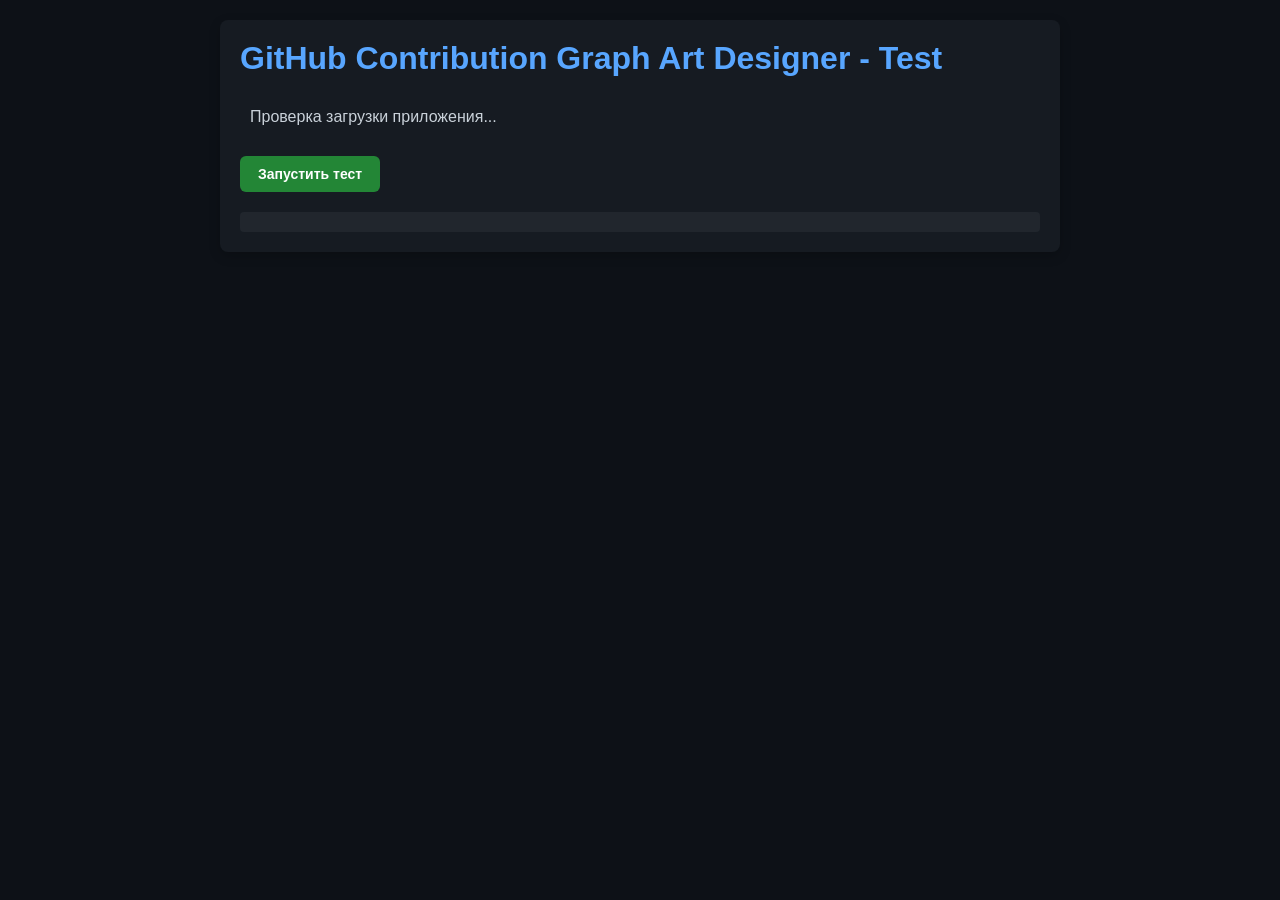
<file: app/test.html>
<!DOCTYPE html>
<html lang="en">
<head>
    <meta charset="UTF-8">
    <meta name="viewport" content="width=device-width, initial-scale=1.0">
    <title>GitHub Contribution Graph Art Designer - Test</title>
    <style>
        body {
            font-family: -apple-system, BlinkMacSystemFont, 'Segoe UI', Roboto, sans-serif;
            background: #0d1117;
            color: #c9d1d9;
            margin: 0;
            padding: 20px;
        }
        
        .container {
            max-width: 800px;
            margin: 0 auto;
            background: #161b22;
            border-radius: 8px;
            padding: 20px;
            box-shadow: 0 4px 12px rgba(0, 0, 0, 0.2);
        }
        
        h1 {
            color: #58a6ff;
            margin-top: 0;
        }
        
        .status {
            margin: 20px 0;
            padding: 10px;
            border-radius: 4px;
        }
        
        .status.success {
            background: #0e4429;
            color: #39d353;
        }
        
        .status.error {
            background: #3a0e0e;
            color: #f85149;
        }
        
        .log {
            background: #21262d;
            padding: 10px;
            border-radius: 4px;
            max-height: 300px;
            overflow-y: auto;
            font-family: monospace;
            white-space: pre-wrap;
            margin-top: 20px;
        }
        
        button {
            background: #238636;
            color: white;
            border: none;
            padding: 10px 18px;
            border-radius: 6px;
            cursor: pointer;
            font-size: 14px;
            font-weight: 600;
            transition: all 0.2s;
        }
        
        button:hover {
            background: #2ea043;
        }
    </style>
</head>
<body>
    <div class="container">
        <h1>GitHub Contribution Graph Art Designer - Test</h1>
        
        <div class="status" id="status">Проверка загрузки приложения...</div>
        
        <button id="test-button">Запустить тест</button>
        
        <div class="log" id="log"></div>
    </div>
    
    <!-- Добавляем div с id 'app' для корректной работы AppInitializer -->
    <div id="app" style="display: none;"></div>
    
    <script type="module">
        // Перехватываем console.log для отображения в логе
        const originalConsoleLog = console.log;
        const originalConsoleError = console.error;
        const originalConsoleWarn = console.warn;
        
        const logElement = document.getElementById('log');
        const statusElement = document.getElementById('status');
        
        console.log = function() {
            const args = Array.from(arguments);
            logElement.innerHTML += `[LOG] ${args.join(' ')}\n`;
            originalConsoleLog.apply(console, arguments);
        };
        
        console.error = function() {
            const args = Array.from(arguments);
            logElement.innerHTML += `[ERROR] ${args.join(' ')}\n`;
            originalConsoleError.apply(console, arguments);
        };
        
        console.warn = function() {
            const args = Array.from(arguments);
            logElement.innerHTML += `[WARN] ${args.join(' ')}\n`;
            originalConsoleWarn.apply(console, arguments);
        };
        
        // Функция для тестирования загрузки приложения
        async function testAppLoading() {
            logElement.innerHTML = '';
            statusElement.textContent = 'Проверка загрузки приложения...';
            statusElement.className = 'status';
            
            try {
                console.log('Тестирование загрузки модулей...');
                
                // Проверяем загрузку основных модулей
                const modules = [
                    './src/index.js',
                    './src/core/Application.js',
                    './src/core/AppInitializer.js',
                    './src/core/EventBus.js',
                    './src/core/StateManager.js',
                    './src/core/ConfigManager.js',
                    './src/utils/DataFetcher.js'
                ];
                
                for (const modulePath of modules) {
                    console.log(`Загрузка модуля: ${modulePath}`);
                    try {
                        const module = await import(modulePath);
                        console.log(`✅ Модуль ${modulePath} загружен успешно`);
                    } catch (error) {
                        console.error(`❌ Ошибка загрузки модуля ${modulePath}:`, error.message);
                        throw error;
                    }
                }
                
                console.log('Все модули загружены успешно!');
                statusElement.textContent = 'Все модули загружены успешно!';
                statusElement.className = 'status success';
            } catch (error) {
                console.error('Ошибка при тестировании:', error);
                statusElement.textContent = `Ошибка: ${error.message}`;
                statusElement.className = 'status error';
            }
        }
        
        // Обработчик кнопки тестирования
        document.getElementById('test-button').addEventListener('click', testAppLoading);
    </script>
</body>
</html>
</file>
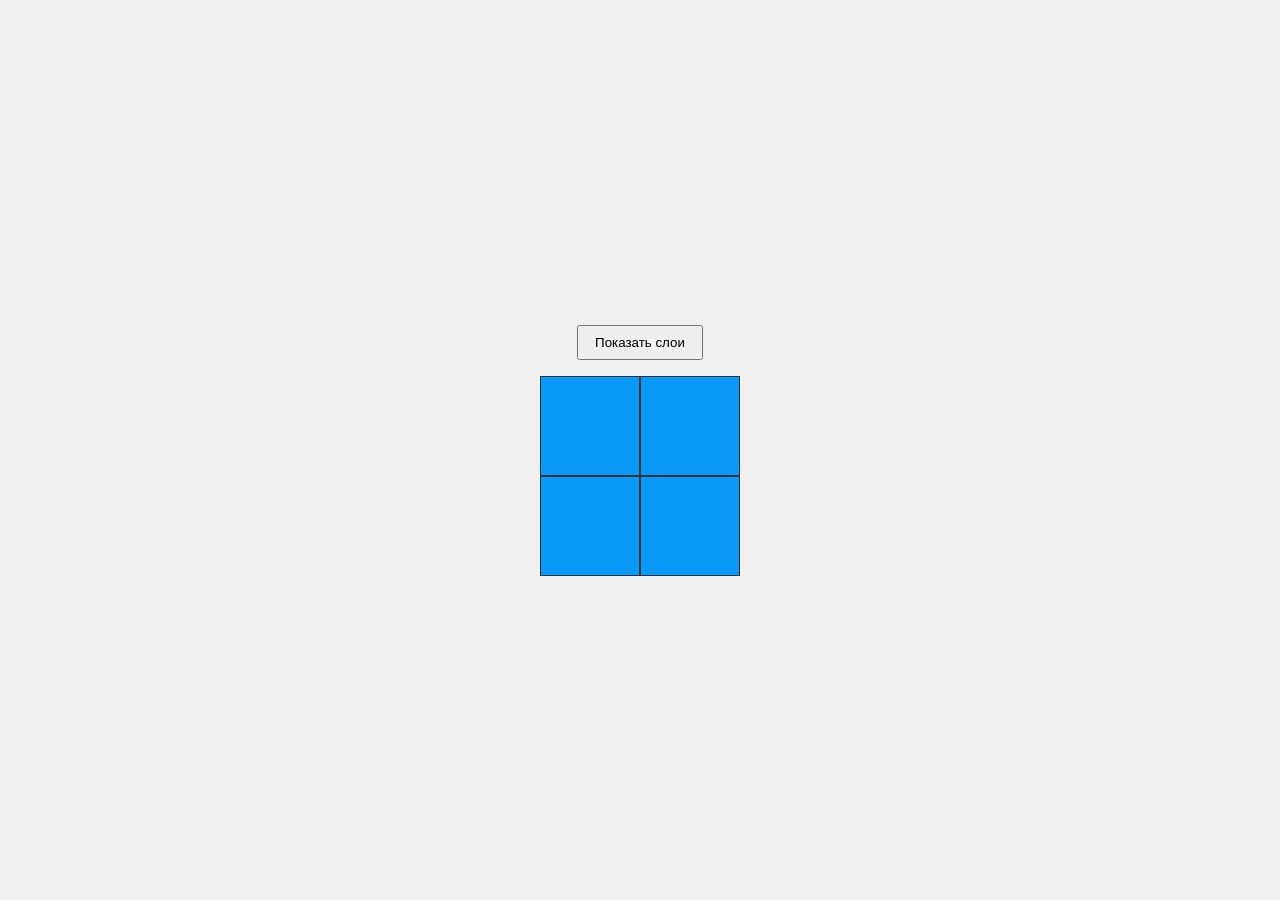
<file: app/test_cards.html>
<!DOCTYPE html>
<html lang="ru">
<head>
  <meta charset="UTF-8" />
  <meta name="viewport" content="width=device-width, initial-scale=1.0"/>
  <title>2D Layered Grid</title>
  <style>
    /* центрируем и базовые стили */
    body {
      display: flex;
      flex-direction: column;
      align-items: center;
      justify-content: center;
      min-height: 100vh;
      margin: 0;
      background: #f0f0f0;
      font-family: sans-serif;
    }
    button {
      margin-bottom: 1rem;
      padding: 0.5rem 1rem;
      cursor: pointer;
    }

    /* контейнер для «слоёв» */
    .container {
      width: 200px;
      height: 200px;
      position: relative;
      overflow: visible;
    }

    /* сама сетка слоёв */
    .grid {
      position: relative;
      width: 100%;
      height: 100%;
      transition: all 0.3s ease;
    }

    /* общий слой */
    .layer {
      --tx: 0px;
      --ty: 0px;
      position: absolute;
      top: 0; left: 0;
      width: 100%; height: 100%;
      display: grid;
      grid-template: 1fr 1fr / 1fr 1fr;
      transform: translate(var(--tx), var(--ty)) scale(1);
      transition: transform 0.3s ease, box-shadow 0.3s ease;
      z-index: 1;
    }

    /* задаём смещения для каждого слоя */
    .show-layers .layer:nth-child(1) { --tx:   1px; --ty:   1px; }
    .show-layers .layer:nth-child(2) { --tx:  20px; --ty:  20px; }
    .show-layers .layer:nth-child(3) { --tx:  40px; --ty:  40px; }
    .show-layers .layer:nth-child(4) { --tx:  60px; --ty:  60px; }

    /* клетки внутри слоя */
    .cell {
      border: 1px solid #333;
      box-sizing: border-box;
    }
    .filled {
      background: rgba(0,150,250,0.8);
    }

    /* при наведении поднимаем слой «выше» и немного масштабируем */
    .layer:hover {
      transform: translate(var(--tx), var(--ty));
      z-index: 100;
      box-shadow: 0 10px 30px rgba(0,0,0,0.25);
      cursor: pointer;
    }
  </style>
</head>
<body>
  <button id="toggle">Показать слои</button>
  <div class="container">
    <div class="grid">
      <div class="layer">
        <div class="cell filled"></div>
        <div class="cell"></div>
        <div class="cell"></div>
        <div class="cell filled"></div>
      </div>
      <div class="layer">
        <div class="cell"></div>
        <div class="cell filled"></div>
        <div class="cell filled"></div>
        <div class="cell"></div>
      </div>
      <div class="layer">
        <div class="cell filled"></div>
        <div class="cell filled"></div>
        <div class="cell"></div>
        <div class="cell"></div>
      </div>
      <div class="layer">
        <div class="cell"></div>
        <div class="cell"></div>
        <div class="cell filled"></div>
        <div class="cell filled"></div>
      </div>
    </div>
  </div>

  <script>
    const btn = document.getElementById('toggle');
    const grid = document.querySelector('.grid');

    btn.addEventListener('click', () => {
      grid.classList.toggle('show-layers');
      btn.textContent = grid.classList.contains('show-layers')
        ? 'Скрыть слои'
        : 'Показать слои';
    });
  </script>
</body>
</html>
</file>
<file: styles.css>
:root {
    --bg-primary: #0d1117;
    --bg-secondary: #161b22;
    --bg-tertiary: #21262d;
    --border-primary: #30363d;
    --border-accent: #58a6ff;
    --text-primary: #c9d1d9;
    --text-secondary: #8b949e;
    --text-accent: #58a6ff;
    --text-danger: #f85149;
    --button-primary: #238636;
    --button-hover: #2ea043;
    --contribution-0: #161b22;
    --contribution-1: #0e4429;
    --contribution-2: #006d32;
    --contribution-3: #26a641;
    --contribution-4: #39d353;
}

[data-theme="light"] {
    --bg-primary: #ffffff;
    --bg-secondary: #f6f8fa;
    --bg-tertiary: #ffffff;
    --border-primary: #d0d7de;
    --border-accent: #0969da;
    --text-primary: #24292f;
    --text-secondary: #656d76;
    --text-accent: #0969da;
    --text-danger: #cf222e;
    --button-primary: #1f883d;
    --button-hover: #1a7f37;
    --contribution-0: #ebedf0;
    --contribution-1: #9be9a8;
    --contribution-2: #40c463;
    --contribution-3: #30a14e;
    --contribution-4: #216e39;
}

* {
    margin: 0;
    padding: 0;
    box-sizing: border-box;
}

body {
    font-family: -apple-system, BlinkMacSystemFont, 'Segoe UI', Roboto, sans-serif;
    background: var(--bg-primary);
    color: var(--text-primary);
    min-height: 100vh;
    line-height: 1.6;
}

.container {
    max-width: 1400px;
    margin: 0 auto;
    padding: 20px;
}

/* Header */
.header {
    text-align: center;
    margin-bottom: 30px;
    position: relative;
}

.header h1 {
    color: var(--text-accent);
    margin-bottom: 10px;
    font-size: clamp(2rem, 4vw, 3rem);
    font-weight: 700;
}

.header p {
    color: var(--text-secondary);
    font-size: 1.1em;
    margin-bottom: 15px;
}

.header-controls {
    display: flex;
    justify-content: center;
    gap: 15px;
    flex-wrap: wrap;
    align-items: center;
}

.theme-toggle,
.lang-toggle,
.settings-toggle,
.export-toggle {
    background: var(--bg-tertiary);
    border: 1px solid var(--border-primary);
    border-radius: 8px;
    padding: 8px 12px;
    color: var(--text-primary);
    cursor: pointer;
    font-size: 14px;
    transition: all 0.2s;
    display: flex;
    align-items: center;
    gap: 6px;
}

.theme-toggle:hover,
.lang-toggle:hover,
.settings-toggle:hover,
.export-toggle:hover {
    background: var(--bg-secondary);
    border-color: var(--border-accent);
}

.current-date {
    font-size: 12px;
    color: var(--text-danger);
    font-weight: bold;
    margin-top: 10px;
}

/* Info Box */
.info-box {
    background: var(--bg-secondary);
    border: 1px solid var(--border-primary);
    border-radius: 12px;
    padding: 25px;
    margin-bottom: 30px;
    position: relative;
}

.info-box h4 {
    color: var(--text-accent);
    margin-bottom: 12px;
    font-size: 1.2em;
}

.info-box p {
    color: var(--text-secondary);
    font-size: 14px;
    margin-bottom: 15px;
}

.info-features {
    display: grid;
    grid-template-columns: repeat(auto-fit, minmax(250px, 1fr));
    gap: 15px;
    margin-top: 15px;
}

.feature-item {
    display: flex;
    align-items: center;
    gap: 10px;
    padding: 8px;
    background: var(--bg-primary);
    border-radius: 6px;
    border: 1px solid var(--border-primary);
}

.feature-icon {
    font-size: 18px;
}

/* Graph Container */
.graph-container {
    background: var(--bg-secondary);
    border: 1px solid var(--border-primary);
    border-radius: 12px;
    padding: 40px;
    margin-bottom: 30px;
    position: relative;
}

.graph-header {
    display: flex;
    justify-content: space-between;
    align-items: center;
    margin-bottom: 30px;
    flex-wrap: wrap;
    gap: 15px;
}

.graph-title {
    font-size: 18px;
    color: var(--text-primary);
    font-weight: 600;
}

.graph-controls {
    display: flex;
    align-items: center;
    gap: 15px;
    flex-wrap: wrap;
}

/* Palette */
.palette-container {

    display: flex;
    justify-content: space-between;
    align-items: center;
    flex-wrap: wrap;
    gap: 15px;
}

.palette {
    display: flex;
    align-items: center;
    gap: 8px;
    background: var(--bg-primary);
    border: 1px solid var(--border-primary);
    border-radius: 8px;
    padding: 15px 20px;
}

.palette-label {
    font-size: 12px;
    color: var(--text-secondary);
    margin-right: 8px;
    font-weight: 600;
}

.brush-btn {
    width: 24px;
    height: 24px;
    border: 2px solid transparent;
    border-radius: 3px;
    cursor: pointer;
    transition: all 0.2s;
    position: relative;
}

.brush-btn:hover {
    transform: scale(1.15);
    border-color: var(--border-accent);
}

.brush-btn.active {
    border-color: var(--border-accent);
    box-shadow: 0 0 0 2px var(--border-accent);
    transform: scale(1.1);
}

.brush-btn[data-level="0"] {
    background: var(--contribution-0);
    border: 1px solid var(--border-primary);
}

.brush-btn[data-level="1"] {
    background: var(--contribution-1);
}

.brush-btn[data-level="2"] {
    background: var(--contribution-2);
}

.brush-btn[data-level="3"] {
    background: var(--contribution-3);
}

.brush-btn[data-level="4"] {
    background: var(--contribution-4);
}

.palette-actions {
    display: flex;
    gap: 12px;
    padding: 5px 20px;
    background: var(--bg-primary);
    border: 1px solid var(--border-primary);
    border-radius: 6px;
}

/* Contributions Grid */
.contributions-wrapper {
    position: relative;
}

.contributions-scroll {
    overflow-x: auto;
    padding: 15px 5px;
    scrollbar-width: thin;
    scrollbar-color: var(--border-primary) var(--bg-secondary);
    position: relative;
}

.contributions-scroll {
    padding-bottom: 19px;
}

.contributions-scroll::-webkit-scrollbar {
    height: 8px;
}

.contributions-scroll::-webkit-scrollbar-track {
    background: var(--bg-secondary);
    border-radius: 4px;
}

.contributions-scroll::-webkit-scrollbar-thumb {
    background: var(--border-primary);
    border-radius: 4px;
}

.contributions-scroll::-webkit-scrollbar-thumb:hover {
    background: var(--border-accent);
}

/* GitHub-style contributions grid */
.contributions-grid {
    display: inline-grid;
    grid-auto-flow: column;
    grid-template-rows: repeat(8, 1fr);
    grid-gap: 3px;
    font-size: 12px;
}

.contributions-grid [data-week][data-day="0"].year-boundary {
    position: relative;
}

.contributions-grid [data-week][data-day="0"].year-boundary::before {
    content: "";
    position: absolute;
    top: 0;
    bottom: 0;
    left: -2px;
    border-left: 2px dashed var(--text-secondary);
    z-index: 1;
    height: calc(7 * 16px + 6 * 3px);
    /* 7 ячеек * 16px + 6 gap'ов * 3px */
    transform: translateY(0);
}

.contribution-cell {
    width: 16px;
    height: 16px;
    border-radius: 3px;
    transition: all 0.1s;
}

.contribution-cell:hover {
    border: 2px solid var(--border-accent);
}

.contribution-cell.today {
    border: 2px solid var(--text-danger);
}

.contribution-cell.future {
    opacity: 0.3;
    cursor: not-allowed;
}

.contribution-cell-weekday,
.contribution-cell-month {
    display: flex;
    align-items: center;
    justify-content: center;
    font-size: 10px;
    font-weight: 600;
    color: var(--text-secondary);
    background: transparent;
}

.contribution-cell-month {
    font-size: 11px;
    font-weight: 700;
}

.contribution-cell-skip {
    background: transparent;
}

.contribution-cell-day {
    cursor: pointer;
    background: var(--contribution-0);
    border: 1px solid var(--border-primary);
}

.contribution-cell-day[data-level="1"] {
    background: var(--contribution-1);
}

.contribution-cell-day[data-level="2"] {
    background: var(--contribution-2);
}

.contribution-cell-day[data-level="3"] {
    background: var(--contribution-3);
}

.contribution-cell-day[data-level="4"] {
    background: var(--contribution-4);
}

/* Drag and drop */
.contributions-grid.drag-over {
    background: rgba(88, 166, 255, 0.1);
    border-radius: 8px;
    outline: 2px dashed var(--border-accent);
}

/* Layers functionality */
.layer {
    --tx: 0px;
    --ty: 0px;
    --tab-offset: 0px;
    --tab-height: 30px;
    position: absolute;
    top: 40px;
    left: 0;
    transform: translate(var(--tx), var(--ty)) scale(1);
    transition: all 0.5s cubic-bezier(0.4, 0, 0.2, 1);
    z-index: 1;
    background: var(--bg-secondary);
    border: 1px solid var(--border-primary);
    border-radius: 12px;
    padding: 20px;
    pointer-events: none;
}

/* Стили для основного слоя */
.main-layer {
    position: absolute !important;
    transform: none !important;
    background: transparent !important;
    border: none !important;
    padding: 21.250px !important;
    pointer-events: all !important;
    transition: all 0.5s cubic-bezier(0.4, 0, 0.2, 1) !important;
}

.layers-expanded .main-layer {
    opacity: 0;
    pointer-events: none;
}

.layers-expanded .layer {
    pointer-events: all;
}

/* Обновленные стили для табов и info */
.layer-header {
    position: absolute;
    top: calc(-40px - var(--ty));
    bottom: 100%;
    right: var(--tab-offset);
    height: auto;
    background: var(--bg-primary);
    padding: 6px 15px;
    border-radius: 6px 6px 0 0;
    border: 1px solid var(--border-primary);
    border-bottom: none;
    font-size: 1.2em;
    font-weight: bold;
    color: var(--text-accent);
    transition: all 0.5s cubic-bezier(0.4, 0, 0.2, 1);
    opacity: 0;
    transform: translateY(100%);
    z-index: 2;
    white-space: nowrap;
    min-width: 80px;
    text-align: center;
    display: flex;
    align-items: flex-start;
    padding-top: 8px;
}

.layer-info {
    position: absolute;
    top: 0px;
    right: 0px;
    background: var(--bg-primary);
    padding: 0px 10px;
    border-radius: 4px;
    border: 1px solid var(--border-primary);
    font-size: 0.9em;
    color: var(--text-secondary);
    transition: all 0.5s cubic-bezier(0.4, 0, 0.2, 1);
    opacity: 0;
    transform: translateY(10px);
    white-space: nowrap;
}

.layers-expanded .layer-header,
.layers-expanded .layer-info {
    opacity: 1;
    transform: translateY(0);
}

.layers-expanded .layer:hover .layer-header {
    background: var(--bg-tertiary);
    border-color: var(--border-accent);
}

.layers-expanded .layer:hover .layer-info {
    background: var(--bg-tertiary);
    border-color: var(--border-primary);
}

/* Обновленные смещения для слоев и их табов */
.layers-expanded .layer:nth-child(1) {
    --tx: 0px;
    --ty: 0px;
}

.layers-expanded .layer:nth-child(2) {
    --tx: 20px;
    --ty: 20px;
}

.layers-expanded .layer:nth-child(3) {
    --tx: 40px;
    --ty: 40px;
}

.layers-expanded .layer:nth-child(4) {
    --tx: 60px;
    --ty: 60px;
}

.layers-expanded .layer:nth-child(5) {
    --tx: 80px;
    --ty: 80px;
}

.layers-expanded .layer:nth-child(6) {
    --tx: 100px;
    --ty: 100px;
}

.layers-expanded .layer:nth-child(7) {
    --tx: 120px;
    --ty: 120px;
}

.layers-expanded .layer:nth-child(8) {
    --tx: 140px;
    --ty: 140px;
}

.layers-expanded .layer:nth-child(9) {
    --tx: 160px;
    --ty: 160px;
}

/* Стили для табов - только горизонтальные отступы */
.layers-expanded .layer:nth-last-child(1) {
    --tab-offset: 0px;
}

.layers-expanded .layer:nth-last-child(2) {
    --tab-offset: 60px;
}

.layers-expanded .layer:nth-last-child(3) {
    --tab-offset: 120px;
}

.layers-expanded .layer:nth-last-child(4) {
    --tab-offset: 180px;
}

.layers-expanded .layer:nth-last-child(5) {
    --tab-offset: 240px;
}

.layers-expanded .layer:nth-last-child(6) {
    --tab-offset: 300px;
}

.layers-expanded .layer:nth-last-child(7) {
    --tab-offset: 360px;
}

.layers-expanded .layer:nth-last-child(8) {
    --tab-offset: 420px;
}

.layers-expanded .layer:nth-last-child(9) {
    --tab-offset: 480px;
}

.layer:hover {
    transform: translate(var(--tx), var(--ty)) scale(1.02);
    z-index: 100;
    box-shadow: 0 10px 30px rgba(0, 0, 0, 0.25);
    cursor: pointer;
}

/* Отключаем hover-эффект на гриде */
.layer .contributions-grid {
    pointer-events: all;
    cursor: crosshair;
}

.layer .contributions-grid:hover {
    cursor: crosshair;
}

.layer:hover .contributions-grid {
    transform: none;
    box-shadow: none;
}

#layers-container {
    position: relative;
    width: 100%;
    padding-top: 40px;
    min-height: 220px;
    height: 220px;
    transition: all 0.5s cubic-bezier(0.4, 0, 0.2, 1);
    will-change: height, transform;
    transform-origin: top;
}

#layers-container.with-layers {
    height: calc(200px + var(--layer-count, 1) * 20px + 20px);
}

/* Patterns */
.patterns {
    display: grid;
    grid-template-columns: repeat(auto-fit, minmax(350px, 1fr));
    gap: 25px;
    margin-bottom: 30px;
}

.pattern-card {
    background: var(--bg-secondary);
    border: 1px solid var(--border-primary);
    border-radius: 12px;
    padding: 25px;
    text-align: center;
    cursor: pointer;
    transition: all 0.2s;
    position: relative;
}

.pattern-card:hover {
    border-color: var(--border-accent);
    background: var(--bg-tertiary);
    transform: translateY(-3px);
    box-shadow: 0 8px 25px rgba(0, 0, 0, 0.1);
}

.pattern-card.active {
    border-color: var(--border-accent);
    background: var(--bg-tertiary);
}

.pattern-card.custom {
    border-color: #f39c12;
}

.pattern-preview {
    width: 100%;
    height: 100px;
    background: var(--bg-primary);
    border: 1px solid var(--border-primary);
    border-radius: 8px;
    margin-bottom: 15px;
    display: flex;
    align-items: center;
    justify-content: center;
    overflow: hidden;
    cursor: grab;
    transition: all 0.2s;
}

.pattern-preview:hover {
    border-color: var(--border-accent);
}

.pattern-preview.dragging {
    opacity: 0.7;
    transform: scale(0.9);
    cursor: grabbing;
}

.pattern-matrix {
    display: grid;
    gap: 1px;
    max-width: 100%;
    max-height: 100%;
}

.pattern-cell {
    width: 4px;
    height: 4px;
    border-radius: 1px;
}

.pattern-settings {
    display: none;
    margin-top: 20px;
    padding: 20px;
    background: var(--bg-primary);
    border: 1px solid var(--border-primary);
    border-radius: 8px;
}

.pattern-settings.show {
    display: block;
}

/* Unified Pattern Controls */
.pattern-controls {
    display: grid;
    grid-template-columns: repeat(auto-fit, minmax(180px, 1fr));
    gap: 20px;
    margin-bottom: 20px;
}

.pattern-control {
    display: flex;
    flex-direction: column;
    gap: 8px;
}

.pattern-control label {
    font-size: 12px;
    color: var(--text-secondary);
    font-weight: 600;
    display: flex;
    justify-content: space-between;
    align-items: center;
}

.range-value {
    font-size: 11px;
    color: var(--text-accent);
    font-weight: bold;
    background: var(--bg-tertiary);
    padding: 2px 6px;
    border-radius: 3px;
    display: flex;
    align-items: center;
    gap: 6px;
}

.range-color-indicator {
    width: 16px;
    height: 16px;
    border-radius: 2px;
    border: 1px solid var(--border-primary);
}

/* Dropdowns */
.dropdown {
    position: relative;
    display: inline-block;
}

.dropdown-btn {
    background: var(--bg-tertiary);
    border: 1px solid var(--border-primary);
    border-radius: 6px;
    padding: 8px 30px 8px 12px;
    color: var(--text-primary);
    cursor: pointer;
    font-size: 12px;
    position: relative;
    min-width: 120px;
    font-weight: 600;
}

.dropdown-btn:hover {
    background: var(--bg-primary);
    border-color: var(--border-accent);
}

.dropdown-btn::after {
    content: "▼";
    position: absolute;
    right: 8px;
    top: 50%;
    transform: translateY(-50%);
    font-size: 8px;
    color: var(--text-secondary);
}

.dropdown-options {
    position: absolute;
    top: 100%;
    left: 0;
    right: 0;
    background: var(--bg-tertiary);
    border: 1px solid var(--border-primary);
    border-radius: 6px;
    z-index: 1000;
    max-height: 200px;
    overflow-y: auto;
    display: none;
    box-shadow: 0 4px 12px rgba(0, 0, 0, 0.2);
}

.dropdown-options.show {
    display: block;
}

.dropdown-option {
    padding: 10px 12px;
    cursor: pointer;
    color: var(--text-primary);
    font-size: 12px;
    transition: background-color 0.2s;
}

.dropdown-option:hover {
    background: var(--bg-primary);
}

.dropdown-option.active {
    background: var(--border-accent);
    color: white;
}

/* Buttons */
button {
    background: var(--button-primary);
    color: white;
    border: none;
    padding: 10px 18px;
    border-radius: 6px;
    cursor: pointer;
    font-size: 14px;
    font-weight: 600;
    transition: all 0.2s;
}

button:hover {
    background: var(--button-hover);
    transform: translateY(-1px);
}

button.secondary {
    background: var(--bg-tertiary);
    border: 1px solid var(--border-primary);
    color: var(--text-primary);
}

button.secondary:hover {
    background: var(--bg-primary);
    border-color: var(--border-accent);
}

/* Form Controls */
input[type="text"],
input[type="file"],
select {
    background: var(--bg-tertiary);
    border: 1px solid var(--border-primary);
    border-radius: 6px;
    color: var(--text-primary);
    padding: 8px 12px;
    font-size: 14px;
    transition: border-color 0.2s;
}

input[type="text"]:focus,
select:focus {
    outline: none;
    border-color: var(--border-accent);
}

input[type="range"] {

    width: 100%;
    height: 6px;
    border-radius: 3px;
    background: var(--border-primary);
    margin: 8px 0;
    cursor: pointer;
}

input[type="range"]::-webkit-slider-thumb {
    -webkit-appearance: none;
    width: 18px;
    height: 18px;
    border-radius: 50%;
    background: var(--border-accent);
    border: 2px solid var(--bg-tertiary);
    cursor: pointer;
    box-shadow: 0 2px 4px rgba(0, 0, 0, 0.2);
}

input[type="range"]::-moz-range-thumb {
    width: 18px;
    height: 18px;
    border-radius: 50%;
    background: var(--border-accent);
    border: 2px solid var(--bg-tertiary);
    cursor: pointer;
}

input[type="checkbox"] {
    width: 16px;
    height: 16px;
    accent-color: var(--border-accent);
}

.checkbox-group {
    display: flex;
    align-items: center;
    gap: 8px;
    margin-bottom: 15px;
}

/* Settings Panel */
.settings-panel {
    position: fixed;
    top: 0;
    right: -420px;
    width: 420px;
    height: 100vh;
    background: var(--bg-secondary);
    border-left: 1px solid var(--border-primary);
    z-index: 1000;
    transition: right 0.3s ease;
    overflow-y: auto;
    padding: 25px;
}

.settings-panel.open {
    right: 0;
}

.settings-header {
    display: flex;
    justify-content: space-between;
    align-items: center;
    margin-bottom: 25px;
}

.settings-header h3 {
    color: var(--text-accent);
    font-size: 18px;
}

.close-settings {
    background: none;
    border: none;
    color: var(--text-secondary);
    font-size: 24px;
    cursor: pointer;
    padding: 5px;
    transition: color 0.2s;
}

.close-settings:hover {
    color: var(--text-primary);
}

.settings-section {
    margin-bottom: 30px;
}

.settings-section h4 {
    color: var(--text-primary);
    margin-bottom: 15px;
    font-size: 14px;
    font-weight: 600;
}

/* Export Panel */
.export-panel {
    position: fixed;
    top: 0;
    right: -380px;
    width: 380px;
    height: 100vh;
    background: var(--bg-secondary);
    border-left: 1px solid var(--border-primary);
    z-index: 1000;
    transition: right 0.3s ease;
    overflow-y: auto;
    padding: 25px;
}

.export-panel.open {
    right: 0;
}

.export-header {
    display: flex;
    justify-content: space-between;
    align-items: center;
    margin-bottom: 25px;
}

.export-header h3 {
    color: var(--text-accent);
    font-size: 18px;
}

.close-export {
    background: none;
    border: none;
    color: var(--text-secondary);
    font-size: 24px;
    cursor: pointer;
    padding: 5px;
    transition: color 0.2s;
}

.close-export:hover {
    color: var(--text-primary);
}

.export-options {
    display: flex;
    flex-direction: column;
    gap: 12px;
}

/* GitHub Import */
.github-import {
    margin-bottom: 25px;
}

.github-form {
    display: flex;
    flex-direction: column;
    gap: 12px;
}

/* Custom Pattern Creator */
.custom-pattern-creator {
    background: var(--bg-primary);
    border: 1px solid var(--border-primary);
    border-radius: 8px;
    padding: 20px;
    margin-top: 20px;
}

.pattern-grid {
    display: grid;
    grid-template-columns: repeat(14, 1fr);
    gap: 2px;
    margin: 15px 0;
    max-width: 250px;
}

.pattern-grid-cell {
    width: 15px;
    height: 15px;
    background: var(--contribution-0);
    border: 1px solid var(--border-primary);
    border-radius: 2px;
    cursor: pointer;
    transition: all 0.1s;
}

.pattern-grid-cell:hover {
    border-color: var(--border-accent);
    transform: scale(1.1);
}

/* Multi-year selector */
.multi-year-selector {
    background: var(--bg-primary);
    border: 1px solid var(--border-primary);
    border-radius: 8px;
    padding: 5px 20px;
    min-width: 200px;
}

.year-grid {
    display: flex;
    grid-template-columns: repeat(auto-fit, minmax(90px, 1fr));
    gap: 12px;
}

.year-item {
    background: var(--bg-tertiary);
    border: 1px solid var(--border-primary);
    border-radius: 6px;
    padding: 9.56px 15px;
    text-align: center;
    cursor: pointer;
    transition: all 0.2s;
    font-size: 14px;
    font-weight: 600;
    user-select: none;
}

.year-item:hover {
    background: var(--bg-primary);
    border-color: var(--border-accent);
    transform: translateY(-2px);
}

.year-item.selected {
    background: var(--border-accent);
    border-color: var(--border-accent);
    color: white;
}

/* Responsive */
@media (max-width: 768px) {
    .container {
        padding: 15px;
    }

    .graph-container {
        padding: 25px 15px;
    }

    .patterns {
        grid-template-columns: 1fr;
    }

    .settings-panel,
    .export-panel {
        width: 100%;
        right: -100%;
    }

    .header-controls {
        flex-direction: column;
        gap: 10px;
    }

    .palette-container {
        flex-direction: column;
        align-items: stretch;
    }
}

/* Notification */
.notification {
    position: fixed;
    bottom: 20px;
    right: 20px;
    padding: 12px 24px;
    border-radius: 8px;
    color: white;
    font-weight: 500;
    z-index: 1000;
    opacity: 0;
    transform: translateY(20px);
    transition: opacity 0.3s ease, transform 0.3s ease;
}

.notification.show {
    opacity: 1;
    transform: translateY(0);
}

.notification.success {
    border-color: var(--button-primary);
}

.notification.error {
    border-color: var(--text-danger);
}

.notification.info {
    border-color: var(--border-accent);
}

/* Loading spinner */
.loading {
    display: inline-block;
    width: 16px;
    height: 16px;
    border: 2px solid var(--border-primary);
    border-radius: 50%;
    border-top-color: var(--border-accent);
    animation: spin 1s ease-in-out infinite;
}

@keyframes spin {
    to {
        transform: rotate(360deg);
    }
}

.main-layer:hover {
    transform: none !important;
    box-shadow: none !important;
    z-index: 1 !important;
    cursor: default !important;
}
</file>
<file: legacy/styles.css>
:root {
    --bg-primary: #0d1117;
    --bg-secondary: #161b22;
    --bg-tertiary: #21262d;
    --border-primary: #30363d;
    --border-accent: #58a6ff;
    --text-primary: #c9d1d9;
    --text-secondary: #8b949e;
    --text-accent: #58a6ff;
    --text-danger: #f85149;
    --button-primary: #238636;
    --button-hover: #2ea043;
    --contribution-0: #161b22;
    --contribution-1: #0e4429;
    --contribution-2: #006d32;
    --contribution-3: #26a641;
    --contribution-4: #39d353;
}

[data-theme="light"] {
    --bg-primary: #ffffff;
    --bg-secondary: #f6f8fa;
    --bg-tertiary: #ffffff;
    --border-primary: #d0d7de;
    --border-accent: #0969da;
    --text-primary: #24292f;
    --text-secondary: #656d76;
    --text-accent: #0969da;
    --text-danger: #cf222e;
    --button-primary: #1f883d;
    --button-hover: #1a7f37;
    --contribution-0: #ebedf0;
    --contribution-1: #9be9a8;
    --contribution-2: #40c463;
    --contribution-3: #30a14e;
    --contribution-4: #216e39;
}

* {
    margin: 0;
    padding: 0;
    box-sizing: border-box;
}

body {
    font-family: -apple-system, BlinkMacSystemFont, 'Segoe UI', Roboto, sans-serif;
    background: var(--bg-primary);
    color: var(--text-primary);
    min-height: 100vh;
    line-height: 1.6;
}

.container {
    max-width: 1400px;
    margin: 0 auto;
    padding: 20px;
}

/* Header */
.header {
    text-align: center;
    margin-bottom: 30px;
    position: relative;
}

.header h1 {
    color: var(--text-accent);
    margin-bottom: 10px;
    font-size: clamp(2rem, 4vw, 3rem);
    font-weight: 700;
}

.header p {
    color: var(--text-secondary);
    font-size: 1.1em;
    margin-bottom: 15px;
}

.header-controls {
    display: flex;
    justify-content: center;
    gap: 15px;
    flex-wrap: wrap;
    align-items: center;
}

.theme-toggle,
.lang-toggle,
.settings-toggle,
.export-toggle {
    background: var(--bg-tertiary);
    border: 1px solid var(--border-primary);
    border-radius: 8px;
    padding: 8px 12px;
    color: var(--text-primary);
    cursor: pointer;
    font-size: 14px;
    transition: all 0.2s;
    display: flex;
    align-items: center;
    gap: 6px;
}

.theme-toggle:hover,
.lang-toggle:hover,
.settings-toggle:hover,
.export-toggle:hover {
    background: var(--bg-secondary);
    border-color: var(--border-accent);
}

.current-date {
    font-size: 12px;
    color: var(--text-danger);
    font-weight: bold;
    margin-top: 10px;
}

/* Info Box */
.info-box {
    background: var(--bg-secondary);
    border: 1px solid var(--border-primary);
    border-radius: 12px;
    padding: 25px;
    margin-bottom: 30px;
    position: relative;
}

.info-box h4 {
    color: var(--text-accent);
    margin-bottom: 12px;
    font-size: 1.2em;
}

.info-box p {
    color: var(--text-secondary);
    font-size: 14px;
    margin-bottom: 15px;
}

.info-features {
    display: grid;
    grid-template-columns: repeat(auto-fit, minmax(250px, 1fr));
    gap: 15px;
    margin-top: 15px;
}

.feature-item {
    display: flex;
    align-items: center;
    gap: 10px;
    padding: 8px;
    background: var(--bg-primary);
    border-radius: 6px;
    border: 1px solid var(--border-primary);
}

.feature-icon {
    font-size: 18px;
}

/* Graph Container */
.graph-container {
    background: var(--bg-secondary);
    border: 1px solid var(--border-primary);
    border-radius: 12px;
    padding: 40px;
    margin-bottom: 30px;
    position: relative;
}

.graph-header {
    display: flex;
    justify-content: space-between;
    align-items: center;
    margin-bottom: 30px;
    flex-wrap: wrap;
    gap: 15px;
}

.graph-title {
    font-size: 18px;
    color: var(--text-primary);
    font-weight: 600;
}

.graph-controls {
    display: flex;
    align-items: center;
    gap: 15px;
    flex-wrap: wrap;
}

/* Palette */
.palette-container {

    display: flex;
    justify-content: space-between;
    align-items: center;
    flex-wrap: wrap;
    gap: 15px;
}

.palette {
    display: flex;
    align-items: center;
    gap: 8px;
    background: var(--bg-primary);
    border: 1px solid var(--border-primary);
    border-radius: 8px;
    padding: 15px 20px;
}

.palette-label {
    font-size: 12px;
    color: var(--text-secondary);
    margin-right: 8px;
    font-weight: 600;
}

.brush-btn {
    width: 24px;
    height: 24px;
    border: 2px solid transparent;
    border-radius: 3px;
    cursor: pointer;
    transition: all 0.2s;
    position: relative;
}

.brush-btn:hover {
    transform: scale(1.15);
    border-color: var(--border-accent);
}

.brush-btn.active {
    border-color: var(--border-accent);
    box-shadow: 0 0 0 2px var(--border-accent);
    transform: scale(1.1);
}

.brush-btn[data-level="0"] {
    background: var(--contribution-0);
    border: 1px solid var(--border-primary);
}

.brush-btn[data-level="1"] {
    background: var(--contribution-1);
}

.brush-btn[data-level="2"] {
    background: var(--contribution-2);
}

.brush-btn[data-level="3"] {
    background: var(--contribution-3);
}

.brush-btn[data-level="4"] {
    background: var(--contribution-4);
}

.palette-actions {
    display: flex;
    gap: 12px;
    padding: 5px 20px;
    background: var(--bg-primary);
    border: 1px solid var(--border-primary);
    border-radius: 6px;
}

/* Contributions Grid */
.contributions-wrapper {
    position: relative;
}

.contributions-scroll {
    overflow-x: auto;
    padding: 15px 5px;
    scrollbar-width: thin;
    scrollbar-color: var(--border-primary) var(--bg-secondary);
    position: relative;
}

.contributions-scroll {
    padding-bottom: 19px;
}

.contributions-scroll::-webkit-scrollbar {
    height: 8px;
}

.contributions-scroll::-webkit-scrollbar-track {
    background: var(--bg-secondary);
    border-radius: 4px;
}

.contributions-scroll::-webkit-scrollbar-thumb {
    background: var(--border-primary);
    border-radius: 4px;
}

.contributions-scroll::-webkit-scrollbar-thumb:hover {
    background: var(--border-accent);
}

/* GitHub-style contributions grid */
.contributions-grid {
    display: inline-grid;
    grid-auto-flow: column;
    grid-template-rows: repeat(8, 1fr);
    grid-gap: 3px;
    font-size: 12px;
}

.contributions-grid [data-week][data-day="0"].year-boundary {
    position: relative;
}

.contributions-grid [data-week][data-day="0"].year-boundary::before {
    content: "";
    position: absolute;
    top: 0;
    bottom: 0;
    left: -2px;
    border-left: 2px dashed var(--text-secondary);
    z-index: 1;
    height: calc(7 * 16px + 6 * 3px);
    /* 7 ячеек * 16px + 6 gap'ов * 3px */
    transform: translateY(0);
}

.contribution-cell {
    width: 16px;
    height: 16px;
    border-radius: 3px;
    transition: all 0.1s;
}

.contribution-cell:hover {
    border: 2px solid var(--border-accent);
}

.contribution-cell.today {
    border: 2px solid var(--text-danger);
}

.contribution-cell.future {
    opacity: 0.3;
    cursor: not-allowed;
}

.contribution-cell-weekday,
.contribution-cell-month {
    display: flex;
    align-items: center;
    justify-content: center;
    font-size: 10px;
    font-weight: 600;
    color: var(--text-secondary);
    background: transparent;
}

.contribution-cell-month {
    font-size: 11px;
    font-weight: 700;
}

.contribution-cell-skip {
    background: transparent;
}

.contribution-cell-day {
    cursor: pointer;
    background: var(--contribution-0);
    border: 1px solid var(--border-primary);
}

.contribution-cell-day[data-level="1"] {
    background: var(--contribution-1);
}

.contribution-cell-day[data-level="2"] {
    background: var(--contribution-2);
}

.contribution-cell-day[data-level="3"] {
    background: var(--contribution-3);
}

.contribution-cell-day[data-level="4"] {
    background: var(--contribution-4);
}

/* Drag and drop */
.contributions-grid.drag-over {
    background: rgba(88, 166, 255, 0.1);
    border-radius: 8px;
    outline: 2px dashed var(--border-accent);
}

/* Layers functionality */
.layer {
    --tx: 0px;
    --ty: 0px;
    --tab-offset: 0px;
    --tab-height: 30px;
    position: absolute;
    top: 40px;
    left: 0;
    transform: translate(var(--tx), var(--ty)) scale(1);
    transition: all 0.5s cubic-bezier(0.4, 0, 0.2, 1);
    z-index: 1;
    background: var(--bg-secondary);
    border: 1px solid var(--border-primary);
    border-radius: 12px;
    padding: 20px;
    pointer-events: none;
}

/* Стили для основного слоя */
.main-layer {
    position: absolute !important;
    transform: none !important;
    background: transparent !important;
    border: none !important;
    padding: 21.250px !important;
    pointer-events: all !important;
    transition: all 0.5s cubic-bezier(0.4, 0, 0.2, 1) !important;
}

.layers-expanded .main-layer {
    opacity: 0;
    pointer-events: none;
}

.layers-expanded .layer {
    pointer-events: all;
}

/* Обновленные стили для табов и info */
.layer-header {
    position: absolute;
    top: calc(-40px - var(--ty));
    bottom: 100%;
    right: var(--tab-offset);
    height: auto;
    background: var(--bg-primary);
    padding: 6px 15px;
    border-radius: 6px 6px 0 0;
    border: 1px solid var(--border-primary);
    border-bottom: none;
    font-size: 1.2em;
    font-weight: bold;
    color: var(--text-accent);
    transition: all 0.5s cubic-bezier(0.4, 0, 0.2, 1);
    opacity: 0;
    transform: translateY(100%);
    z-index: 2;
    white-space: nowrap;
    min-width: 80px;
    text-align: center;
    display: flex;
    align-items: flex-start;
    padding-top: 8px;
}

.layer-info {
    position: absolute;
    top: 0px;
    right: 0px;
    background: var(--bg-primary);
    padding: 0px 10px;
    border-radius: 4px;
    border: 1px solid var(--border-primary);
    font-size: 0.9em;
    color: var(--text-secondary);
    transition: all 0.5s cubic-bezier(0.4, 0, 0.2, 1);
    opacity: 0;
    transform: translateY(10px);
    white-space: nowrap;
}

.layers-expanded .layer-header,
.layers-expanded .layer-info {
    opacity: 1;
    transform: translateY(0);
}

.layers-expanded .layer:hover .layer-header {
    background: var(--bg-tertiary);
    border-color: var(--border-accent);
}

.layers-expanded .layer:hover .layer-info {
    background: var(--bg-tertiary);
    border-color: var(--border-primary);
}

/* Обновленные смещения для слоев и их табов */
.layers-expanded .layer:nth-child(1) {
    --tx: 0px;
    --ty: 0px;
}

.layers-expanded .layer:nth-child(2) {
    --tx: 20px;
    --ty: 20px;
}

.layers-expanded .layer:nth-child(3) {
    --tx: 40px;
    --ty: 40px;
}

.layers-expanded .layer:nth-child(4) {
    --tx: 60px;
    --ty: 60px;
}

.layers-expanded .layer:nth-child(5) {
    --tx: 80px;
    --ty: 80px;
}

.layers-expanded .layer:nth-child(6) {
    --tx: 100px;
    --ty: 100px;
}

.layers-expanded .layer:nth-child(7) {
    --tx: 120px;
    --ty: 120px;
}

.layers-expanded .layer:nth-child(8) {
    --tx: 140px;
    --ty: 140px;
}

.layers-expanded .layer:nth-child(9) {
    --tx: 160px;
    --ty: 160px;
}

/* Стили для табов - только горизонтальные отступы */
.layers-expanded .layer:nth-last-child(1) {
    --tab-offset: 0px;
}

.layers-expanded .layer:nth-last-child(2) {
    --tab-offset: 60px;
}

.layers-expanded .layer:nth-last-child(3) {
    --tab-offset: 120px;
}

.layers-expanded .layer:nth-last-child(4) {
    --tab-offset: 180px;
}

.layers-expanded .layer:nth-last-child(5) {
    --tab-offset: 240px;
}

.layers-expanded .layer:nth-last-child(6) {
    --tab-offset: 300px;
}

.layers-expanded .layer:nth-last-child(7) {
    --tab-offset: 360px;
}

.layers-expanded .layer:nth-last-child(8) {
    --tab-offset: 420px;
}

.layers-expanded .layer:nth-last-child(9) {
    --tab-offset: 480px;
}

.layer:hover {
    transform: translate(var(--tx), var(--ty)) scale(1.02);
    z-index: 100;
    box-shadow: 0 10px 30px rgba(0, 0, 0, 0.25);
    cursor: pointer;
}

/* Отключаем hover-эффект на гриде */
.layer .contributions-grid {
    pointer-events: all;
    cursor: crosshair;
}

.layer .contributions-grid:hover {
    cursor: crosshair;
}

.layer:hover .contributions-grid {
    transform: none;
    box-shadow: none;
}

#layers-container {
    position: relative;
    width: 100%;
    padding-top: 40px;
    min-height: 220px;
    height: 220px;
    transition: all 0.5s cubic-bezier(0.4, 0, 0.2, 1);
    will-change: height, transform;
    transform-origin: top;
}

#layers-container.with-layers {
    height: calc(200px + var(--layer-count, 1) * 20px + 20px);
}

/* Patterns */
.patterns {
    display: grid;
    grid-template-columns: repeat(auto-fit, minmax(350px, 1fr));
    gap: 25px;
    margin-bottom: 30px;
}

.pattern-card {
    background: var(--bg-secondary);
    border: 1px solid var(--border-primary);
    border-radius: 12px;
    padding: 25px;
    text-align: center;
    cursor: pointer;
    transition: all 0.2s;
    position: relative;
}

.pattern-card:hover {
    border-color: var(--border-accent);
    background: var(--bg-tertiary);
    transform: translateY(-3px);
    box-shadow: 0 8px 25px rgba(0, 0, 0, 0.1);
}

.pattern-card.active {
    border-color: var(--border-accent);
    background: var(--bg-tertiary);
}

.pattern-card.custom {
    border-color: #f39c12;
}

.pattern-preview {
    width: 100%;
    height: 100px;
    background: var(--bg-primary);
    border: 1px solid var(--border-primary);
    border-radius: 8px;
    margin-bottom: 15px;
    display: flex;
    align-items: center;
    justify-content: center;
    overflow: hidden;
    cursor: grab;
    transition: all 0.2s;
}

.pattern-preview:hover {
    border-color: var(--border-accent);
}

.pattern-preview.dragging {
    opacity: 0.7;
    transform: scale(0.9);
    cursor: grabbing;
}

.pattern-matrix {
    display: grid;
    gap: 1px;
    max-width: 100%;
    max-height: 100%;
}

.pattern-cell {
    width: 4px;
    height: 4px;
    border-radius: 1px;
}

.pattern-settings {
    display: none;
    margin-top: 20px;
    padding: 20px;
    background: var(--bg-primary);
    border: 1px solid var(--border-primary);
    border-radius: 8px;
}

.pattern-settings.show {
    display: block;
}

/* Unified Pattern Controls */
.pattern-controls {
    display: grid;
    grid-template-columns: repeat(auto-fit, minmax(180px, 1fr));
    gap: 20px;
    margin-bottom: 20px;
}

.pattern-control {
    display: flex;
    flex-direction: column;
    gap: 8px;
}

.pattern-control label {
    font-size: 12px;
    color: var(--text-secondary);
    font-weight: 600;
    display: flex;
    justify-content: space-between;
    align-items: center;
}

.range-value {
    font-size: 11px;
    color: var(--text-accent);
    font-weight: bold;
    background: var(--bg-tertiary);
    padding: 2px 6px;
    border-radius: 3px;
    display: flex;
    align-items: center;
    gap: 6px;
}

.range-color-indicator {
    width: 16px;
    height: 16px;
    border-radius: 2px;
    border: 1px solid var(--border-primary);
}

/* Dropdowns */
.dropdown {
    position: relative;
    display: inline-block;
}

.dropdown-btn {
    background: var(--bg-tertiary);
    border: 1px solid var(--border-primary);
    border-radius: 6px;
    padding: 8px 30px 8px 12px;
    color: var(--text-primary);
    cursor: pointer;
    font-size: 12px;
    position: relative;
    min-width: 120px;
    font-weight: 600;
}

.dropdown-btn:hover {
    background: var(--bg-primary);
    border-color: var(--border-accent);
}

.dropdown-btn::after {
    content: "▼";
    position: absolute;
    right: 8px;
    top: 50%;
    transform: translateY(-50%);
    font-size: 8px;
    color: var(--text-secondary);
}

.dropdown-options {
    position: absolute;
    top: 100%;
    left: 0;
    right: 0;
    background: var(--bg-tertiary);
    border: 1px solid var(--border-primary);
    border-radius: 6px;
    z-index: 1000;
    max-height: 200px;
    overflow-y: auto;
    display: none;
    box-shadow: 0 4px 12px rgba(0, 0, 0, 0.2);
}

.dropdown-options.show {
    display: block;
}

.dropdown-option {
    padding: 10px 12px;
    cursor: pointer;
    color: var(--text-primary);
    font-size: 12px;
    transition: background-color 0.2s;
}

.dropdown-option:hover {
    background: var(--bg-primary);
}

.dropdown-option.active {
    background: var(--border-accent);
    color: white;
}

/* Buttons */
button {
    background: var(--button-primary);
    color: white;
    border: none;
    padding: 10px 18px;
    border-radius: 6px;
    cursor: pointer;
    font-size: 14px;
    font-weight: 600;
    transition: all 0.2s;
}

button:hover {
    background: var(--button-hover);
    transform: translateY(-1px);
}

button.secondary {
    background: var(--bg-tertiary);
    border: 1px solid var(--border-primary);
    color: var(--text-primary);
}

button.secondary:hover {
    background: var(--bg-primary);
    border-color: var(--border-accent);
}

/* Form Controls */
input[type="text"],
input[type="file"],
select {
    background: var(--bg-tertiary);
    border: 1px solid var(--border-primary);
    border-radius: 6px;
    color: var(--text-primary);
    padding: 8px 12px;
    font-size: 14px;
    transition: border-color 0.2s;
}

input[type="text"]:focus,
select:focus {
    outline: none;
    border-color: var(--border-accent);
}

input[type="range"] {

    width: 100%;
    height: 6px;
    border-radius: 3px;
    background: var(--border-primary);
    margin: 8px 0;
    cursor: pointer;
}

input[type="range"]::-webkit-slider-thumb {
    -webkit-appearance: none;
    width: 18px;
    height: 18px;
    border-radius: 50%;
    background: var(--border-accent);
    border: 2px solid var(--bg-tertiary);
    cursor: pointer;
    box-shadow: 0 2px 4px rgba(0, 0, 0, 0.2);
}

input[type="range"]::-moz-range-thumb {
    width: 18px;
    height: 18px;
    border-radius: 50%;
    background: var(--border-accent);
    border: 2px solid var(--bg-tertiary);
    cursor: pointer;
}

input[type="checkbox"] {
    width: 16px;
    height: 16px;
    accent-color: var(--border-accent);
}

.checkbox-group {
    display: flex;
    align-items: center;
    gap: 8px;
    margin-bottom: 15px;
}

/* Settings Panel */
.settings-panel {
    position: fixed;
    top: 0;
    right: -420px;
    width: 420px;
    height: 100vh;
    background: var(--bg-secondary);
    border-left: 1px solid var(--border-primary);
    z-index: 1000;
    transition: right 0.3s ease;
    overflow-y: auto;
    padding: 25px;
}

.settings-panel.open {
    right: 0;
}

.settings-header {
    display: flex;
    justify-content: space-between;
    align-items: center;
    margin-bottom: 25px;
}

.settings-header h3 {
    color: var(--text-accent);
    font-size: 18px;
}

.close-settings {
    background: none;
    border: none;
    color: var(--text-secondary);
    font-size: 24px;
    cursor: pointer;
    padding: 5px;
    transition: color 0.2s;
}

.close-settings:hover {
    color: var(--text-primary);
}

.settings-section {
    margin-bottom: 30px;
}

.settings-section h4 {
    color: var(--text-primary);
    margin-bottom: 15px;
    font-size: 14px;
    font-weight: 600;
}

/* Export Panel */
.export-panel {
    position: fixed;
    top: 0;
    right: -380px;
    width: 380px;
    height: 100vh;
    background: var(--bg-secondary);
    border-left: 1px solid var(--border-primary);
    z-index: 1000;
    transition: right 0.3s ease;
    overflow-y: auto;
    padding: 25px;
}

.export-panel.open {
    right: 0;
}

.export-header {
    display: flex;
    justify-content: space-between;
    align-items: center;
    margin-bottom: 25px;
}

.export-header h3 {
    color: var(--text-accent);
    font-size: 18px;
}

.close-export {
    background: none;
    border: none;
    color: var(--text-secondary);
    font-size: 24px;
    cursor: pointer;
    padding: 5px;
    transition: color 0.2s;
}

.close-export:hover {
    color: var(--text-primary);
}

.export-options {
    display: flex;
    flex-direction: column;
    gap: 12px;
}

/* GitHub Import */
.github-import {
    margin-bottom: 25px;
}

.github-form {
    display: flex;
    flex-direction: column;
    gap: 12px;
}

/* Custom Pattern Creator */
.custom-pattern-creator {
    background: var(--bg-primary);
    border: 1px solid var(--border-primary);
    border-radius: 8px;
    padding: 20px;
    margin-top: 20px;
}

.pattern-grid {
    display: grid;
    grid-template-columns: repeat(14, 1fr);
    gap: 2px;
    margin: 15px 0;
    max-width: 250px;
}

.pattern-grid-cell {
    width: 15px;
    height: 15px;
    background: var(--contribution-0);
    border: 1px solid var(--border-primary);
    border-radius: 2px;
    cursor: pointer;
    transition: all 0.1s;
}

.pattern-grid-cell:hover {
    border-color: var(--border-accent);
    transform: scale(1.1);
}

/* Multi-year selector */
.multi-year-selector {
    background: var(--bg-primary);
    border: 1px solid var(--border-primary);
    border-radius: 8px;
    padding: 5px 20px;
    min-width: 200px;
}

.year-grid {
    display: flex;
    grid-template-columns: repeat(auto-fit, minmax(90px, 1fr));
    gap: 12px;
}

.year-item {
    background: var(--bg-tertiary);
    border: 1px solid var(--border-primary);
    border-radius: 6px;
    padding: 9.56px 15px;
    text-align: center;
    cursor: pointer;
    transition: all 0.2s;
    font-size: 14px;
    font-weight: 600;
    user-select: none;
}

.year-item:hover {
    background: var(--bg-primary);
    border-color: var(--border-accent);
    transform: translateY(-2px);
}

.year-item.selected {
    background: var(--border-accent);
    border-color: var(--border-accent);
    color: white;
}

/* Responsive */
@media (max-width: 768px) {
    .container {
        padding: 15px;
    }

    .graph-container {
        padding: 25px 15px;
    }

    .patterns {
        grid-template-columns: 1fr;
    }

    .settings-panel,
    .export-panel {
        width: 100%;
        right: -100%;
    }

    .header-controls {
        flex-direction: column;
        gap: 10px;
    }

    .palette-container {
        flex-direction: column;
        align-items: stretch;
    }
}

/* Notification */
.notification {
    position: fixed;
    bottom: 20px;
    right: 20px;
    padding: 12px 24px;
    border-radius: 8px;
    color: white;
    font-weight: 500;
    z-index: 1000;
    opacity: 0;
    transform: translateY(20px);
    transition: opacity 0.3s ease, transform 0.3s ease;
}

.notification.show {
    opacity: 1;
    transform: translateY(0);
}

.notification.success {
    border-color: var(--button-primary);
}

.notification.error {
    border-color: var(--text-danger);
}

.notification.info {
    border-color: var(--border-accent);
}

/* Loading spinner */
.loading {
    display: inline-block;
    width: 16px;
    height: 16px;
    border: 2px solid var(--border-primary);
    border-radius: 50%;
    border-top-color: var(--border-accent);
    animation: spin 1s ease-in-out infinite;
}

@keyframes spin {
    to {
        transform: rotate(360deg);
    }
}

.main-layer:hover {
    transform: none !important;
    box-shadow: none !important;
    z-index: 1 !important;
    cursor: default !important;
}
</file>
